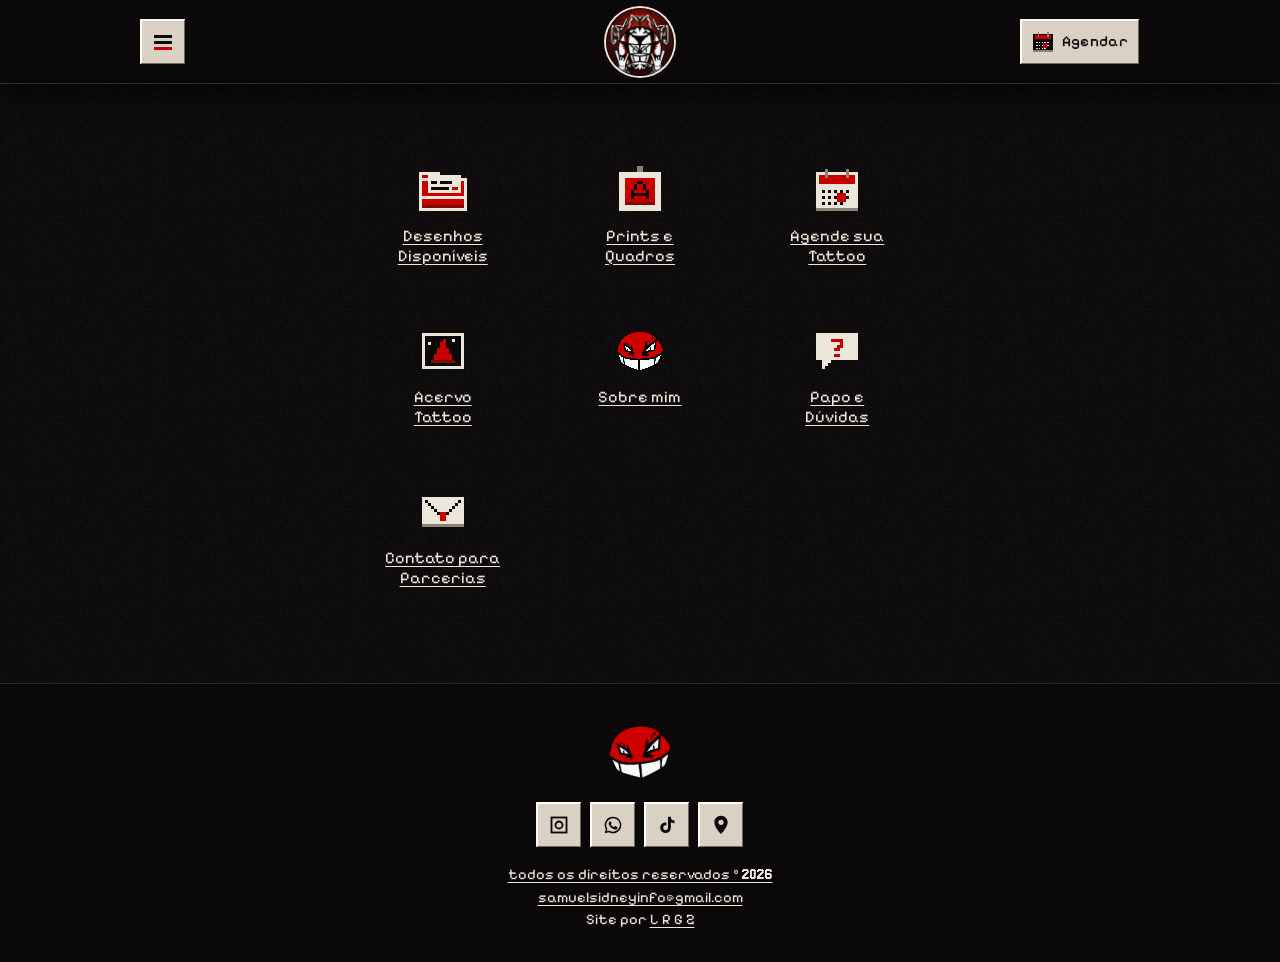
<file: index.html>
<!DOCTYPE html>
<html lang="pt-BR">
<head>
  <meta charset="UTF-8">
<meta name="google-site-verification" content="l8M4vYDpH1F7GZrXWkoYZ76UAj-CQ0t8U4te5LomdzE">
  <meta name="viewport" content="width=device-width, initial-scale=1, viewport-fit=cover">
  <title>Samtto | Tatuador em Manaus · Tatupunk</title>
  <meta name="description" content="Samtto é tatuador em Manaus: tatupunk, ignorant style e neotribal. Veja o acervo, os desenhos disponíveis e agende sua tattoo pelo WhatsApp.">
  <meta name="theme-color" content="#0a0808">
  <meta name="robots" content="index, follow, max-image-preview:large">
  <meta name="author" content="Samtto">
  <meta name="geo.region" content="BR-AM">
  <meta name="geo.placename" content="Manaus">
  <link rel="canonical" href="https://samtto.com.br/">
  <meta property="og:type" content="website">
  <meta property="og:title" content="Samtto | Tatuador em Manaus · Tatupunk">
  <meta property="og:description" content="Samtto é tatuador em Manaus: tatupunk, ignorant style e neotribal. Veja o acervo, os desenhos disponíveis e agende sua tattoo pelo WhatsApp.">
  <meta property="og:url" content="https://samtto.com.br/">
  <meta property="og:image" content="https://samtto.com.br/assets/img/og-samtto-desktop.jpg">
  <meta property="og:image:secure_url" content="https://samtto.com.br/assets/img/og-samtto-desktop.jpg">
  <meta property="og:image:type" content="image/jpeg">
  <meta property="og:image:width" content="1200">
  <meta property="og:image:height" content="630">
  <meta property="og:image:alt" content="Janela samtto.exe com o logo do Samtto e os ícones do site: desenhos disponíveis, agenda, acervo, sobre, dúvidas e parcerias">
  <meta property="og:site_name" content="Samtto Tatupunk">
  <meta property="og:locale" content="pt_BR">
  <meta name="twitter:card" content="summary_large_image">
  <link rel="icon" href="assets/img/favicon-32.png" sizes="32x32" type="image/png">
  <link rel="apple-touch-icon" href="assets/img/icon-192.png">
  <link rel="manifest" href="manifest.webmanifest">
  <link rel="preconnect" href="https://fonts.googleapis.com">
  <link rel="preconnect" href="https://fonts.gstatic.com" crossorigin>
  <link href="https://fonts.googleapis.com/css2?family=Pixelify+Sans:wght@400;500&family=Rubik+Dirt&family=Sedgwick+Ave+Display&family=IBM+Plex+Sans:wght@400;500&display=swap" rel="stylesheet">
  <link rel="stylesheet" href="css/style.css?v=20261109a">
  <script>document.documentElement.classList.add("js")</script>
  <script type="application/ld+json">
  {"@context": "https://schema.org", "@graph": [{"@type": "TattooParlor", "@id": "https://samtto.com.br/#samtto", "name": "Samtto", "alternateName": ["Samtto Tatupunk", "@ssamtto"], "description": "Samtto é tatuador em Manaus (AM): tatupunk, ignorant style, neotribal e arte underground. Desenhos disponíveis, tatuagem sob encomenda e parcerias.", "url": "https://samtto.com.br/", "image": "https://samtto.com.br/assets/img/og-samtto-desktop.jpg", "logo": "https://samtto.com.br/assets/brand/logo.webp", "telephone": "+55 92 99407-5239", "email": "samuelsidneyinfo@gmail.com", "priceRange": "R$ 200 a R$ 1.000", "address": {"@type": "PostalAddress", "addressLocality": "Manaus", "addressRegion": "AM", "addressCountry": "BR"}, "areaServed": {"@type": "City", "name": "Manaus"}, "knowsAbout": ["tatuagem", "tatupunk", "ignorant style", "neotribal", "tatuagem autoral", "flash tattoo"], "sameAs": ["https://www.instagram.com/ssamtto/", "https://www.tiktok.com/@ssamttoo"]}, {"@type": "WebSite", "@id": "https://samtto.com.br/#site", "url": "https://samtto.com.br/", "name": "Samtto", "inLanguage": "pt-BR", "publisher": {"@id": "https://samtto.com.br/#samtto"}}]}
  </script>
</head>
<body><!--email_off-->
<a class="skip" href="#conteudo">Pular para o conteúdo</a>
<div class="grain" aria-hidden="true"></div>
<header class="header">
  <div class="wrap header__in">
    <button class="btn icon-btn" type="button" data-start aria-expanded="false" aria-controls="start" aria-label="Abrir menu"><svg class="px" viewBox="0 0 16 16" shape-rendering="crispEdges" aria-hidden="true"><rect x="2" y="3" width="12" height="2" fill="#0a0808"/><rect x="2" y="7" width="12" height="2" fill="#0a0808"/><rect x="2" y="11" width="12" height="2" fill="#c80000"/></svg></button>
    <a class="header__logo" href="/" aria-label="Samtto, início"><img src="assets/brand/logo-nav.webp" alt="" width="72" height="72"></a>
    <a class="btn head-cta" href="/orcamento" aria-label="Agendar tattoo"><svg class="px" viewBox="0 0 16 16" shape-rendering="crispEdges" aria-hidden="true"><rect x="1" y="2" width="14" height="13" fill="#0a0808"/><rect x="2" y="3" width="12" height="3" fill="#c80000"/><rect x="4" y="1" width="1" height="3" fill="#8a8378"/><rect x="11" y="1" width="1" height="3" fill="#8a8378"/><rect x="3" y="8" width="1" height="1" fill="#ece6da"/><rect x="5" y="8" width="1" height="1" fill="#ece6da"/><rect x="7" y="8" width="1" height="1" fill="#ece6da"/><rect x="9" y="8" width="1" height="1" fill="#ece6da"/><rect x="11" y="8" width="1" height="1" fill="#ece6da"/><rect x="3" y="10" width="1" height="1" fill="#ece6da"/><rect x="5" y="10" width="1" height="1" fill="#ece6da"/><rect x="7" y="10" width="1" height="1" fill="#ece6da"/><rect x="11" y="10" width="1" height="1" fill="#ece6da"/><rect x="3" y="12" width="1" height="1" fill="#ece6da"/><rect x="5" y="12" width="1" height="1" fill="#ece6da"/><rect x="7" y="12" width="1" height="1" fill="#ece6da"/><rect x="9" y="12" width="1" height="1" fill="#ece6da"/><rect x="8" y="9" width="3" height="3" fill="#c80000"/><rect x="1" y="14" width="14" height="1" fill="#8a8378"/></svg><span>Agendar</span></a>
  </div>
</header>
<div class="start" id="start" data-start-root>
  <nav class="start__panel bevel" aria-label="Menu">
    <div class="start__band"><span>Samtto</span></div>
    <div class="start__body">
      <ul class="start__list">
<li><a class="start__link" href="/"><img class="px" src="assets/brand/logo-sm.webp" alt="" width="32" height="32" style="border-radius:50%"><span>Início</span></a></li>
<li class="start__sep" role="separator"></li>
<li><a class="start__link" href="/disponiveis"><svg class="px" viewBox="0 0 16 16" shape-rendering="crispEdges" aria-hidden="true"><rect x="0" y="2" width="7" height="3" fill="#0a0808"/><rect x="1" y="3" width="5" height="2" fill="#c80000"/><rect x="0" y="4" width="16" height="11" fill="#0a0808"/><rect x="1" y="5" width="14" height="9" fill="#c80000"/><rect x="3" y="3" width="11" height="6" fill="#0a0808"/><rect x="4" y="5" width="2" height="1" fill="#ece6da"/><rect x="7" y="5" width="4" height="1" fill="#ece6da"/><rect x="4" y="7" width="6" height="1" fill="#ece6da"/><rect x="11" y="7" width="2" height="1" fill="#c80000"/><rect x="0" y="10" width="16" height="5" fill="#0a0808"/><rect x="1" y="11" width="14" height="3" fill="#c80000"/><rect x="1" y="13" width="14" height="1" fill="#7e0c02"/></svg><span>Desenhos disponíveis</span></a></li>
<li><a class="start__link" href="/prints"><svg class="px" viewBox="0 0 16 16" shape-rendering="crispEdges" aria-hidden="true"><rect x="7" y="0" width="2" height="2" fill="#8a8378"/><rect x="1" y="2" width="14" height="13" fill="#0a0808"/><rect x="3" y="4" width="10" height="9" fill="#c80000"/><rect x="7" y="5" width="2" height="1" fill="#ece6da"/><rect x="6" y="6" width="1" height="2" fill="#ece6da"/><rect x="9" y="6" width="1" height="2" fill="#ece6da"/><rect x="5" y="8" width="1" height="3" fill="#ece6da"/><rect x="10" y="8" width="1" height="3" fill="#ece6da"/><rect x="6" y="9" width="4" height="1" fill="#ece6da"/><rect x="3" y="12" width="10" height="1" fill="#7e0c02"/></svg><span>Prints e quadros</span></a></li>
<li><a class="start__link" href="/orcamento"><svg class="px" viewBox="0 0 16 16" shape-rendering="crispEdges" aria-hidden="true"><rect x="1" y="2" width="14" height="13" fill="#0a0808"/><rect x="2" y="3" width="12" height="3" fill="#c80000"/><rect x="4" y="1" width="1" height="3" fill="#8a8378"/><rect x="11" y="1" width="1" height="3" fill="#8a8378"/><rect x="3" y="8" width="1" height="1" fill="#ece6da"/><rect x="5" y="8" width="1" height="1" fill="#ece6da"/><rect x="7" y="8" width="1" height="1" fill="#ece6da"/><rect x="9" y="8" width="1" height="1" fill="#ece6da"/><rect x="11" y="8" width="1" height="1" fill="#ece6da"/><rect x="3" y="10" width="1" height="1" fill="#ece6da"/><rect x="5" y="10" width="1" height="1" fill="#ece6da"/><rect x="7" y="10" width="1" height="1" fill="#ece6da"/><rect x="11" y="10" width="1" height="1" fill="#ece6da"/><rect x="3" y="12" width="1" height="1" fill="#ece6da"/><rect x="5" y="12" width="1" height="1" fill="#ece6da"/><rect x="7" y="12" width="1" height="1" fill="#ece6da"/><rect x="9" y="12" width="1" height="1" fill="#ece6da"/><rect x="8" y="9" width="3" height="3" fill="#c80000"/><rect x="1" y="14" width="14" height="1" fill="#8a8378"/></svg><span>Agende sua tattoo</span></a></li>
<li><a class="start__link" href="/portfolio"><svg class="px" viewBox="0 0 16 16" shape-rendering="crispEdges" aria-hidden="true"><rect x="1" y="2" width="14" height="12" fill="#0a0808"/><rect x="2" y="3" width="12" height="10" fill="#ece6da"/><rect x="7" y="5" width="2" height="7" fill="#c80000"/><rect x="6" y="7" width="4" height="5" fill="#c80000"/><rect x="5" y="9" width="6" height="3" fill="#c80000"/><rect x="8" y="4" width="1" height="1" fill="#c80000"/><rect x="4" y="11" width="8" height="1" fill="#7e0c02"/><rect x="11" y="4" width="1" height="1" fill="#0a0808"/><rect x="3" y="5" width="1" height="1" fill="#0a0808"/></svg><span>Acervo tattoo</span></a></li>
<li><a class="start__link" href="/sobre"><img class="px" src="assets/brand/face.png" alt="" width="48" height="48"><span>Sobre mim</span></a></li>
<li><a class="start__link" href="/papo"><svg class="px" viewBox="0 0 16 16" shape-rendering="crispEdges" aria-hidden="true"><rect x="1" y="2" width="14" height="9" fill="#0a0808"/><rect x="3" y="11" width="3" height="1" fill="#0a0808"/><rect x="3" y="12" width="2" height="1" fill="#0a0808"/><rect x="3" y="13" width="1" height="1" fill="#0a0808"/><rect x="6" y="4" width="4" height="1" fill="#c80000"/><rect x="9" y="5" width="1" height="2" fill="#c80000"/><rect x="8" y="6" width="1" height="1" fill="#c80000"/><rect x="7" y="7" width="2" height="1" fill="#c80000"/><rect x="7" y="9" width="2" height="1" fill="#c80000"/></svg><span>Papo e dúvidas</span></a></li>
<li><a class="start__link" href="#" data-wa="Salve Samtto! Quero propor uma parceria."><svg class="px" viewBox="0 0 16 16" shape-rendering="crispEdges" aria-hidden="true"><rect x="1" y="3" width="14" height="10" fill="#0a0808"/><rect x="2" y="4" width="1" height="1" fill="#ece6da"/><rect x="3" y="5" width="1" height="1" fill="#ece6da"/><rect x="4" y="6" width="1" height="1" fill="#ece6da"/><rect x="5" y="7" width="1" height="1" fill="#ece6da"/><rect x="6" y="8" width="1" height="1" fill="#ece6da"/><rect x="9" y="8" width="1" height="1" fill="#ece6da"/><rect x="10" y="7" width="1" height="1" fill="#ece6da"/><rect x="11" y="6" width="1" height="1" fill="#ece6da"/><rect x="12" y="5" width="1" height="1" fill="#ece6da"/><rect x="13" y="4" width="1" height="1" fill="#ece6da"/><rect x="7" y="8" width="2" height="3" fill="#c80000"/><rect x="1" y="12" width="14" height="1" fill="#8a8378"/></svg><span>Parcerias</span></a></li>
<li><a class="start__link" href="https://www.instagram.com/ssamtto/" target="_blank" rel="noopener"><svg class="px" viewBox="0 0 16 16" shape-rendering="crispEdges" aria-hidden="true"><rect x="4" y="3" width="4" height="1" fill="#0a0808"/><rect x="1" y="4" width="14" height="10" fill="#0a0808"/><rect x="2" y="5" width="12" height="8" fill="#ece6da"/><rect x="5" y="6" width="6" height="6" fill="#0a0808"/><rect x="6" y="7" width="4" height="4" fill="#c80000"/><rect x="7" y="8" width="2" height="2" fill="#ece6da"/><rect x="11" y="6" width="2" height="1" fill="#c80000"/></svg><span>Instagram</span></a></li>
      </ul>
      <p class="start__foot">Manaus · AM · Estúdio Maniva</p>
    </div>
  </nav>
</div>
<main id="conteudo">

<section class="home">
  <div class="wrap">
    <h1 class="sr-only">Samtto, tatuador em Manaus</h1>
    <ul class="desktop" data-desktop>
<li><a class="dicon" href="/disponiveis"><span class="dicon__img"><svg class="px" viewBox="0 0 16 16" shape-rendering="crispEdges" aria-hidden="true"><rect x="0" y="2" width="7" height="3" fill="#ece6da"/><rect x="1" y="3" width="5" height="2" fill="#c80000"/><rect x="0" y="4" width="16" height="11" fill="#ece6da"/><rect x="1" y="5" width="14" height="9" fill="#c80000"/><rect x="3" y="3" width="11" height="6" fill="#ece6da"/><rect x="4" y="5" width="2" height="1" fill="#0a0808"/><rect x="7" y="5" width="4" height="1" fill="#0a0808"/><rect x="4" y="7" width="6" height="1" fill="#0a0808"/><rect x="11" y="7" width="2" height="1" fill="#c80000"/><rect x="0" y="10" width="16" height="5" fill="#ece6da"/><rect x="1" y="11" width="14" height="3" fill="#c80000"/><rect x="1" y="13" width="14" height="1" fill="#7e0c02"/></svg></span><span class="dicon__label">Desenhos<br>Disponíveis</span></a></li>
<li><a class="dicon" href="/prints"><span class="dicon__img"><svg class="px" viewBox="0 0 16 16" shape-rendering="crispEdges" aria-hidden="true"><rect x="7" y="0" width="2" height="2" fill="#8a8378"/><rect x="1" y="2" width="14" height="13" fill="#ece6da"/><rect x="3" y="4" width="10" height="9" fill="#c80000"/><rect x="7" y="5" width="2" height="1" fill="#0a0808"/><rect x="6" y="6" width="1" height="2" fill="#0a0808"/><rect x="9" y="6" width="1" height="2" fill="#0a0808"/><rect x="5" y="8" width="1" height="3" fill="#0a0808"/><rect x="10" y="8" width="1" height="3" fill="#0a0808"/><rect x="6" y="9" width="4" height="1" fill="#0a0808"/><rect x="3" y="12" width="10" height="1" fill="#7e0c02"/></svg></span><span class="dicon__label">Prints e<br>Quadros</span></a></li>
<li><a class="dicon" href="/orcamento"><span class="dicon__img"><svg class="px" viewBox="0 0 16 16" shape-rendering="crispEdges" aria-hidden="true"><rect x="1" y="2" width="14" height="13" fill="#ece6da"/><rect x="2" y="3" width="12" height="3" fill="#c80000"/><rect x="4" y="1" width="1" height="3" fill="#8a8378"/><rect x="11" y="1" width="1" height="3" fill="#8a8378"/><rect x="3" y="8" width="1" height="1" fill="#0a0808"/><rect x="5" y="8" width="1" height="1" fill="#0a0808"/><rect x="7" y="8" width="1" height="1" fill="#0a0808"/><rect x="9" y="8" width="1" height="1" fill="#0a0808"/><rect x="11" y="8" width="1" height="1" fill="#0a0808"/><rect x="3" y="10" width="1" height="1" fill="#0a0808"/><rect x="5" y="10" width="1" height="1" fill="#0a0808"/><rect x="7" y="10" width="1" height="1" fill="#0a0808"/><rect x="11" y="10" width="1" height="1" fill="#0a0808"/><rect x="3" y="12" width="1" height="1" fill="#0a0808"/><rect x="5" y="12" width="1" height="1" fill="#0a0808"/><rect x="7" y="12" width="1" height="1" fill="#0a0808"/><rect x="9" y="12" width="1" height="1" fill="#0a0808"/><rect x="8" y="9" width="3" height="3" fill="#c80000"/><rect x="1" y="14" width="14" height="1" fill="#8a8378"/></svg></span><span class="dicon__label">Agende sua<br>Tattoo</span></a></li>
<li><a class="dicon" href="/portfolio"><span class="dicon__img"><svg class="px" viewBox="0 0 16 16" shape-rendering="crispEdges" aria-hidden="true"><rect x="1" y="2" width="14" height="12" fill="#ece6da"/><rect x="2" y="3" width="12" height="10" fill="#0a0808"/><rect x="7" y="5" width="2" height="7" fill="#c80000"/><rect x="6" y="7" width="4" height="5" fill="#c80000"/><rect x="5" y="9" width="6" height="3" fill="#c80000"/><rect x="8" y="4" width="1" height="1" fill="#c80000"/><rect x="4" y="11" width="8" height="1" fill="#7e0c02"/><rect x="11" y="4" width="1" height="1" fill="#ece6da"/><rect x="3" y="5" width="1" height="1" fill="#ece6da"/></svg></span><span class="dicon__label">Acervo<br>Tattoo</span></a></li>
<li><a class="dicon" href="/sobre"><span class="dicon__img"><img class="px" src="assets/brand/face.png" alt="" width="48" height="48"></span><span class="dicon__label">Sobre mim</span></a></li>
<li><a class="dicon" href="/papo"><span class="dicon__img"><svg class="px" viewBox="0 0 16 16" shape-rendering="crispEdges" aria-hidden="true"><rect x="1" y="2" width="14" height="9" fill="#ece6da"/><rect x="3" y="11" width="3" height="1" fill="#ece6da"/><rect x="3" y="12" width="2" height="1" fill="#ece6da"/><rect x="3" y="13" width="1" height="1" fill="#ece6da"/><rect x="6" y="4" width="4" height="1" fill="#c80000"/><rect x="9" y="5" width="1" height="2" fill="#c80000"/><rect x="8" y="6" width="1" height="1" fill="#c80000"/><rect x="7" y="7" width="2" height="1" fill="#c80000"/><rect x="7" y="9" width="2" height="1" fill="#c80000"/></svg></span><span class="dicon__label">Papo e<br>Dúvidas</span></a></li>
<li><a class="dicon" href="#" data-wa="Salve Samtto! Quero propor uma parceria."><span class="dicon__img"><svg class="px" viewBox="0 0 16 16" shape-rendering="crispEdges" aria-hidden="true"><rect x="1" y="3" width="14" height="10" fill="#ece6da"/><rect x="2" y="4" width="1" height="1" fill="#0a0808"/><rect x="3" y="5" width="1" height="1" fill="#0a0808"/><rect x="4" y="6" width="1" height="1" fill="#0a0808"/><rect x="5" y="7" width="1" height="1" fill="#0a0808"/><rect x="6" y="8" width="1" height="1" fill="#0a0808"/><rect x="9" y="8" width="1" height="1" fill="#0a0808"/><rect x="10" y="7" width="1" height="1" fill="#0a0808"/><rect x="11" y="6" width="1" height="1" fill="#0a0808"/><rect x="12" y="5" width="1" height="1" fill="#0a0808"/><rect x="13" y="4" width="1" height="1" fill="#0a0808"/><rect x="7" y="8" width="2" height="3" fill="#c80000"/><rect x="1" y="12" width="14" height="1" fill="#8a8378"/></svg></span><span class="dicon__label">Contato para<br>Parcerias</span></a></li>
    </ul>
  </div>
</section>
</main>
<footer class="footer">
  <div class="wrap">
    <img class="footer__face" src="assets/brand/face.png" alt="" width="64" height="64" loading="lazy">
    <ul class="socials">
      <li><a class="btn" href="https://www.instagram.com/ssamtto/" target="_blank" rel="noopener" aria-label="Instagram"><svg viewBox="0 0 24 24" fill="none" stroke="currentColor" stroke-width="2.2" aria-hidden="true"><rect x="3" y="3" width="18" height="18"/><circle cx="12" cy="12" r="4.2"/><path d="M17.5 6.5h.01" stroke-width="3"/></svg></a></li>
      <li><a class="btn" href="#" data-wa="Salve Samtto! Vim pelo site." aria-label="WhatsApp"><svg viewBox="0 0 24 24" fill="currentColor" aria-hidden="true"><path d="M12 2a10 10 0 0 0-8.6 15.1L2 22l5-1.3A10 10 0 1 0 12 2Zm0 18.2a8.2 8.2 0 0 1-4.2-1.2l-.3-.2-3 .8.8-2.9-.2-.3A8.2 8.2 0 1 1 12 20.2Zm4.5-6.1c-.2-.1-1.5-.7-1.7-.8-.2-.1-.4-.1-.6.1l-.8 1c-.1.2-.3.2-.5.1a6.7 6.7 0 0 1-3.3-2.9c-.3-.4.2-.4.7-1.3.1-.2 0-.3 0-.4l-.8-1.8c-.2-.5-.4-.4-.6-.4h-.5a1 1 0 0 0-.7.3 3 3 0 0 0-.9 2.2 5.2 5.2 0 0 0 1.1 2.7 11.8 11.8 0 0 0 4.5 4c1.7.7 2.4.8 3.2.6a2.8 2.8 0 0 0 1.8-1.3 2.3 2.3 0 0 0 .2-1.3c-.1-.1-.3-.2-.5-.3Z"/></svg></a></li>
      <li><a class="btn" href="https://www.tiktok.com/@ssamttoo" target="_blank" rel="noopener" aria-label="TikTok"><svg viewBox="0 0 24 24" fill="currentColor" aria-hidden="true"><path d="M16.6 2h-3.4v13.3a2.9 2.9 0 1 1-2.9-2.9c.3 0 .6 0 .9.1V9a6.4 6.4 0 1 0 5.4 6.3V8.6a8 8 0 0 0 4.4 1.4V6.6a4.5 4.5 0 0 1-4.4-4.6Z"/></svg></a></li>
      <li><a class="btn" href="https://www.instagram.com/manivatattoo/" target="_blank" rel="noopener" aria-label="Estúdio Maniva"><svg viewBox="0 0 24 24" fill="currentColor" aria-hidden="true"><path d="M12 1C7.6 1 4 4.5 4 8.8 4 14.7 12 23 12 23s8-8.3 8-14.2C20 4.5 16.4 1 12 1Zm0 11a3.2 3.2 0 1 1 0-6.4 3.2 3.2 0 0 1 0 6.4Z"/></svg></a></li>
    </ul>
    <div class="footer__copy">
      <p><a href="/">todos os direitos reservados © 2026</a></p>
      <p><a href="mailto:samuelsidneyinfo@gmail.com">samuelsidneyinfo@gmail.com</a></p>
      <p>Site por <a href="https://lrgz.com.br" target="_blank" rel="noopener">L R G Z</a></p>
    </div>
  </div>
</footer>
<script src="js/main.js?v=20261109a" defer></script>
<!--/email_off--></body>
</html>
</file>
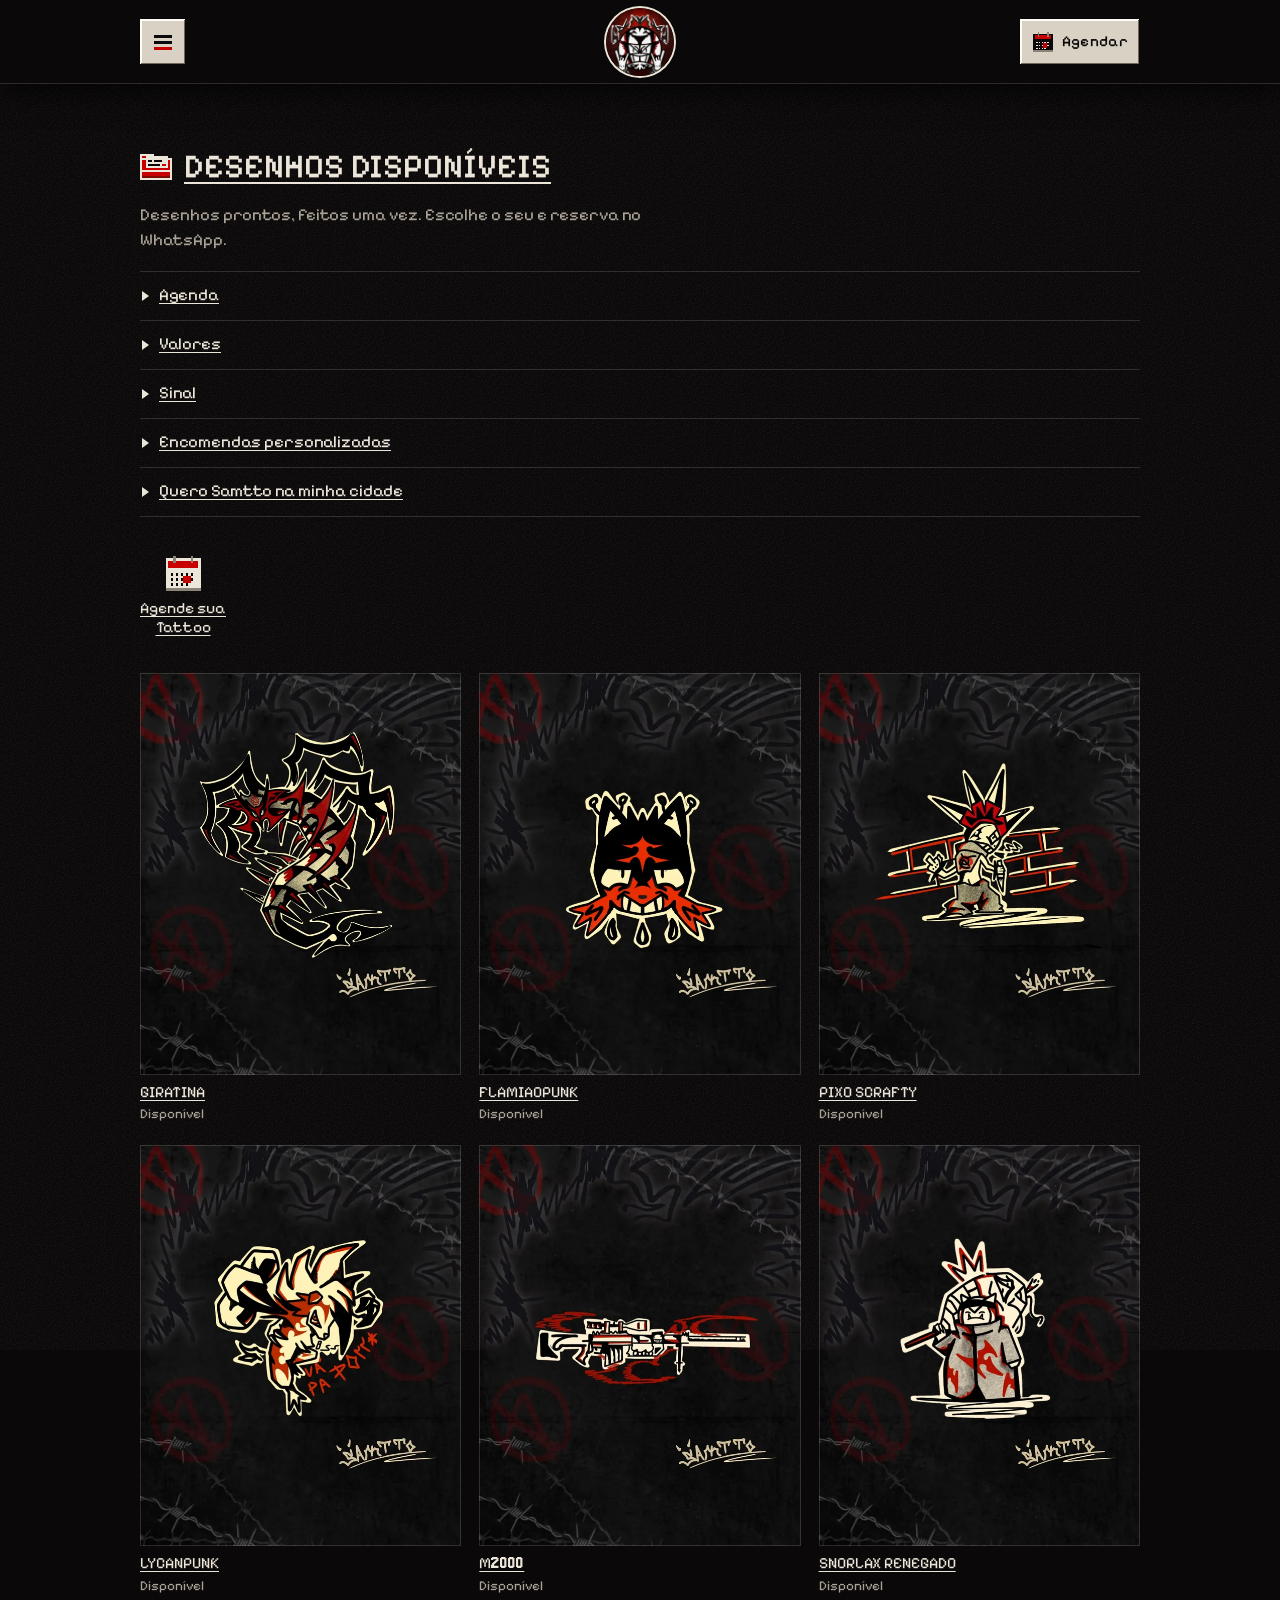
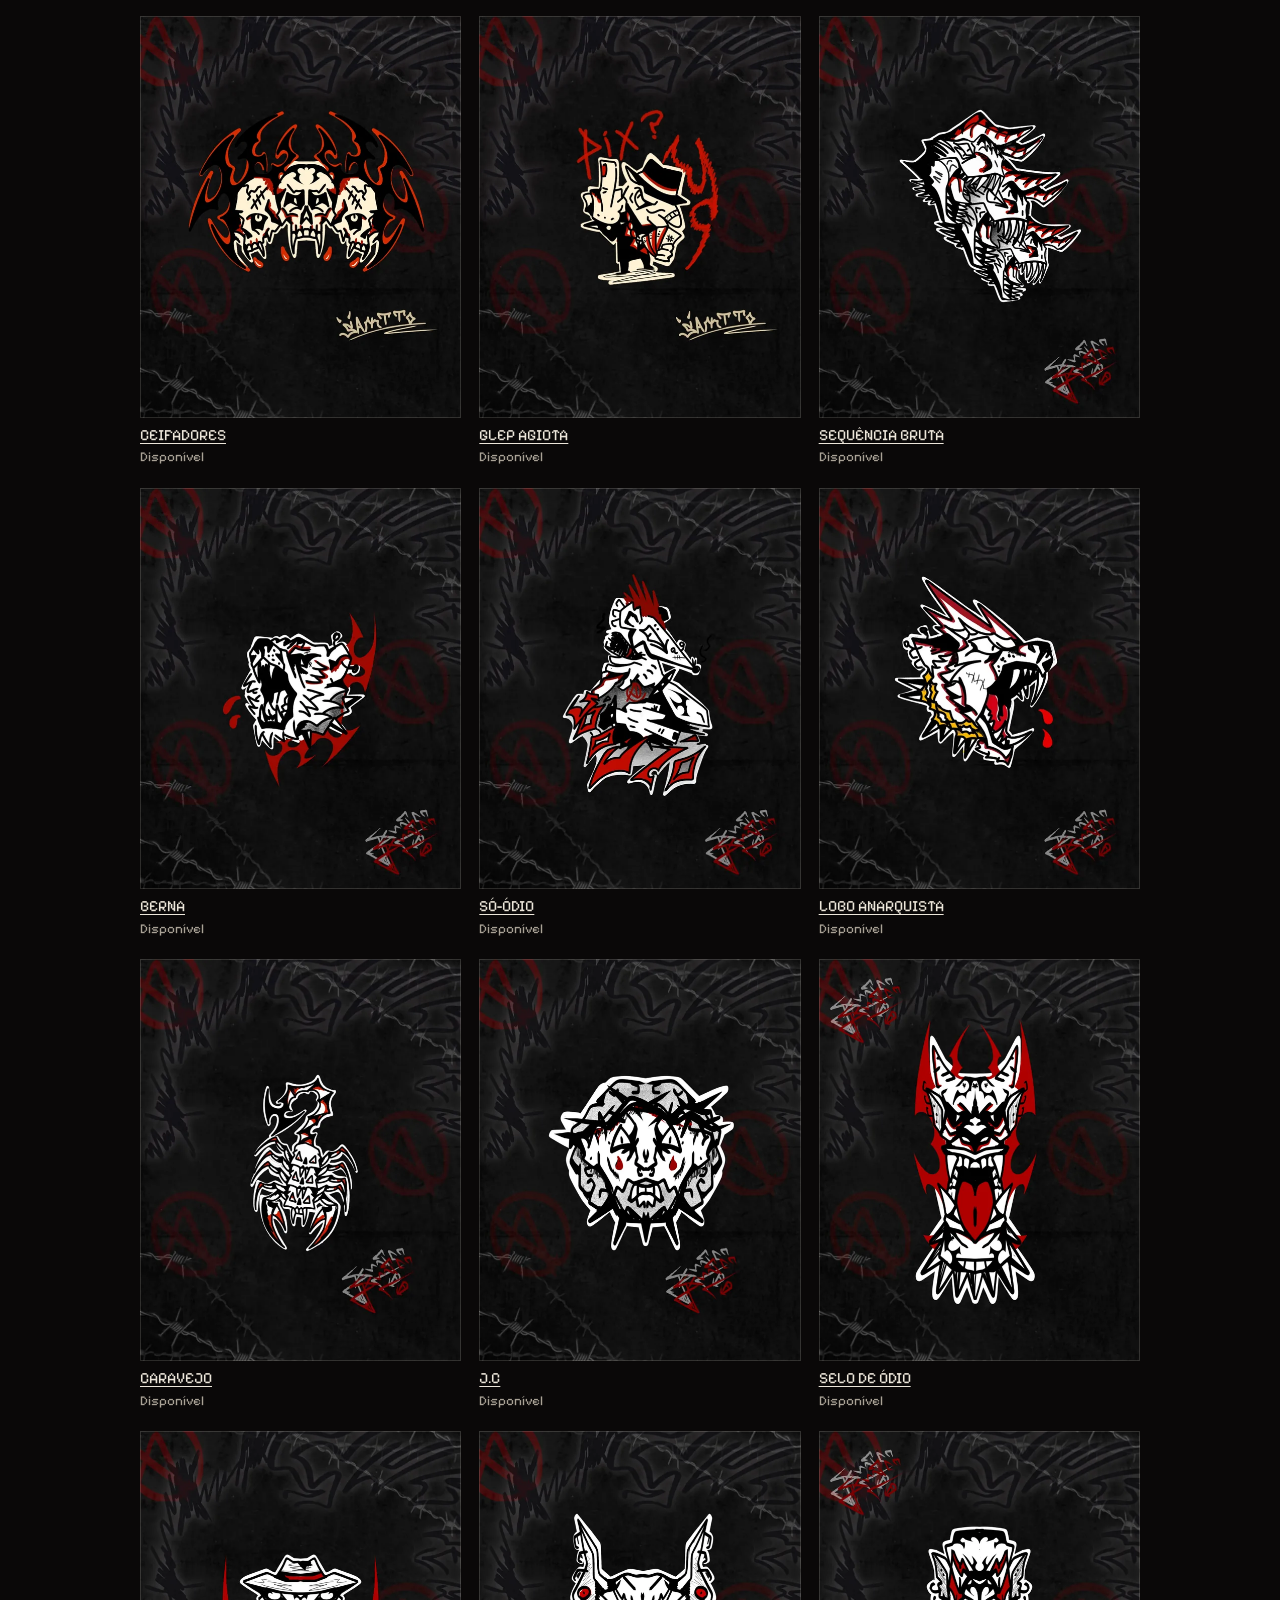
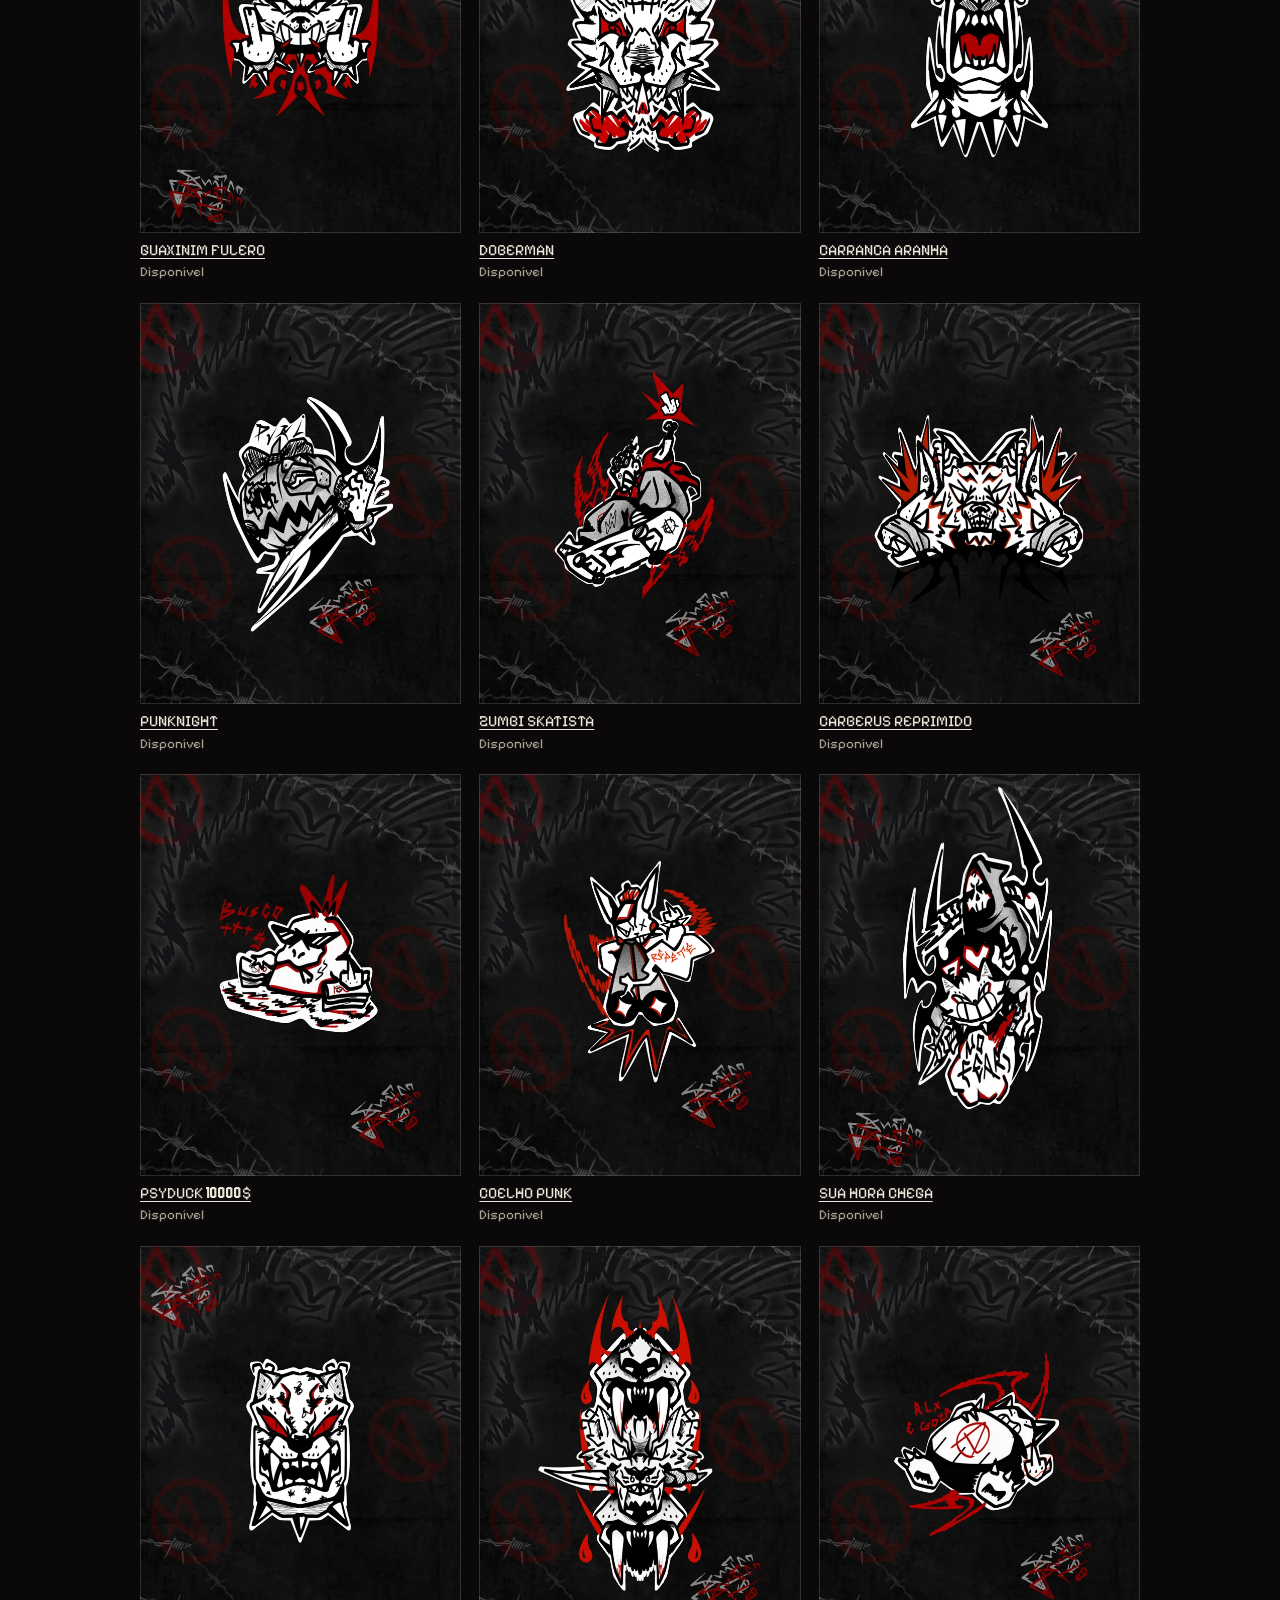
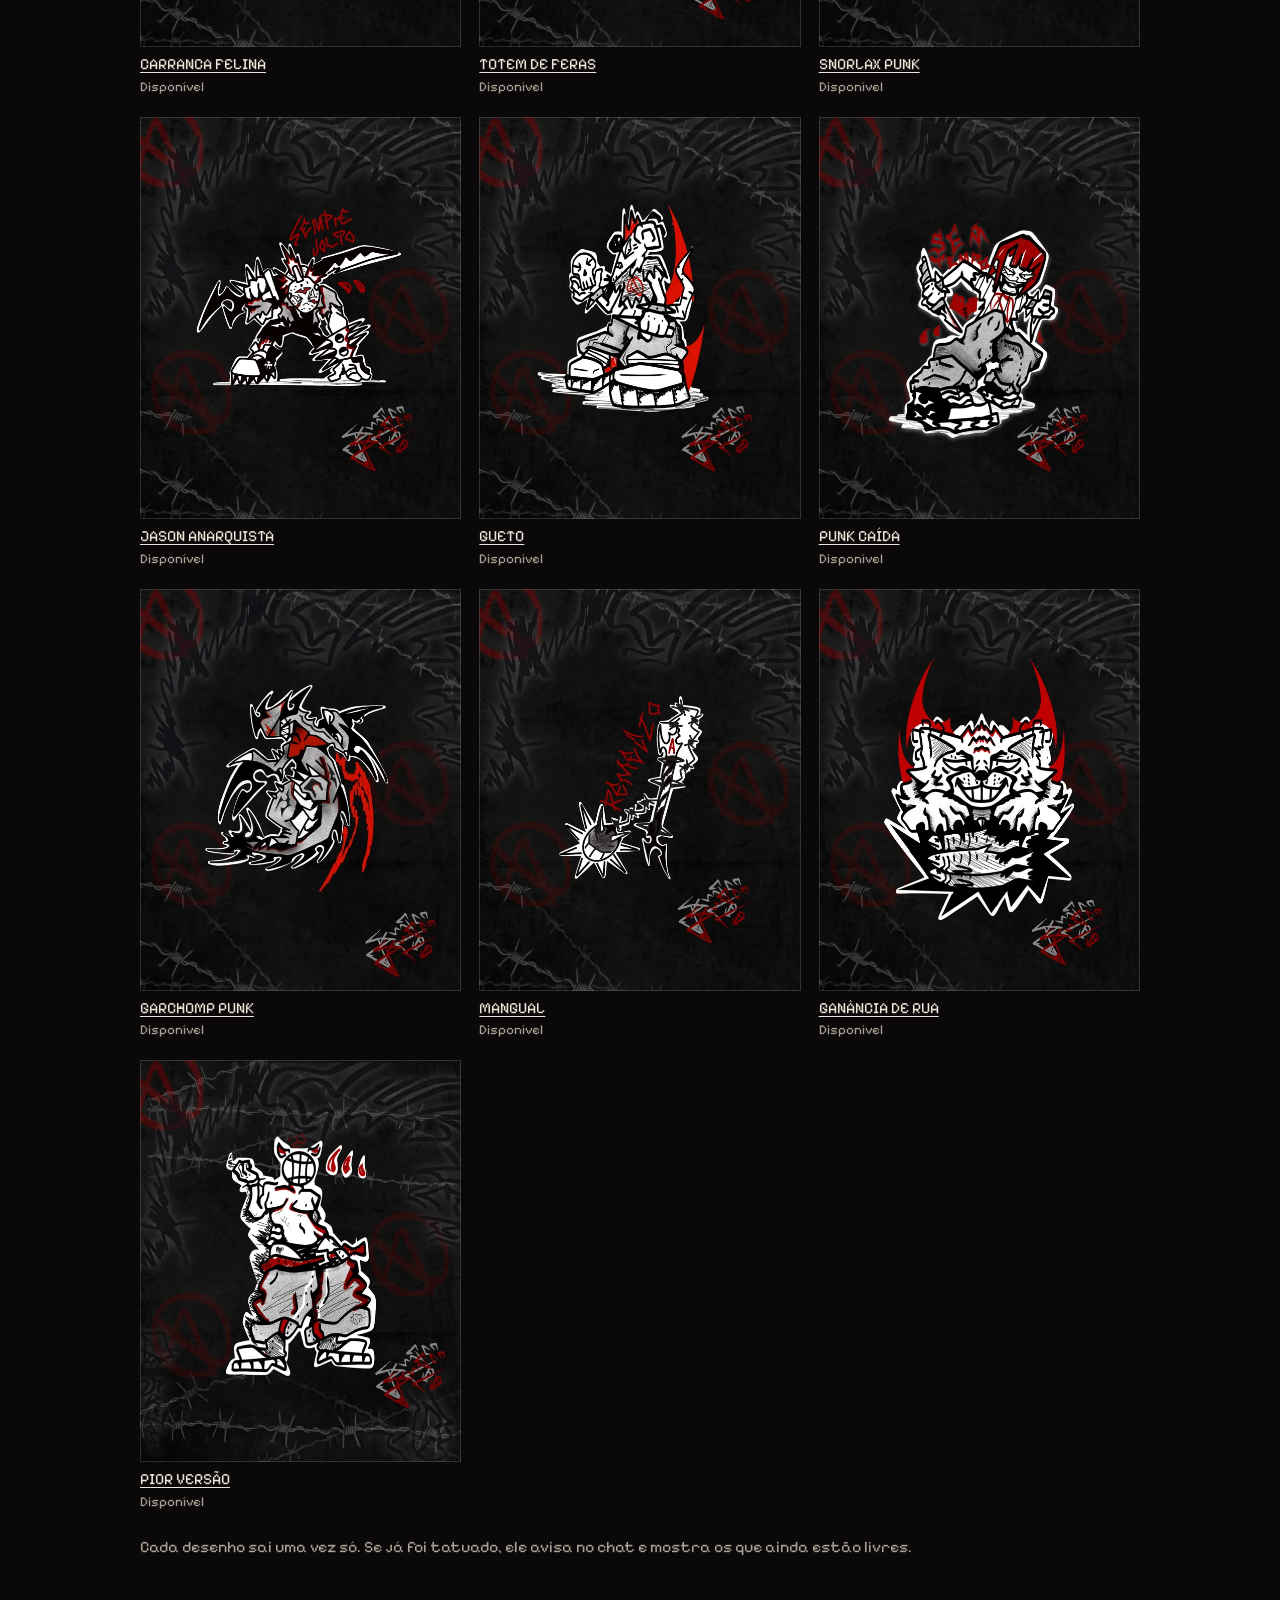
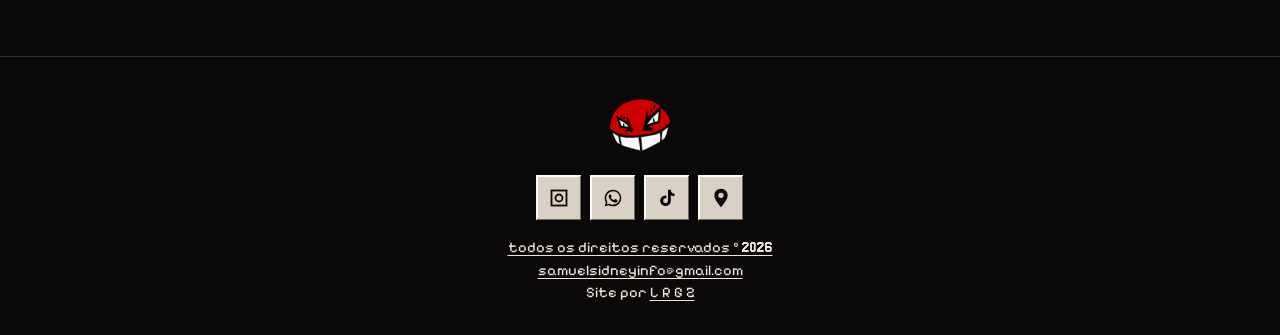
<file: disponiveis.html>
<!DOCTYPE html>
<html lang="pt-BR">
<head>
  <meta charset="UTF-8">
  <meta name="viewport" content="width=device-width, initial-scale=1, viewport-fit=cover">
  <title>Desenhos disponíveis | Samtto Tatupunk</title>
  <meta name="description" content="Desenhos disponíveis do Samtto para tatuar em Manaus. Reserva pelo WhatsApp.">
  <meta name="theme-color" content="#0a0808">
  <meta name="robots" content="index, follow, max-image-preview:large">
  <meta name="author" content="Samtto">
  <meta name="geo.region" content="BR-AM">
  <meta name="geo.placename" content="Manaus">
  <link rel="canonical" href="https://samtto.com.br/disponiveis">
  <meta property="og:type" content="website">
  <meta property="og:title" content="Desenhos disponíveis | Samtto Tatupunk">
  <meta property="og:description" content="Desenhos disponíveis do Samtto para tatuar em Manaus. Reserva pelo WhatsApp.">
  <meta property="og:url" content="https://samtto.com.br/disponiveis">
  <meta property="og:image" content="https://samtto.com.br/assets/img/og-samtto-desktop.jpg">
  <meta property="og:image:secure_url" content="https://samtto.com.br/assets/img/og-samtto-desktop.jpg">
  <meta property="og:image:type" content="image/jpeg">
  <meta property="og:image:width" content="1200">
  <meta property="og:image:height" content="630">
  <meta property="og:image:alt" content="Janela samtto.exe com o logo do Samtto e os ícones do site: desenhos disponíveis, agenda, acervo, sobre, dúvidas e parcerias">
  <meta property="og:site_name" content="Samtto Tatupunk">
  <meta property="og:locale" content="pt_BR">
  <meta name="twitter:card" content="summary_large_image">
  <link rel="icon" href="assets/img/favicon-32.png" sizes="32x32" type="image/png">
  <link rel="apple-touch-icon" href="assets/img/icon-192.png">
  <link rel="manifest" href="manifest.webmanifest">
  <link rel="preconnect" href="https://fonts.googleapis.com">
  <link rel="preconnect" href="https://fonts.gstatic.com" crossorigin>
  <link href="https://fonts.googleapis.com/css2?family=Pixelify+Sans:wght@400;500&family=Rubik+Dirt&family=Sedgwick+Ave+Display&family=IBM+Plex+Sans:wght@400;500&display=swap" rel="stylesheet">
  <link rel="stylesheet" href="css/style.css?v=20261109a">
  <script>document.documentElement.classList.add("js")</script>
</head>
<body><!--email_off-->
<a class="skip" href="#conteudo">Pular para o conteúdo</a>
<div class="grain" aria-hidden="true"></div>
<header class="header">
  <div class="wrap header__in">
    <button class="btn icon-btn" type="button" data-start aria-expanded="false" aria-controls="start" aria-label="Abrir menu"><svg class="px" viewBox="0 0 16 16" shape-rendering="crispEdges" aria-hidden="true"><rect x="2" y="3" width="12" height="2" fill="#0a0808"/><rect x="2" y="7" width="12" height="2" fill="#0a0808"/><rect x="2" y="11" width="12" height="2" fill="#c80000"/></svg></button>
    <a class="header__logo" href="/" aria-label="Samtto, início"><img src="assets/brand/logo-nav.webp" alt="" width="72" height="72"></a>
    <a class="btn head-cta" href="/orcamento" aria-label="Agendar tattoo"><svg class="px" viewBox="0 0 16 16" shape-rendering="crispEdges" aria-hidden="true"><rect x="1" y="2" width="14" height="13" fill="#0a0808"/><rect x="2" y="3" width="12" height="3" fill="#c80000"/><rect x="4" y="1" width="1" height="3" fill="#8a8378"/><rect x="11" y="1" width="1" height="3" fill="#8a8378"/><rect x="3" y="8" width="1" height="1" fill="#ece6da"/><rect x="5" y="8" width="1" height="1" fill="#ece6da"/><rect x="7" y="8" width="1" height="1" fill="#ece6da"/><rect x="9" y="8" width="1" height="1" fill="#ece6da"/><rect x="11" y="8" width="1" height="1" fill="#ece6da"/><rect x="3" y="10" width="1" height="1" fill="#ece6da"/><rect x="5" y="10" width="1" height="1" fill="#ece6da"/><rect x="7" y="10" width="1" height="1" fill="#ece6da"/><rect x="11" y="10" width="1" height="1" fill="#ece6da"/><rect x="3" y="12" width="1" height="1" fill="#ece6da"/><rect x="5" y="12" width="1" height="1" fill="#ece6da"/><rect x="7" y="12" width="1" height="1" fill="#ece6da"/><rect x="9" y="12" width="1" height="1" fill="#ece6da"/><rect x="8" y="9" width="3" height="3" fill="#c80000"/><rect x="1" y="14" width="14" height="1" fill="#8a8378"/></svg><span>Agendar</span></a>
  </div>
</header>
<div class="start" id="start" data-start-root>
  <nav class="start__panel bevel" aria-label="Menu">
    <div class="start__band"><span>Samtto</span></div>
    <div class="start__body">
      <ul class="start__list">
<li><a class="start__link" href="/"><img class="px" src="assets/brand/logo-sm.webp" alt="" width="32" height="32" style="border-radius:50%"><span>Início</span></a></li>
<li class="start__sep" role="separator"></li>
<li><a class="start__link" href="/disponiveis"><svg class="px" viewBox="0 0 16 16" shape-rendering="crispEdges" aria-hidden="true"><rect x="0" y="2" width="7" height="3" fill="#0a0808"/><rect x="1" y="3" width="5" height="2" fill="#c80000"/><rect x="0" y="4" width="16" height="11" fill="#0a0808"/><rect x="1" y="5" width="14" height="9" fill="#c80000"/><rect x="3" y="3" width="11" height="6" fill="#0a0808"/><rect x="4" y="5" width="2" height="1" fill="#ece6da"/><rect x="7" y="5" width="4" height="1" fill="#ece6da"/><rect x="4" y="7" width="6" height="1" fill="#ece6da"/><rect x="11" y="7" width="2" height="1" fill="#c80000"/><rect x="0" y="10" width="16" height="5" fill="#0a0808"/><rect x="1" y="11" width="14" height="3" fill="#c80000"/><rect x="1" y="13" width="14" height="1" fill="#7e0c02"/></svg><span>Desenhos disponíveis</span></a></li>
<li><a class="start__link" href="/prints"><svg class="px" viewBox="0 0 16 16" shape-rendering="crispEdges" aria-hidden="true"><rect x="7" y="0" width="2" height="2" fill="#8a8378"/><rect x="1" y="2" width="14" height="13" fill="#0a0808"/><rect x="3" y="4" width="10" height="9" fill="#c80000"/><rect x="7" y="5" width="2" height="1" fill="#ece6da"/><rect x="6" y="6" width="1" height="2" fill="#ece6da"/><rect x="9" y="6" width="1" height="2" fill="#ece6da"/><rect x="5" y="8" width="1" height="3" fill="#ece6da"/><rect x="10" y="8" width="1" height="3" fill="#ece6da"/><rect x="6" y="9" width="4" height="1" fill="#ece6da"/><rect x="3" y="12" width="10" height="1" fill="#7e0c02"/></svg><span>Prints e quadros</span></a></li>
<li><a class="start__link" href="/orcamento"><svg class="px" viewBox="0 0 16 16" shape-rendering="crispEdges" aria-hidden="true"><rect x="1" y="2" width="14" height="13" fill="#0a0808"/><rect x="2" y="3" width="12" height="3" fill="#c80000"/><rect x="4" y="1" width="1" height="3" fill="#8a8378"/><rect x="11" y="1" width="1" height="3" fill="#8a8378"/><rect x="3" y="8" width="1" height="1" fill="#ece6da"/><rect x="5" y="8" width="1" height="1" fill="#ece6da"/><rect x="7" y="8" width="1" height="1" fill="#ece6da"/><rect x="9" y="8" width="1" height="1" fill="#ece6da"/><rect x="11" y="8" width="1" height="1" fill="#ece6da"/><rect x="3" y="10" width="1" height="1" fill="#ece6da"/><rect x="5" y="10" width="1" height="1" fill="#ece6da"/><rect x="7" y="10" width="1" height="1" fill="#ece6da"/><rect x="11" y="10" width="1" height="1" fill="#ece6da"/><rect x="3" y="12" width="1" height="1" fill="#ece6da"/><rect x="5" y="12" width="1" height="1" fill="#ece6da"/><rect x="7" y="12" width="1" height="1" fill="#ece6da"/><rect x="9" y="12" width="1" height="1" fill="#ece6da"/><rect x="8" y="9" width="3" height="3" fill="#c80000"/><rect x="1" y="14" width="14" height="1" fill="#8a8378"/></svg><span>Agende sua tattoo</span></a></li>
<li><a class="start__link" href="/portfolio"><svg class="px" viewBox="0 0 16 16" shape-rendering="crispEdges" aria-hidden="true"><rect x="1" y="2" width="14" height="12" fill="#0a0808"/><rect x="2" y="3" width="12" height="10" fill="#ece6da"/><rect x="7" y="5" width="2" height="7" fill="#c80000"/><rect x="6" y="7" width="4" height="5" fill="#c80000"/><rect x="5" y="9" width="6" height="3" fill="#c80000"/><rect x="8" y="4" width="1" height="1" fill="#c80000"/><rect x="4" y="11" width="8" height="1" fill="#7e0c02"/><rect x="11" y="4" width="1" height="1" fill="#0a0808"/><rect x="3" y="5" width="1" height="1" fill="#0a0808"/></svg><span>Acervo tattoo</span></a></li>
<li><a class="start__link" href="/sobre"><img class="px" src="assets/brand/face.png" alt="" width="48" height="48"><span>Sobre mim</span></a></li>
<li><a class="start__link" href="/papo"><svg class="px" viewBox="0 0 16 16" shape-rendering="crispEdges" aria-hidden="true"><rect x="1" y="2" width="14" height="9" fill="#0a0808"/><rect x="3" y="11" width="3" height="1" fill="#0a0808"/><rect x="3" y="12" width="2" height="1" fill="#0a0808"/><rect x="3" y="13" width="1" height="1" fill="#0a0808"/><rect x="6" y="4" width="4" height="1" fill="#c80000"/><rect x="9" y="5" width="1" height="2" fill="#c80000"/><rect x="8" y="6" width="1" height="1" fill="#c80000"/><rect x="7" y="7" width="2" height="1" fill="#c80000"/><rect x="7" y="9" width="2" height="1" fill="#c80000"/></svg><span>Papo e dúvidas</span></a></li>
<li><a class="start__link" href="#" data-wa="Salve Samtto! Quero propor uma parceria."><svg class="px" viewBox="0 0 16 16" shape-rendering="crispEdges" aria-hidden="true"><rect x="1" y="3" width="14" height="10" fill="#0a0808"/><rect x="2" y="4" width="1" height="1" fill="#ece6da"/><rect x="3" y="5" width="1" height="1" fill="#ece6da"/><rect x="4" y="6" width="1" height="1" fill="#ece6da"/><rect x="5" y="7" width="1" height="1" fill="#ece6da"/><rect x="6" y="8" width="1" height="1" fill="#ece6da"/><rect x="9" y="8" width="1" height="1" fill="#ece6da"/><rect x="10" y="7" width="1" height="1" fill="#ece6da"/><rect x="11" y="6" width="1" height="1" fill="#ece6da"/><rect x="12" y="5" width="1" height="1" fill="#ece6da"/><rect x="13" y="4" width="1" height="1" fill="#ece6da"/><rect x="7" y="8" width="2" height="3" fill="#c80000"/><rect x="1" y="12" width="14" height="1" fill="#8a8378"/></svg><span>Parcerias</span></a></li>
<li><a class="start__link" href="https://www.instagram.com/ssamtto/" target="_blank" rel="noopener"><svg class="px" viewBox="0 0 16 16" shape-rendering="crispEdges" aria-hidden="true"><rect x="4" y="3" width="4" height="1" fill="#0a0808"/><rect x="1" y="4" width="14" height="10" fill="#0a0808"/><rect x="2" y="5" width="12" height="8" fill="#ece6da"/><rect x="5" y="6" width="6" height="6" fill="#0a0808"/><rect x="6" y="7" width="4" height="4" fill="#c80000"/><rect x="7" y="8" width="2" height="2" fill="#ece6da"/><rect x="11" y="6" width="2" height="1" fill="#c80000"/></svg><span>Instagram</span></a></li>
      </ul>
      <p class="start__foot">Manaus · AM · Estúdio Maniva</p>
    </div>
  </nav>
</div>
<main id="conteudo">

<section class="page"><div class="wrap">
  <h1 class="page__title"><svg class="px" viewBox="0 0 16 16" shape-rendering="crispEdges" aria-hidden="true"><rect x="0" y="2" width="7" height="3" fill="#ece6da"/><rect x="1" y="3" width="5" height="2" fill="#c80000"/><rect x="0" y="4" width="16" height="11" fill="#ece6da"/><rect x="1" y="5" width="14" height="9" fill="#c80000"/><rect x="3" y="3" width="11" height="6" fill="#ece6da"/><rect x="4" y="5" width="2" height="1" fill="#0a0808"/><rect x="7" y="5" width="4" height="1" fill="#0a0808"/><rect x="4" y="7" width="6" height="1" fill="#0a0808"/><rect x="11" y="7" width="2" height="1" fill="#c80000"/><rect x="0" y="10" width="16" height="5" fill="#ece6da"/><rect x="1" y="11" width="14" height="3" fill="#c80000"/><rect x="1" y="13" width="14" height="1" fill="#7e0c02"/></svg><span>Desenhos disponíveis</span></h1><p class="page__lead">Desenhos prontos, feitos uma vez. Escolhe o seu e reserva no WhatsApp.</p>
  <div class="tgs"><details class="tg"><summary><span>Agenda</span></summary><div class="tg__body"><p><strong>AGENDA ABERTA PARA OS PRÓXIMOS MESES.</strong></p><p>Manaus · Estúdio Maniva, das 10h às 22h. Reserva pelo WhatsApp ou por DM no Instagram.</p></div></details><details class="tg"><summary><span>Valores</span></summary><div class="tg__body"><p>Os desenhos disponíveis ficam entre <strong>R$ 200 e R$ 500</strong>, conforme o desenho e a complexidade. Valor mínimo de R$ 200.</p></div></details><details class="tg"><summary><span>Sinal</span></summary><div class="tg__body"><p>Sinal de <strong>R$ 50</strong>, pago à parte, separado do valor da tatuagem.</p><p>Ele garante a sua reserva por <strong>1 mês</strong>.</p><p>Faltou sem avisar? Para marcar de novo é preciso pagar um novo sinal.</p></div></details><details class="tg"><summary><span>Encomendas personalizadas</span></summary><div class="tg__body"><p>Reserve ou encomende sua ideia na estética punk. Quanto mais fora do padrão, melhor.</p><p><a class="ulink" href="/orcamento">Mandar minha ideia</a></p></div></details><details class="tg"><summary><span>Quero Samtto na minha cidade</span></summary><div class="tg__body"><p>Tem <strong>guest em São Paulo</strong> nos planos para 2027, com possibilidade de passar pela Casa Feia. Data a confirmar.</p><p>Quer na sua cidade? Entra na lista de espera pelo WhatsApp: a próxima pode ser a sua.</p><p><a class="ulink" href="#" data-wa="Salve Samtto! Quero entrar na lista de espera para tatuar na minha cidade: ">Entrar na lista de espera</a></p></div></details></div>
  <a class="shortcut" href="/orcamento"><svg class="px" viewBox="0 0 16 16" shape-rendering="crispEdges" aria-hidden="true"><rect x="1" y="2" width="14" height="13" fill="#ece6da"/><rect x="2" y="3" width="12" height="3" fill="#c80000"/><rect x="4" y="1" width="1" height="3" fill="#8a8378"/><rect x="11" y="1" width="1" height="3" fill="#8a8378"/><rect x="3" y="8" width="1" height="1" fill="#0a0808"/><rect x="5" y="8" width="1" height="1" fill="#0a0808"/><rect x="7" y="8" width="1" height="1" fill="#0a0808"/><rect x="9" y="8" width="1" height="1" fill="#0a0808"/><rect x="11" y="8" width="1" height="1" fill="#0a0808"/><rect x="3" y="10" width="1" height="1" fill="#0a0808"/><rect x="5" y="10" width="1" height="1" fill="#0a0808"/><rect x="7" y="10" width="1" height="1" fill="#0a0808"/><rect x="11" y="10" width="1" height="1" fill="#0a0808"/><rect x="3" y="12" width="1" height="1" fill="#0a0808"/><rect x="5" y="12" width="1" height="1" fill="#0a0808"/><rect x="7" y="12" width="1" height="1" fill="#0a0808"/><rect x="9" y="12" width="1" height="1" fill="#0a0808"/><rect x="8" y="9" width="3" height="3" fill="#c80000"/><rect x="1" y="14" width="14" height="1" fill="#8a8378"/></svg><span>Agende sua<br>Tattoo</span></a>
  <div class="grid" data-flash><button class="card" type="button" data-title="GIRATINA" data-sub="Desenho disponível" data-reserve="GIRATINA">
  <div class="card__img"><img src="assets/img/flash/d33.webp" data-full="assets/img/flash/d33-full.webp" alt="Desenho disponível: GIRATINA" width="640" height="800" loading="lazy" decoding="async"></div>
  <span class="card__t">GIRATINA</span><span class="card__s">Disponível</span>
</button><button class="card" type="button" data-title="FLAMIAOPUNK" data-sub="Desenho disponível" data-reserve="FLAMIAOPUNK">
  <div class="card__img"><img src="assets/img/flash/d34.webp" data-full="assets/img/flash/d34-full.webp" alt="Desenho disponível: FLAMIAOPUNK" width="640" height="800" loading="lazy" decoding="async"></div>
  <span class="card__t">FLAMIAOPUNK</span><span class="card__s">Disponível</span>
</button><button class="card" type="button" data-title="PIXO SCRAFTY" data-sub="Desenho disponível" data-reserve="PIXO SCRAFTY">
  <div class="card__img"><img src="assets/img/flash/d35.webp" data-full="assets/img/flash/d35-full.webp" alt="Desenho disponível: PIXO SCRAFTY" width="640" height="800" loading="lazy" decoding="async"></div>
  <span class="card__t">PIXO SCRAFTY</span><span class="card__s">Disponível</span>
</button><button class="card" type="button" data-title="LYCANPUNK" data-sub="Desenho disponível" data-reserve="LYCANPUNK">
  <div class="card__img"><img src="assets/img/flash/d36.webp" data-full="assets/img/flash/d36-full.webp" alt="Desenho disponível: LYCANPUNK" width="640" height="800" loading="lazy" decoding="async"></div>
  <span class="card__t">LYCANPUNK</span><span class="card__s">Disponível</span>
</button><button class="card" type="button" data-title="M2000" data-sub="Desenho disponível" data-reserve="M2000">
  <div class="card__img"><img src="assets/img/flash/d29.webp" data-full="assets/img/flash/d29-full.webp" alt="Desenho disponível: M2000" width="640" height="800" loading="lazy" decoding="async"></div>
  <span class="card__t">M2000</span><span class="card__s">Disponível</span>
</button><button class="card" type="button" data-title="SNORLAX RENEGADO" data-sub="Desenho disponível" data-reserve="SNORLAX RENEGADO">
  <div class="card__img"><img src="assets/img/flash/d30.webp" data-full="assets/img/flash/d30-full.webp" alt="Desenho disponível: SNORLAX RENEGADO" width="640" height="800" loading="lazy" decoding="async"></div>
  <span class="card__t">SNORLAX RENEGADO</span><span class="card__s">Disponível</span>
</button><button class="card" type="button" data-title="Ceifadores" data-sub="Desenho disponível" data-reserve="Ceifadores">
  <div class="card__img"><img src="assets/img/flash/d31.webp" data-full="assets/img/flash/d31-full.webp" alt="Desenho disponível: Ceifadores" width="640" height="800" loading="lazy" decoding="async"></div>
  <span class="card__t">Ceifadores</span><span class="card__s">Disponível</span>
</button><button class="card" type="button" data-title="Glep agiota" data-sub="Desenho disponível" data-reserve="Glep agiota">
  <div class="card__img"><img src="assets/img/flash/d32.webp" data-full="assets/img/flash/d32-full.webp" alt="Desenho disponível: Glep agiota" width="640" height="800" loading="lazy" decoding="async"></div>
  <span class="card__t">Glep agiota</span><span class="card__s">Disponível</span>
</button><button class="card" type="button" data-title="SEQUÊNCIA BRUTA" data-sub="Desenho disponível" data-reserve="SEQUÊNCIA BRUTA">
  <div class="card__img"><img src="assets/img/flash/d26.webp" data-full="assets/img/flash/d26-full.webp" alt="Desenho disponível: SEQUÊNCIA BRUTA" width="640" height="800" loading="lazy" decoding="async"></div>
  <span class="card__t">SEQUÊNCIA BRUTA</span><span class="card__s">Disponível</span>
</button><button class="card" type="button" data-title="BERNA" data-sub="Desenho disponível" data-reserve="BERNA">
  <div class="card__img"><img src="assets/img/flash/d27.webp" data-full="assets/img/flash/d27-full.webp" alt="Desenho disponível: BERNA" width="640" height="800" loading="lazy" decoding="async"></div>
  <span class="card__t">BERNA</span><span class="card__s">Disponível</span>
</button><button class="card" type="button" data-title="SÓ-ÓDIO" data-sub="Desenho disponível" data-reserve="SÓ-ÓDIO">
  <div class="card__img"><img src="assets/img/flash/d28.webp" data-full="assets/img/flash/d28-full.webp" alt="Desenho disponível: SÓ-ÓDIO" width="640" height="800" loading="lazy" decoding="async"></div>
  <span class="card__t">SÓ-ÓDIO</span><span class="card__s">Disponível</span>
</button><button class="card" type="button" data-title="Lobo Anarquista" data-sub="Desenho disponível" data-reserve="Lobo Anarquista">
  <div class="card__img"><img src="assets/img/flash/d23.webp" data-full="assets/img/flash/d23-full.webp" alt="Desenho disponível: Lobo Anarquista" width="640" height="800" loading="lazy" decoding="async"></div>
  <span class="card__t">Lobo Anarquista</span><span class="card__s">Disponível</span>
</button><button class="card" type="button" data-title="CARAVEJO" data-sub="Desenho disponível" data-reserve="CARAVEJO">
  <div class="card__img"><img src="assets/img/flash/d24.webp" data-full="assets/img/flash/d24-full.webp" alt="Desenho disponível: CARAVEJO" width="640" height="800" loading="lazy" decoding="async"></div>
  <span class="card__t">CARAVEJO</span><span class="card__s">Disponível</span>
</button><button class="card" type="button" data-title="J.C" data-sub="Desenho disponível" data-reserve="J.C">
  <div class="card__img"><img src="assets/img/flash/d01.webp" data-full="assets/img/flash/d01-full.webp" alt="Desenho disponível: J.C" width="640" height="800" loading="lazy" decoding="async"></div>
  <span class="card__t">J.C</span><span class="card__s">Disponível</span>
</button><button class="card" type="button" data-title="Selo de ódio" data-sub="Desenho disponível" data-reserve="Selo de ódio">
  <div class="card__img"><img src="assets/img/flash/d02.webp" data-full="assets/img/flash/d02-full.webp" alt="Desenho disponível: Selo de ódio" width="640" height="800" loading="lazy" decoding="async"></div>
  <span class="card__t">Selo de ódio</span><span class="card__s">Disponível</span>
</button><button class="card" type="button" data-title="Guaxinim fulero" data-sub="Desenho disponível" data-reserve="Guaxinim fulero">
  <div class="card__img"><img src="assets/img/flash/d03.webp" data-full="assets/img/flash/d03-full.webp" alt="Desenho disponível: Guaxinim fulero" width="640" height="800" loading="lazy" decoding="async"></div>
  <span class="card__t">Guaxinim fulero</span><span class="card__s">Disponível</span>
</button><button class="card" type="button" data-title="Doberman" data-sub="Desenho disponível" data-reserve="Doberman">
  <div class="card__img"><img src="assets/img/flash/d05.webp" data-full="assets/img/flash/d05-full.webp" alt="Desenho disponível: Doberman" width="640" height="800" loading="lazy" decoding="async"></div>
  <span class="card__t">Doberman</span><span class="card__s">Disponível</span>
</button><button class="card" type="button" data-title="Carranca aranha" data-sub="Desenho disponível" data-reserve="Carranca aranha">
  <div class="card__img"><img src="assets/img/flash/d06.webp" data-full="assets/img/flash/d06-full.webp" alt="Desenho disponível: Carranca aranha" width="640" height="800" loading="lazy" decoding="async"></div>
  <span class="card__t">Carranca aranha</span><span class="card__s">Disponível</span>
</button><button class="card" type="button" data-title="Punknight" data-sub="Desenho disponível" data-reserve="Punknight">
  <div class="card__img"><img src="assets/img/flash/d07.webp" data-full="assets/img/flash/d07-full.webp" alt="Desenho disponível: Punknight" width="640" height="800" loading="lazy" decoding="async"></div>
  <span class="card__t">Punknight</span><span class="card__s">Disponível</span>
</button><button class="card" type="button" data-title="Zumbi skatista" data-sub="Desenho disponível" data-reserve="Zumbi skatista">
  <div class="card__img"><img src="assets/img/flash/d08.webp" data-full="assets/img/flash/d08-full.webp" alt="Desenho disponível: Zumbi skatista" width="640" height="800" loading="lazy" decoding="async"></div>
  <span class="card__t">Zumbi skatista</span><span class="card__s">Disponível</span>
</button><button class="card" type="button" data-title="Carberus reprimido" data-sub="Desenho disponível" data-reserve="Carberus reprimido">
  <div class="card__img"><img src="assets/img/flash/d09.webp" data-full="assets/img/flash/d09-full.webp" alt="Desenho disponível: Carberus reprimido" width="640" height="800" loading="lazy" decoding="async"></div>
  <span class="card__t">Carberus reprimido</span><span class="card__s">Disponível</span>
</button><button class="card" type="button" data-title="Psyduck 10000$" data-sub="Desenho disponível" data-reserve="Psyduck 10000$">
  <div class="card__img"><img src="assets/img/flash/d10.webp" data-full="assets/img/flash/d10-full.webp" alt="Desenho disponível: Psyduck 10000$" width="640" height="800" loading="lazy" decoding="async"></div>
  <span class="card__t">Psyduck 10000$</span><span class="card__s">Disponível</span>
</button><button class="card" type="button" data-title="Coelho punk" data-sub="Desenho disponível" data-reserve="Coelho punk">
  <div class="card__img"><img src="assets/img/flash/d11.webp" data-full="assets/img/flash/d11-full.webp" alt="Desenho disponível: Coelho punk" width="640" height="800" loading="lazy" decoding="async"></div>
  <span class="card__t">Coelho punk</span><span class="card__s">Disponível</span>
</button><button class="card" type="button" data-title="Sua hora chega" data-sub="Desenho disponível" data-reserve="Sua hora chega">
  <div class="card__img"><img src="assets/img/flash/d12.webp" data-full="assets/img/flash/d12-full.webp" alt="Desenho disponível: Sua hora chega" width="640" height="800" loading="lazy" decoding="async"></div>
  <span class="card__t">Sua hora chega</span><span class="card__s">Disponível</span>
</button><button class="card" type="button" data-title="Carranca felina" data-sub="Desenho disponível" data-reserve="Carranca felina">
  <div class="card__img"><img src="assets/img/flash/d13.webp" data-full="assets/img/flash/d13-full.webp" alt="Desenho disponível: Carranca felina" width="640" height="800" loading="lazy" decoding="async"></div>
  <span class="card__t">Carranca felina</span><span class="card__s">Disponível</span>
</button><button class="card" type="button" data-title="Totem de feras" data-sub="Desenho disponível" data-reserve="Totem de feras">
  <div class="card__img"><img src="assets/img/flash/d14.webp" data-full="assets/img/flash/d14-full.webp" alt="Desenho disponível: Totem de feras" width="640" height="800" loading="lazy" decoding="async"></div>
  <span class="card__t">Totem de feras</span><span class="card__s">Disponível</span>
</button><button class="card" type="button" data-title="Snorlax punk" data-sub="Desenho disponível" data-reserve="Snorlax punk">
  <div class="card__img"><img src="assets/img/flash/d15.webp" data-full="assets/img/flash/d15-full.webp" alt="Desenho disponível: Snorlax punk" width="640" height="800" loading="lazy" decoding="async"></div>
  <span class="card__t">Snorlax punk</span><span class="card__s">Disponível</span>
</button><button class="card" type="button" data-title="Jason anarquista" data-sub="Desenho disponível" data-reserve="Jason anarquista">
  <div class="card__img"><img src="assets/img/flash/d16.webp" data-full="assets/img/flash/d16-full.webp" alt="Desenho disponível: Jason anarquista" width="640" height="800" loading="lazy" decoding="async"></div>
  <span class="card__t">Jason anarquista</span><span class="card__s">Disponível</span>
</button><button class="card" type="button" data-title="Gueto" data-sub="Desenho disponível" data-reserve="Gueto">
  <div class="card__img"><img src="assets/img/flash/d17.webp" data-full="assets/img/flash/d17-full.webp" alt="Desenho disponível: Gueto" width="640" height="800" loading="lazy" decoding="async"></div>
  <span class="card__t">Gueto</span><span class="card__s">Disponível</span>
</button><button class="card" type="button" data-title="Punk caída" data-sub="Desenho disponível" data-reserve="Punk caída">
  <div class="card__img"><img src="assets/img/flash/d18.webp" data-full="assets/img/flash/d18-full.webp" alt="Desenho disponível: Punk caída" width="640" height="800" loading="lazy" decoding="async"></div>
  <span class="card__t">Punk caída</span><span class="card__s">Disponível</span>
</button><button class="card" type="button" data-title="Garchomp punk" data-sub="Desenho disponível" data-reserve="Garchomp punk">
  <div class="card__img"><img src="assets/img/flash/d19b.webp" data-full="assets/img/flash/d19b-full.webp" alt="Desenho disponível: Garchomp punk" width="640" height="800" loading="lazy" decoding="async"></div>
  <span class="card__t">Garchomp punk</span><span class="card__s">Disponível</span>
</button><button class="card" type="button" data-title="Mangual" data-sub="Desenho disponível" data-reserve="Mangual">
  <div class="card__img"><img src="assets/img/flash/d20.webp" data-full="assets/img/flash/d20-full.webp" alt="Desenho disponível: Mangual" width="640" height="800" loading="lazy" decoding="async"></div>
  <span class="card__t">Mangual</span><span class="card__s">Disponível</span>
</button><button class="card" type="button" data-title="Ganância de rua" data-sub="Desenho disponível" data-reserve="Ganância de rua">
  <div class="card__img"><img src="assets/img/flash/d21.webp" data-full="assets/img/flash/d21-full.webp" alt="Desenho disponível: Ganância de rua" width="640" height="800" loading="lazy" decoding="async"></div>
  <span class="card__t">Ganância de rua</span><span class="card__s">Disponível</span>
</button><button class="card" type="button" data-title="Pior versão" data-sub="Desenho disponível" data-reserve="Pior versão">
  <div class="card__img"><img src="assets/img/flash/d22.webp" data-full="assets/img/flash/d22-full.webp" alt="Desenho disponível: Pior versão" width="640" height="800" loading="lazy" decoding="async"></div>
  <span class="card__t">Pior versão</span><span class="card__s">Disponível</span>
</button></div>
  <p class="muted" style="margin-top:24px;font-family:var(--f-ui)">Cada desenho sai uma vez só. Se já foi tatuado, ele avisa no chat e mostra os que ainda estão livres.</p>
</div></section>
<dialog class="lightbox" aria-label="Imagem ampliada">
  <div class="dlg">
    <div class="win">
      <div class="win__bar"><svg class="px" viewBox="0 0 16 16" shape-rendering="crispEdges" aria-hidden="true"><rect x="1" y="2" width="14" height="12" fill="#ece6da"/><rect x="2" y="3" width="12" height="10" fill="#0a0808"/><rect x="7" y="5" width="2" height="7" fill="#c80000"/><rect x="6" y="7" width="4" height="5" fill="#c80000"/><rect x="5" y="9" width="6" height="3" fill="#c80000"/><rect x="8" y="4" width="1" height="1" fill="#c80000"/><rect x="4" y="11" width="8" height="1" fill="#7e0c02"/><rect x="11" y="4" width="1" height="1" fill="#ece6da"/><rect x="3" y="5" width="1" height="1" fill="#ece6da"/></svg><span data-lb-title>imagem.png</span><button class="btn win__x" type="button" data-close aria-label="Fechar"><svg viewBox="0 0 24 24" fill="none" stroke="currentColor" stroke-width="3" aria-hidden="true"><path d="M19 5 5 19M5 5l14 14"/></svg></button></div>
      <div class="win__body">
        <div class="dlg__img"><img data-lb-img alt=""></div>
        <div class="dlg__meta"><div><p data-lb-name></p><small data-lb-sub></small></div><a class="btn btn--red" href="#" data-lb-reserve>Reservar este desenho</a></div>
      </div>
    </div>
  </div>
</dialog>
</main>
<footer class="footer">
  <div class="wrap">
    <img class="footer__face" src="assets/brand/face.png" alt="" width="64" height="64" loading="lazy">
    <ul class="socials">
      <li><a class="btn" href="https://www.instagram.com/ssamtto/" target="_blank" rel="noopener" aria-label="Instagram"><svg viewBox="0 0 24 24" fill="none" stroke="currentColor" stroke-width="2.2" aria-hidden="true"><rect x="3" y="3" width="18" height="18"/><circle cx="12" cy="12" r="4.2"/><path d="M17.5 6.5h.01" stroke-width="3"/></svg></a></li>
      <li><a class="btn" href="#" data-wa="Salve Samtto! Vim pelo site." aria-label="WhatsApp"><svg viewBox="0 0 24 24" fill="currentColor" aria-hidden="true"><path d="M12 2a10 10 0 0 0-8.6 15.1L2 22l5-1.3A10 10 0 1 0 12 2Zm0 18.2a8.2 8.2 0 0 1-4.2-1.2l-.3-.2-3 .8.8-2.9-.2-.3A8.2 8.2 0 1 1 12 20.2Zm4.5-6.1c-.2-.1-1.5-.7-1.7-.8-.2-.1-.4-.1-.6.1l-.8 1c-.1.2-.3.2-.5.1a6.7 6.7 0 0 1-3.3-2.9c-.3-.4.2-.4.7-1.3.1-.2 0-.3 0-.4l-.8-1.8c-.2-.5-.4-.4-.6-.4h-.5a1 1 0 0 0-.7.3 3 3 0 0 0-.9 2.2 5.2 5.2 0 0 0 1.1 2.7 11.8 11.8 0 0 0 4.5 4c1.7.7 2.4.8 3.2.6a2.8 2.8 0 0 0 1.8-1.3 2.3 2.3 0 0 0 .2-1.3c-.1-.1-.3-.2-.5-.3Z"/></svg></a></li>
      <li><a class="btn" href="https://www.tiktok.com/@ssamttoo" target="_blank" rel="noopener" aria-label="TikTok"><svg viewBox="0 0 24 24" fill="currentColor" aria-hidden="true"><path d="M16.6 2h-3.4v13.3a2.9 2.9 0 1 1-2.9-2.9c.3 0 .6 0 .9.1V9a6.4 6.4 0 1 0 5.4 6.3V8.6a8 8 0 0 0 4.4 1.4V6.6a4.5 4.5 0 0 1-4.4-4.6Z"/></svg></a></li>
      <li><a class="btn" href="https://www.instagram.com/manivatattoo/" target="_blank" rel="noopener" aria-label="Estúdio Maniva"><svg viewBox="0 0 24 24" fill="currentColor" aria-hidden="true"><path d="M12 1C7.6 1 4 4.5 4 8.8 4 14.7 12 23 12 23s8-8.3 8-14.2C20 4.5 16.4 1 12 1Zm0 11a3.2 3.2 0 1 1 0-6.4 3.2 3.2 0 0 1 0 6.4Z"/></svg></a></li>
    </ul>
    <div class="footer__copy">
      <p><a href="/">todos os direitos reservados © 2026</a></p>
      <p><a href="mailto:samuelsidneyinfo@gmail.com">samuelsidneyinfo@gmail.com</a></p>
      <p>Site por <a href="https://lrgz.com.br" target="_blank" rel="noopener">L R G Z</a></p>
    </div>
  </div>
</footer>
<script src="js/main.js?v=20261109a" defer></script>
<!--/email_off--></body>
</html>
</file>
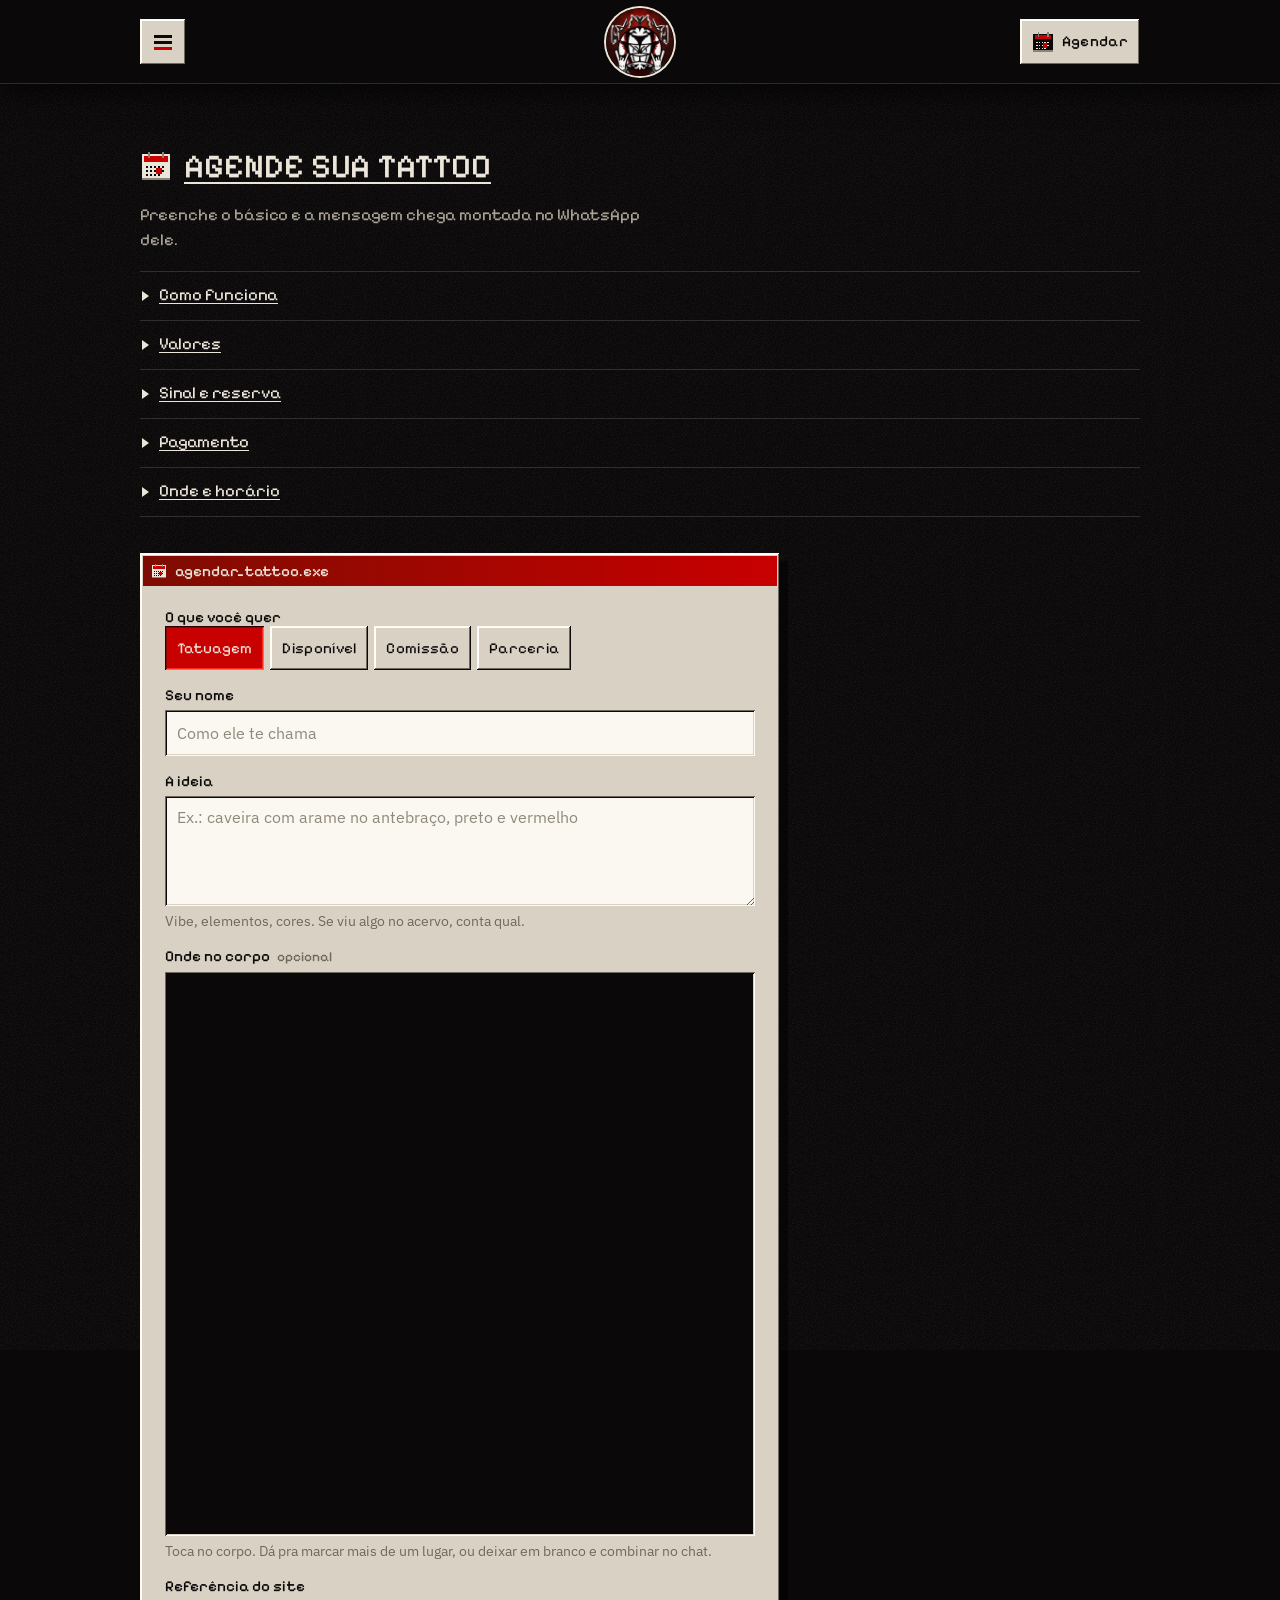
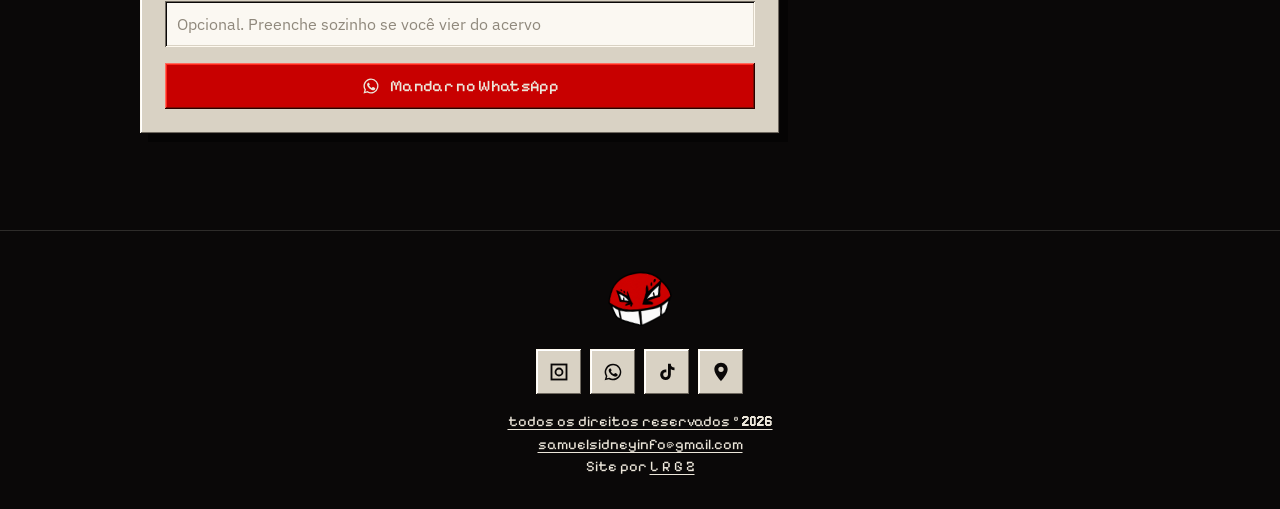
<file: orcamento.html>
<!DOCTYPE html>
<html lang="pt-BR">
<head>
  <meta charset="UTF-8">
  <meta name="viewport" content="width=device-width, initial-scale=1, viewport-fit=cover">
  <title>Agende sua tattoo | Samtto Tatupunk</title>
  <meta name="description" content="Agende sua tatuagem com o Samtto em Manaus. A mensagem chega pronta no WhatsApp.">
  <meta name="theme-color" content="#0a0808">
  <meta name="robots" content="index, follow, max-image-preview:large">
  <meta name="author" content="Samtto">
  <meta name="geo.region" content="BR-AM">
  <meta name="geo.placename" content="Manaus">
  <link rel="canonical" href="https://samtto.com.br/orcamento">
  <meta property="og:type" content="website">
  <meta property="og:title" content="Agende sua tattoo | Samtto Tatupunk">
  <meta property="og:description" content="Agende sua tatuagem com o Samtto em Manaus. A mensagem chega pronta no WhatsApp.">
  <meta property="og:url" content="https://samtto.com.br/orcamento">
  <meta property="og:image" content="https://samtto.com.br/assets/img/og-samtto-desktop.jpg">
  <meta property="og:image:secure_url" content="https://samtto.com.br/assets/img/og-samtto-desktop.jpg">
  <meta property="og:image:type" content="image/jpeg">
  <meta property="og:image:width" content="1200">
  <meta property="og:image:height" content="630">
  <meta property="og:image:alt" content="Janela samtto.exe com o logo do Samtto e os ícones do site: desenhos disponíveis, agenda, acervo, sobre, dúvidas e parcerias">
  <meta property="og:site_name" content="Samtto Tatupunk">
  <meta property="og:locale" content="pt_BR">
  <meta name="twitter:card" content="summary_large_image">
  <link rel="icon" href="assets/img/favicon-32.png" sizes="32x32" type="image/png">
  <link rel="apple-touch-icon" href="assets/img/icon-192.png">
  <link rel="manifest" href="manifest.webmanifest">
  <link rel="preconnect" href="https://fonts.googleapis.com">
  <link rel="preconnect" href="https://fonts.gstatic.com" crossorigin>
  <link href="https://fonts.googleapis.com/css2?family=Pixelify+Sans:wght@400;500&family=Rubik+Dirt&family=Sedgwick+Ave+Display&family=IBM+Plex+Sans:wght@400;500&display=swap" rel="stylesheet">
  <link rel="stylesheet" href="css/style.css?v=20261109a">
  <script>document.documentElement.classList.add("js")</script>
</head>
<body><!--email_off-->
<a class="skip" href="#conteudo">Pular para o conteúdo</a>
<div class="grain" aria-hidden="true"></div>
<header class="header">
  <div class="wrap header__in">
    <button class="btn icon-btn" type="button" data-start aria-expanded="false" aria-controls="start" aria-label="Abrir menu"><svg class="px" viewBox="0 0 16 16" shape-rendering="crispEdges" aria-hidden="true"><rect x="2" y="3" width="12" height="2" fill="#0a0808"/><rect x="2" y="7" width="12" height="2" fill="#0a0808"/><rect x="2" y="11" width="12" height="2" fill="#c80000"/></svg></button>
    <a class="header__logo" href="/" aria-label="Samtto, início"><img src="assets/brand/logo-nav.webp" alt="" width="72" height="72"></a>
    <a class="btn head-cta" href="/orcamento" aria-label="Agendar tattoo"><svg class="px" viewBox="0 0 16 16" shape-rendering="crispEdges" aria-hidden="true"><rect x="1" y="2" width="14" height="13" fill="#0a0808"/><rect x="2" y="3" width="12" height="3" fill="#c80000"/><rect x="4" y="1" width="1" height="3" fill="#8a8378"/><rect x="11" y="1" width="1" height="3" fill="#8a8378"/><rect x="3" y="8" width="1" height="1" fill="#ece6da"/><rect x="5" y="8" width="1" height="1" fill="#ece6da"/><rect x="7" y="8" width="1" height="1" fill="#ece6da"/><rect x="9" y="8" width="1" height="1" fill="#ece6da"/><rect x="11" y="8" width="1" height="1" fill="#ece6da"/><rect x="3" y="10" width="1" height="1" fill="#ece6da"/><rect x="5" y="10" width="1" height="1" fill="#ece6da"/><rect x="7" y="10" width="1" height="1" fill="#ece6da"/><rect x="11" y="10" width="1" height="1" fill="#ece6da"/><rect x="3" y="12" width="1" height="1" fill="#ece6da"/><rect x="5" y="12" width="1" height="1" fill="#ece6da"/><rect x="7" y="12" width="1" height="1" fill="#ece6da"/><rect x="9" y="12" width="1" height="1" fill="#ece6da"/><rect x="8" y="9" width="3" height="3" fill="#c80000"/><rect x="1" y="14" width="14" height="1" fill="#8a8378"/></svg><span>Agendar</span></a>
  </div>
</header>
<div class="start" id="start" data-start-root>
  <nav class="start__panel bevel" aria-label="Menu">
    <div class="start__band"><span>Samtto</span></div>
    <div class="start__body">
      <ul class="start__list">
<li><a class="start__link" href="/"><img class="px" src="assets/brand/logo-sm.webp" alt="" width="32" height="32" style="border-radius:50%"><span>Início</span></a></li>
<li class="start__sep" role="separator"></li>
<li><a class="start__link" href="/disponiveis"><svg class="px" viewBox="0 0 16 16" shape-rendering="crispEdges" aria-hidden="true"><rect x="0" y="2" width="7" height="3" fill="#0a0808"/><rect x="1" y="3" width="5" height="2" fill="#c80000"/><rect x="0" y="4" width="16" height="11" fill="#0a0808"/><rect x="1" y="5" width="14" height="9" fill="#c80000"/><rect x="3" y="3" width="11" height="6" fill="#0a0808"/><rect x="4" y="5" width="2" height="1" fill="#ece6da"/><rect x="7" y="5" width="4" height="1" fill="#ece6da"/><rect x="4" y="7" width="6" height="1" fill="#ece6da"/><rect x="11" y="7" width="2" height="1" fill="#c80000"/><rect x="0" y="10" width="16" height="5" fill="#0a0808"/><rect x="1" y="11" width="14" height="3" fill="#c80000"/><rect x="1" y="13" width="14" height="1" fill="#7e0c02"/></svg><span>Desenhos disponíveis</span></a></li>
<li><a class="start__link" href="/prints"><svg class="px" viewBox="0 0 16 16" shape-rendering="crispEdges" aria-hidden="true"><rect x="7" y="0" width="2" height="2" fill="#8a8378"/><rect x="1" y="2" width="14" height="13" fill="#0a0808"/><rect x="3" y="4" width="10" height="9" fill="#c80000"/><rect x="7" y="5" width="2" height="1" fill="#ece6da"/><rect x="6" y="6" width="1" height="2" fill="#ece6da"/><rect x="9" y="6" width="1" height="2" fill="#ece6da"/><rect x="5" y="8" width="1" height="3" fill="#ece6da"/><rect x="10" y="8" width="1" height="3" fill="#ece6da"/><rect x="6" y="9" width="4" height="1" fill="#ece6da"/><rect x="3" y="12" width="10" height="1" fill="#7e0c02"/></svg><span>Prints e quadros</span></a></li>
<li><a class="start__link" href="/orcamento"><svg class="px" viewBox="0 0 16 16" shape-rendering="crispEdges" aria-hidden="true"><rect x="1" y="2" width="14" height="13" fill="#0a0808"/><rect x="2" y="3" width="12" height="3" fill="#c80000"/><rect x="4" y="1" width="1" height="3" fill="#8a8378"/><rect x="11" y="1" width="1" height="3" fill="#8a8378"/><rect x="3" y="8" width="1" height="1" fill="#ece6da"/><rect x="5" y="8" width="1" height="1" fill="#ece6da"/><rect x="7" y="8" width="1" height="1" fill="#ece6da"/><rect x="9" y="8" width="1" height="1" fill="#ece6da"/><rect x="11" y="8" width="1" height="1" fill="#ece6da"/><rect x="3" y="10" width="1" height="1" fill="#ece6da"/><rect x="5" y="10" width="1" height="1" fill="#ece6da"/><rect x="7" y="10" width="1" height="1" fill="#ece6da"/><rect x="11" y="10" width="1" height="1" fill="#ece6da"/><rect x="3" y="12" width="1" height="1" fill="#ece6da"/><rect x="5" y="12" width="1" height="1" fill="#ece6da"/><rect x="7" y="12" width="1" height="1" fill="#ece6da"/><rect x="9" y="12" width="1" height="1" fill="#ece6da"/><rect x="8" y="9" width="3" height="3" fill="#c80000"/><rect x="1" y="14" width="14" height="1" fill="#8a8378"/></svg><span>Agende sua tattoo</span></a></li>
<li><a class="start__link" href="/portfolio"><svg class="px" viewBox="0 0 16 16" shape-rendering="crispEdges" aria-hidden="true"><rect x="1" y="2" width="14" height="12" fill="#0a0808"/><rect x="2" y="3" width="12" height="10" fill="#ece6da"/><rect x="7" y="5" width="2" height="7" fill="#c80000"/><rect x="6" y="7" width="4" height="5" fill="#c80000"/><rect x="5" y="9" width="6" height="3" fill="#c80000"/><rect x="8" y="4" width="1" height="1" fill="#c80000"/><rect x="4" y="11" width="8" height="1" fill="#7e0c02"/><rect x="11" y="4" width="1" height="1" fill="#0a0808"/><rect x="3" y="5" width="1" height="1" fill="#0a0808"/></svg><span>Acervo tattoo</span></a></li>
<li><a class="start__link" href="/sobre"><img class="px" src="assets/brand/face.png" alt="" width="48" height="48"><span>Sobre mim</span></a></li>
<li><a class="start__link" href="/papo"><svg class="px" viewBox="0 0 16 16" shape-rendering="crispEdges" aria-hidden="true"><rect x="1" y="2" width="14" height="9" fill="#0a0808"/><rect x="3" y="11" width="3" height="1" fill="#0a0808"/><rect x="3" y="12" width="2" height="1" fill="#0a0808"/><rect x="3" y="13" width="1" height="1" fill="#0a0808"/><rect x="6" y="4" width="4" height="1" fill="#c80000"/><rect x="9" y="5" width="1" height="2" fill="#c80000"/><rect x="8" y="6" width="1" height="1" fill="#c80000"/><rect x="7" y="7" width="2" height="1" fill="#c80000"/><rect x="7" y="9" width="2" height="1" fill="#c80000"/></svg><span>Papo e dúvidas</span></a></li>
<li><a class="start__link" href="#" data-wa="Salve Samtto! Quero propor uma parceria."><svg class="px" viewBox="0 0 16 16" shape-rendering="crispEdges" aria-hidden="true"><rect x="1" y="3" width="14" height="10" fill="#0a0808"/><rect x="2" y="4" width="1" height="1" fill="#ece6da"/><rect x="3" y="5" width="1" height="1" fill="#ece6da"/><rect x="4" y="6" width="1" height="1" fill="#ece6da"/><rect x="5" y="7" width="1" height="1" fill="#ece6da"/><rect x="6" y="8" width="1" height="1" fill="#ece6da"/><rect x="9" y="8" width="1" height="1" fill="#ece6da"/><rect x="10" y="7" width="1" height="1" fill="#ece6da"/><rect x="11" y="6" width="1" height="1" fill="#ece6da"/><rect x="12" y="5" width="1" height="1" fill="#ece6da"/><rect x="13" y="4" width="1" height="1" fill="#ece6da"/><rect x="7" y="8" width="2" height="3" fill="#c80000"/><rect x="1" y="12" width="14" height="1" fill="#8a8378"/></svg><span>Parcerias</span></a></li>
<li><a class="start__link" href="https://www.instagram.com/ssamtto/" target="_blank" rel="noopener"><svg class="px" viewBox="0 0 16 16" shape-rendering="crispEdges" aria-hidden="true"><rect x="4" y="3" width="4" height="1" fill="#0a0808"/><rect x="1" y="4" width="14" height="10" fill="#0a0808"/><rect x="2" y="5" width="12" height="8" fill="#ece6da"/><rect x="5" y="6" width="6" height="6" fill="#0a0808"/><rect x="6" y="7" width="4" height="4" fill="#c80000"/><rect x="7" y="8" width="2" height="2" fill="#ece6da"/><rect x="11" y="6" width="2" height="1" fill="#c80000"/></svg><span>Instagram</span></a></li>
      </ul>
      <p class="start__foot">Manaus · AM · Estúdio Maniva</p>
    </div>
  </nav>
</div>
<main id="conteudo">

<section class="page"><div class="wrap">
  <h1 class="page__title"><svg class="px" viewBox="0 0 16 16" shape-rendering="crispEdges" aria-hidden="true"><rect x="1" y="2" width="14" height="13" fill="#ece6da"/><rect x="2" y="3" width="12" height="3" fill="#c80000"/><rect x="4" y="1" width="1" height="3" fill="#8a8378"/><rect x="11" y="1" width="1" height="3" fill="#8a8378"/><rect x="3" y="8" width="1" height="1" fill="#0a0808"/><rect x="5" y="8" width="1" height="1" fill="#0a0808"/><rect x="7" y="8" width="1" height="1" fill="#0a0808"/><rect x="9" y="8" width="1" height="1" fill="#0a0808"/><rect x="11" y="8" width="1" height="1" fill="#0a0808"/><rect x="3" y="10" width="1" height="1" fill="#0a0808"/><rect x="5" y="10" width="1" height="1" fill="#0a0808"/><rect x="7" y="10" width="1" height="1" fill="#0a0808"/><rect x="11" y="10" width="1" height="1" fill="#0a0808"/><rect x="3" y="12" width="1" height="1" fill="#0a0808"/><rect x="5" y="12" width="1" height="1" fill="#0a0808"/><rect x="7" y="12" width="1" height="1" fill="#0a0808"/><rect x="9" y="12" width="1" height="1" fill="#0a0808"/><rect x="8" y="9" width="3" height="3" fill="#c80000"/><rect x="1" y="14" width="14" height="1" fill="#8a8378"/></svg><span>Agende sua tattoo</span></h1><p class="page__lead">Preenche o básico e a mensagem chega montada no WhatsApp dele.</p>
  <div class="tgs"><details class="tg"><summary><span>Como funciona</span></summary><div class="tg__body"><p>Você manda a ideia, ele responde com valor e data. Tudo fechado no chat.</p></div></details><details class="tg"><summary><span>Valores</span></summary><div class="tg__body"><ul class="precos"><li><span>Desenhos disponíveis (flash)</span><b>R$ 200 a 500</b></li><li><span>Encomendas (sua ideia)</span><b>R$ 300 a 500</b></li><li><span>Projetos grandes</span><b>R$ 600 a 1.000</b></li><li><span>Valor mínimo</span><b>R$ 200</b></li></ul><p>Os valores variam conforme o desenho, a complexidade e a região do corpo. O valor certinho sai no WhatsApp.</p></div></details><details class="tg"><summary><span>Sinal e reserva</span></summary><div class="tg__body"><p>Sinal de <strong>R$ 50</strong>, pago à parte, separado do valor da tatuagem.</p><p>Ele garante a sua reserva por <strong>1 mês</strong>.</p><p>Faltou sem avisar? Para marcar de novo é preciso pagar um novo sinal.</p></div></details><details class="tg"><summary><span>Pagamento</span></summary><div class="tg__body"><p><strong>Pix, débito ou crédito.</strong> No cartão, as taxas da maquininha entram no valor.</p><p>Chave Pix: <strong>samuelsidneyinfo@gmail.com</strong>. Manda o comprovante no WhatsApp.</p></div></details><details class="tg"><summary><span>Onde e horário</span></summary><div class="tg__body"><p><strong>Estúdio Maniva</strong>, Manaus (AM). Atendimento das <strong>10h às 22h</strong>. Estúdio privado: endereço e dia combinados no chat.</p></div></details></div>
  <div class="win" style="max-width:640px">
    <div class="win__bar"><svg class="px" viewBox="0 0 16 16" shape-rendering="crispEdges" aria-hidden="true"><rect x="1" y="2" width="14" height="13" fill="#ece6da"/><rect x="2" y="3" width="12" height="3" fill="#c80000"/><rect x="4" y="1" width="1" height="3" fill="#8a8378"/><rect x="11" y="1" width="1" height="3" fill="#8a8378"/><rect x="3" y="8" width="1" height="1" fill="#0a0808"/><rect x="5" y="8" width="1" height="1" fill="#0a0808"/><rect x="7" y="8" width="1" height="1" fill="#0a0808"/><rect x="9" y="8" width="1" height="1" fill="#0a0808"/><rect x="11" y="8" width="1" height="1" fill="#0a0808"/><rect x="3" y="10" width="1" height="1" fill="#0a0808"/><rect x="5" y="10" width="1" height="1" fill="#0a0808"/><rect x="7" y="10" width="1" height="1" fill="#0a0808"/><rect x="11" y="10" width="1" height="1" fill="#0a0808"/><rect x="3" y="12" width="1" height="1" fill="#0a0808"/><rect x="5" y="12" width="1" height="1" fill="#0a0808"/><rect x="7" y="12" width="1" height="1" fill="#0a0808"/><rect x="9" y="12" width="1" height="1" fill="#0a0808"/><rect x="8" y="9" width="3" height="3" fill="#c80000"/><rect x="1" y="14" width="14" height="1" fill="#8a8378"/></svg><span>agendar_tattoo.exe</span></div>
    <div class="win__body">
      <form class="form" id="form-orcamento" novalidate>
        <fieldset class="field">
          <legend>O que você quer</legend>
          <div class="chips">
            <label class="chip"><input type="radio" name="tipo" value="Tatuagem" checked><span class="btn">Tatuagem</span></label>
            <label class="chip"><input type="radio" name="tipo" value="Desenho disponível"><span class="btn">Disponível</span></label>
            <label class="chip"><input type="radio" name="tipo" value="Comissão de arte"><span class="btn">Comissão</span></label>
            <label class="chip"><input type="radio" name="tipo" value="Parceria"><span class="btn">Parceria</span></label>
          </div>
        </fieldset>
        <div class="field"><label for="nome">Seu nome</label><input id="nome" type="text" autocomplete="given-name" required placeholder="Como ele te chama"><span class="field__err">Falta o nome.</span></div>
        <div class="field"><label for="ideia">A ideia</label><textarea id="ideia" required placeholder="Ex.: caveira com arame no antebraço, preto e vermelho"></textarea><small>Vibe, elementos, cores. Se viu algo no acervo, conta qual.</small><span class="field__err">Conta um pouco da ideia.</span></div>
        <div class="field">
          <span class="field__lbl">Onde no corpo <small>opcional</small></span>
          <div class="mq bevel-in"><iframe src="https://orcamento.samtto.com.br/?embed=1" title="Manequim: toque onde vai a tatuagem" loading="lazy"></iframe></div>
          <input type="hidden" id="local">
          <small data-local>Toca no corpo. Dá pra marcar mais de um lugar, ou deixar em branco e combinar no chat.</small>
        </div>
        <div class="field"><label for="ref">Referência do site</label><input id="ref" type="text" placeholder="Opcional. Preenche sozinho se você vier do acervo"></div>
        <button class="btn btn--red btn--wide" type="submit"><svg viewBox="0 0 24 24" fill="currentColor" aria-hidden="true"><path d="M12 2a10 10 0 0 0-8.6 15.1L2 22l5-1.3A10 10 0 1 0 12 2Zm0 18.2a8.2 8.2 0 0 1-4.2-1.2l-.3-.2-3 .8.8-2.9-.2-.3A8.2 8.2 0 1 1 12 20.2Zm4.5-6.1c-.2-.1-1.5-.7-1.7-.8-.2-.1-.4-.1-.6.1l-.8 1c-.1.2-.3.2-.5.1a6.7 6.7 0 0 1-3.3-2.9c-.3-.4.2-.4.7-1.3.1-.2 0-.3 0-.4l-.8-1.8c-.2-.5-.4-.4-.6-.4h-.5a1 1 0 0 0-.7.3 3 3 0 0 0-.9 2.2 5.2 5.2 0 0 0 1.1 2.7 11.8 11.8 0 0 0 4.5 4c1.7.7 2.4.8 3.2.6a2.8 2.8 0 0 0 1.8-1.3 2.3 2.3 0 0 0 .2-1.3c-.1-.1-.3-.2-.5-.3Z"/></svg> Mandar no WhatsApp</button>
        <p class="hint" data-hint hidden></p>
      </form>
    </div>
  </div>
</div></section>
</main>
<footer class="footer">
  <div class="wrap">
    <img class="footer__face" src="assets/brand/face.png" alt="" width="64" height="64" loading="lazy">
    <ul class="socials">
      <li><a class="btn" href="https://www.instagram.com/ssamtto/" target="_blank" rel="noopener" aria-label="Instagram"><svg viewBox="0 0 24 24" fill="none" stroke="currentColor" stroke-width="2.2" aria-hidden="true"><rect x="3" y="3" width="18" height="18"/><circle cx="12" cy="12" r="4.2"/><path d="M17.5 6.5h.01" stroke-width="3"/></svg></a></li>
      <li><a class="btn" href="#" data-wa="Salve Samtto! Vim pelo site." aria-label="WhatsApp"><svg viewBox="0 0 24 24" fill="currentColor" aria-hidden="true"><path d="M12 2a10 10 0 0 0-8.6 15.1L2 22l5-1.3A10 10 0 1 0 12 2Zm0 18.2a8.2 8.2 0 0 1-4.2-1.2l-.3-.2-3 .8.8-2.9-.2-.3A8.2 8.2 0 1 1 12 20.2Zm4.5-6.1c-.2-.1-1.5-.7-1.7-.8-.2-.1-.4-.1-.6.1l-.8 1c-.1.2-.3.2-.5.1a6.7 6.7 0 0 1-3.3-2.9c-.3-.4.2-.4.7-1.3.1-.2 0-.3 0-.4l-.8-1.8c-.2-.5-.4-.4-.6-.4h-.5a1 1 0 0 0-.7.3 3 3 0 0 0-.9 2.2 5.2 5.2 0 0 0 1.1 2.7 11.8 11.8 0 0 0 4.5 4c1.7.7 2.4.8 3.2.6a2.8 2.8 0 0 0 1.8-1.3 2.3 2.3 0 0 0 .2-1.3c-.1-.1-.3-.2-.5-.3Z"/></svg></a></li>
      <li><a class="btn" href="https://www.tiktok.com/@ssamttoo" target="_blank" rel="noopener" aria-label="TikTok"><svg viewBox="0 0 24 24" fill="currentColor" aria-hidden="true"><path d="M16.6 2h-3.4v13.3a2.9 2.9 0 1 1-2.9-2.9c.3 0 .6 0 .9.1V9a6.4 6.4 0 1 0 5.4 6.3V8.6a8 8 0 0 0 4.4 1.4V6.6a4.5 4.5 0 0 1-4.4-4.6Z"/></svg></a></li>
      <li><a class="btn" href="https://www.instagram.com/manivatattoo/" target="_blank" rel="noopener" aria-label="Estúdio Maniva"><svg viewBox="0 0 24 24" fill="currentColor" aria-hidden="true"><path d="M12 1C7.6 1 4 4.5 4 8.8 4 14.7 12 23 12 23s8-8.3 8-14.2C20 4.5 16.4 1 12 1Zm0 11a3.2 3.2 0 1 1 0-6.4 3.2 3.2 0 0 1 0 6.4Z"/></svg></a></li>
    </ul>
    <div class="footer__copy">
      <p><a href="/">todos os direitos reservados © 2026</a></p>
      <p><a href="mailto:samuelsidneyinfo@gmail.com">samuelsidneyinfo@gmail.com</a></p>
      <p>Site por <a href="https://lrgz.com.br" target="_blank" rel="noopener">L R G Z</a></p>
    </div>
  </div>
</footer>
<script src="js/main.js?v=20261109a" defer></script>
<!--/email_off--></body>
</html>
</file>
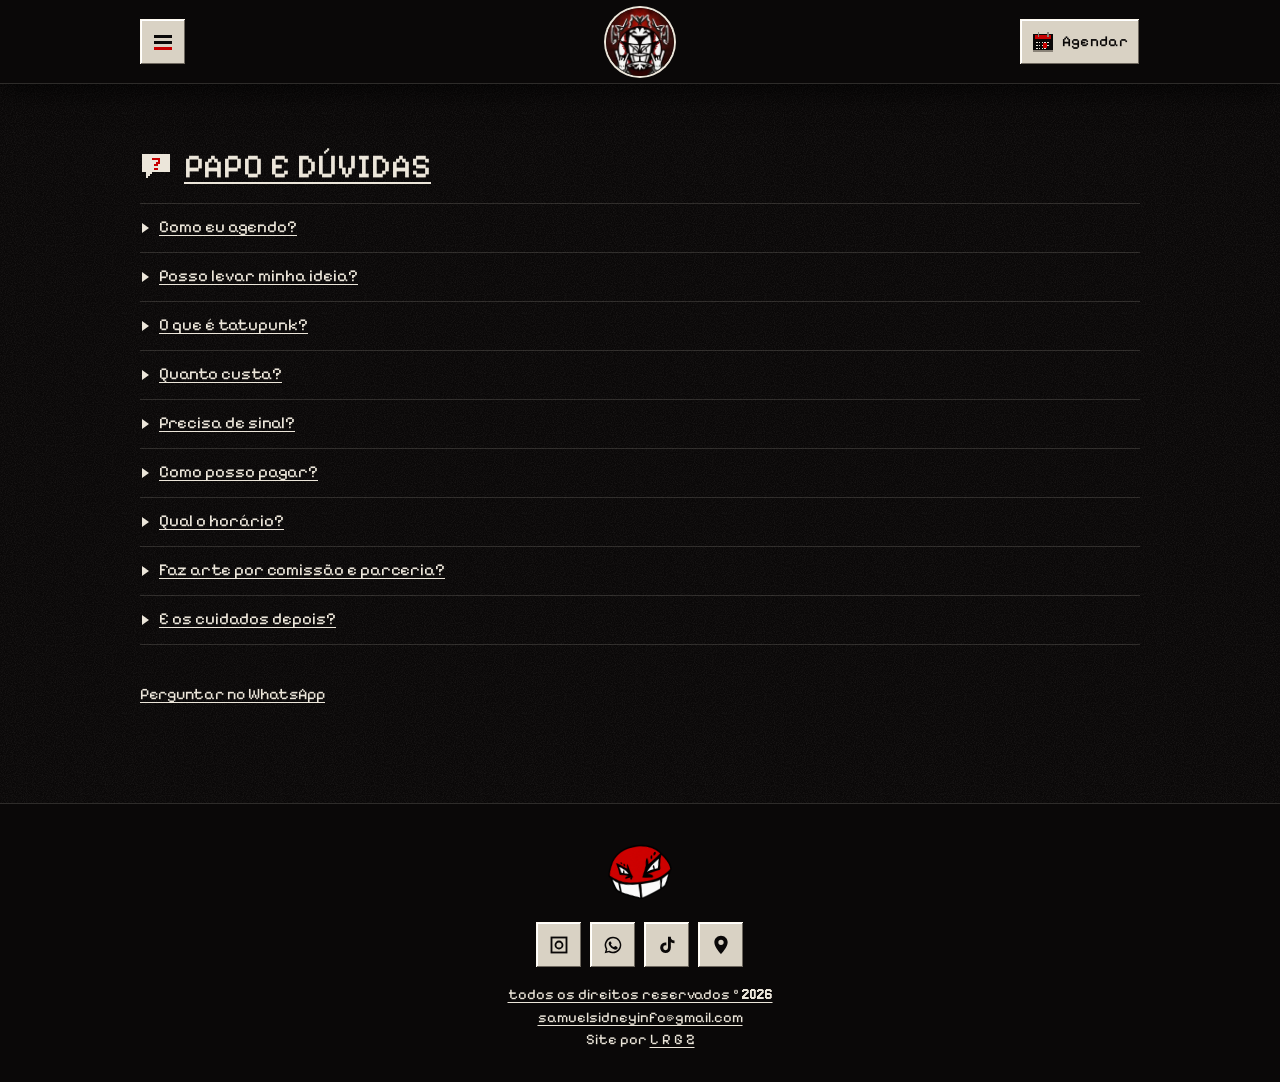
<file: papo.html>
<!DOCTYPE html>
<html lang="pt-BR">
<head>
  <meta charset="UTF-8">
  <meta name="viewport" content="width=device-width, initial-scale=1, viewport-fit=cover">
  <title>Papo e dúvidas | Samtto Tatupunk</title>
  <meta name="description" content="Como agendar com o Samtto, valores, sinal e cuidados.">
  <meta name="theme-color" content="#0a0808">
  <meta name="robots" content="index, follow, max-image-preview:large">
  <meta name="author" content="Samtto">
  <meta name="geo.region" content="BR-AM">
  <meta name="geo.placename" content="Manaus">
  <link rel="canonical" href="https://samtto.com.br/papo">
  <meta property="og:type" content="website">
  <meta property="og:title" content="Papo e dúvidas | Samtto Tatupunk">
  <meta property="og:description" content="Como agendar com o Samtto, valores, sinal e cuidados.">
  <meta property="og:url" content="https://samtto.com.br/papo">
  <meta property="og:image" content="https://samtto.com.br/assets/img/og-samtto-desktop.jpg">
  <meta property="og:image:secure_url" content="https://samtto.com.br/assets/img/og-samtto-desktop.jpg">
  <meta property="og:image:type" content="image/jpeg">
  <meta property="og:image:width" content="1200">
  <meta property="og:image:height" content="630">
  <meta property="og:image:alt" content="Janela samtto.exe com o logo do Samtto e os ícones do site: desenhos disponíveis, agenda, acervo, sobre, dúvidas e parcerias">
  <meta property="og:site_name" content="Samtto Tatupunk">
  <meta property="og:locale" content="pt_BR">
  <meta name="twitter:card" content="summary_large_image">
  <link rel="icon" href="assets/img/favicon-32.png" sizes="32x32" type="image/png">
  <link rel="apple-touch-icon" href="assets/img/icon-192.png">
  <link rel="manifest" href="manifest.webmanifest">
  <link rel="preconnect" href="https://fonts.googleapis.com">
  <link rel="preconnect" href="https://fonts.gstatic.com" crossorigin>
  <link href="https://fonts.googleapis.com/css2?family=Pixelify+Sans:wght@400;500&family=Rubik+Dirt&family=Sedgwick+Ave+Display&family=IBM+Plex+Sans:wght@400;500&display=swap" rel="stylesheet">
  <link rel="stylesheet" href="css/style.css?v=20261109a">
  <script>document.documentElement.classList.add("js")</script>
</head>
<body><!--email_off-->
<a class="skip" href="#conteudo">Pular para o conteúdo</a>
<div class="grain" aria-hidden="true"></div>
<header class="header">
  <div class="wrap header__in">
    <button class="btn icon-btn" type="button" data-start aria-expanded="false" aria-controls="start" aria-label="Abrir menu"><svg class="px" viewBox="0 0 16 16" shape-rendering="crispEdges" aria-hidden="true"><rect x="2" y="3" width="12" height="2" fill="#0a0808"/><rect x="2" y="7" width="12" height="2" fill="#0a0808"/><rect x="2" y="11" width="12" height="2" fill="#c80000"/></svg></button>
    <a class="header__logo" href="/" aria-label="Samtto, início"><img src="assets/brand/logo-nav.webp" alt="" width="72" height="72"></a>
    <a class="btn head-cta" href="/orcamento" aria-label="Agendar tattoo"><svg class="px" viewBox="0 0 16 16" shape-rendering="crispEdges" aria-hidden="true"><rect x="1" y="2" width="14" height="13" fill="#0a0808"/><rect x="2" y="3" width="12" height="3" fill="#c80000"/><rect x="4" y="1" width="1" height="3" fill="#8a8378"/><rect x="11" y="1" width="1" height="3" fill="#8a8378"/><rect x="3" y="8" width="1" height="1" fill="#ece6da"/><rect x="5" y="8" width="1" height="1" fill="#ece6da"/><rect x="7" y="8" width="1" height="1" fill="#ece6da"/><rect x="9" y="8" width="1" height="1" fill="#ece6da"/><rect x="11" y="8" width="1" height="1" fill="#ece6da"/><rect x="3" y="10" width="1" height="1" fill="#ece6da"/><rect x="5" y="10" width="1" height="1" fill="#ece6da"/><rect x="7" y="10" width="1" height="1" fill="#ece6da"/><rect x="11" y="10" width="1" height="1" fill="#ece6da"/><rect x="3" y="12" width="1" height="1" fill="#ece6da"/><rect x="5" y="12" width="1" height="1" fill="#ece6da"/><rect x="7" y="12" width="1" height="1" fill="#ece6da"/><rect x="9" y="12" width="1" height="1" fill="#ece6da"/><rect x="8" y="9" width="3" height="3" fill="#c80000"/><rect x="1" y="14" width="14" height="1" fill="#8a8378"/></svg><span>Agendar</span></a>
  </div>
</header>
<div class="start" id="start" data-start-root>
  <nav class="start__panel bevel" aria-label="Menu">
    <div class="start__band"><span>Samtto</span></div>
    <div class="start__body">
      <ul class="start__list">
<li><a class="start__link" href="/"><img class="px" src="assets/brand/logo-sm.webp" alt="" width="32" height="32" style="border-radius:50%"><span>Início</span></a></li>
<li class="start__sep" role="separator"></li>
<li><a class="start__link" href="/disponiveis"><svg class="px" viewBox="0 0 16 16" shape-rendering="crispEdges" aria-hidden="true"><rect x="0" y="2" width="7" height="3" fill="#0a0808"/><rect x="1" y="3" width="5" height="2" fill="#c80000"/><rect x="0" y="4" width="16" height="11" fill="#0a0808"/><rect x="1" y="5" width="14" height="9" fill="#c80000"/><rect x="3" y="3" width="11" height="6" fill="#0a0808"/><rect x="4" y="5" width="2" height="1" fill="#ece6da"/><rect x="7" y="5" width="4" height="1" fill="#ece6da"/><rect x="4" y="7" width="6" height="1" fill="#ece6da"/><rect x="11" y="7" width="2" height="1" fill="#c80000"/><rect x="0" y="10" width="16" height="5" fill="#0a0808"/><rect x="1" y="11" width="14" height="3" fill="#c80000"/><rect x="1" y="13" width="14" height="1" fill="#7e0c02"/></svg><span>Desenhos disponíveis</span></a></li>
<li><a class="start__link" href="/prints"><svg class="px" viewBox="0 0 16 16" shape-rendering="crispEdges" aria-hidden="true"><rect x="7" y="0" width="2" height="2" fill="#8a8378"/><rect x="1" y="2" width="14" height="13" fill="#0a0808"/><rect x="3" y="4" width="10" height="9" fill="#c80000"/><rect x="7" y="5" width="2" height="1" fill="#ece6da"/><rect x="6" y="6" width="1" height="2" fill="#ece6da"/><rect x="9" y="6" width="1" height="2" fill="#ece6da"/><rect x="5" y="8" width="1" height="3" fill="#ece6da"/><rect x="10" y="8" width="1" height="3" fill="#ece6da"/><rect x="6" y="9" width="4" height="1" fill="#ece6da"/><rect x="3" y="12" width="10" height="1" fill="#7e0c02"/></svg><span>Prints e quadros</span></a></li>
<li><a class="start__link" href="/orcamento"><svg class="px" viewBox="0 0 16 16" shape-rendering="crispEdges" aria-hidden="true"><rect x="1" y="2" width="14" height="13" fill="#0a0808"/><rect x="2" y="3" width="12" height="3" fill="#c80000"/><rect x="4" y="1" width="1" height="3" fill="#8a8378"/><rect x="11" y="1" width="1" height="3" fill="#8a8378"/><rect x="3" y="8" width="1" height="1" fill="#ece6da"/><rect x="5" y="8" width="1" height="1" fill="#ece6da"/><rect x="7" y="8" width="1" height="1" fill="#ece6da"/><rect x="9" y="8" width="1" height="1" fill="#ece6da"/><rect x="11" y="8" width="1" height="1" fill="#ece6da"/><rect x="3" y="10" width="1" height="1" fill="#ece6da"/><rect x="5" y="10" width="1" height="1" fill="#ece6da"/><rect x="7" y="10" width="1" height="1" fill="#ece6da"/><rect x="11" y="10" width="1" height="1" fill="#ece6da"/><rect x="3" y="12" width="1" height="1" fill="#ece6da"/><rect x="5" y="12" width="1" height="1" fill="#ece6da"/><rect x="7" y="12" width="1" height="1" fill="#ece6da"/><rect x="9" y="12" width="1" height="1" fill="#ece6da"/><rect x="8" y="9" width="3" height="3" fill="#c80000"/><rect x="1" y="14" width="14" height="1" fill="#8a8378"/></svg><span>Agende sua tattoo</span></a></li>
<li><a class="start__link" href="/portfolio"><svg class="px" viewBox="0 0 16 16" shape-rendering="crispEdges" aria-hidden="true"><rect x="1" y="2" width="14" height="12" fill="#0a0808"/><rect x="2" y="3" width="12" height="10" fill="#ece6da"/><rect x="7" y="5" width="2" height="7" fill="#c80000"/><rect x="6" y="7" width="4" height="5" fill="#c80000"/><rect x="5" y="9" width="6" height="3" fill="#c80000"/><rect x="8" y="4" width="1" height="1" fill="#c80000"/><rect x="4" y="11" width="8" height="1" fill="#7e0c02"/><rect x="11" y="4" width="1" height="1" fill="#0a0808"/><rect x="3" y="5" width="1" height="1" fill="#0a0808"/></svg><span>Acervo tattoo</span></a></li>
<li><a class="start__link" href="/sobre"><img class="px" src="assets/brand/face.png" alt="" width="48" height="48"><span>Sobre mim</span></a></li>
<li><a class="start__link" href="/papo"><svg class="px" viewBox="0 0 16 16" shape-rendering="crispEdges" aria-hidden="true"><rect x="1" y="2" width="14" height="9" fill="#0a0808"/><rect x="3" y="11" width="3" height="1" fill="#0a0808"/><rect x="3" y="12" width="2" height="1" fill="#0a0808"/><rect x="3" y="13" width="1" height="1" fill="#0a0808"/><rect x="6" y="4" width="4" height="1" fill="#c80000"/><rect x="9" y="5" width="1" height="2" fill="#c80000"/><rect x="8" y="6" width="1" height="1" fill="#c80000"/><rect x="7" y="7" width="2" height="1" fill="#c80000"/><rect x="7" y="9" width="2" height="1" fill="#c80000"/></svg><span>Papo e dúvidas</span></a></li>
<li><a class="start__link" href="#" data-wa="Salve Samtto! Quero propor uma parceria."><svg class="px" viewBox="0 0 16 16" shape-rendering="crispEdges" aria-hidden="true"><rect x="1" y="3" width="14" height="10" fill="#0a0808"/><rect x="2" y="4" width="1" height="1" fill="#ece6da"/><rect x="3" y="5" width="1" height="1" fill="#ece6da"/><rect x="4" y="6" width="1" height="1" fill="#ece6da"/><rect x="5" y="7" width="1" height="1" fill="#ece6da"/><rect x="6" y="8" width="1" height="1" fill="#ece6da"/><rect x="9" y="8" width="1" height="1" fill="#ece6da"/><rect x="10" y="7" width="1" height="1" fill="#ece6da"/><rect x="11" y="6" width="1" height="1" fill="#ece6da"/><rect x="12" y="5" width="1" height="1" fill="#ece6da"/><rect x="13" y="4" width="1" height="1" fill="#ece6da"/><rect x="7" y="8" width="2" height="3" fill="#c80000"/><rect x="1" y="12" width="14" height="1" fill="#8a8378"/></svg><span>Parcerias</span></a></li>
<li><a class="start__link" href="https://www.instagram.com/ssamtto/" target="_blank" rel="noopener"><svg class="px" viewBox="0 0 16 16" shape-rendering="crispEdges" aria-hidden="true"><rect x="4" y="3" width="4" height="1" fill="#0a0808"/><rect x="1" y="4" width="14" height="10" fill="#0a0808"/><rect x="2" y="5" width="12" height="8" fill="#ece6da"/><rect x="5" y="6" width="6" height="6" fill="#0a0808"/><rect x="6" y="7" width="4" height="4" fill="#c80000"/><rect x="7" y="8" width="2" height="2" fill="#ece6da"/><rect x="11" y="6" width="2" height="1" fill="#c80000"/></svg><span>Instagram</span></a></li>
      </ul>
      <p class="start__foot">Manaus · AM · Estúdio Maniva</p>
    </div>
  </nav>
</div>
<main id="conteudo">

<section class="page"><div class="wrap">
  <h1 class="page__title"><svg class="px" viewBox="0 0 16 16" shape-rendering="crispEdges" aria-hidden="true"><rect x="1" y="2" width="14" height="9" fill="#ece6da"/><rect x="3" y="11" width="3" height="1" fill="#ece6da"/><rect x="3" y="12" width="2" height="1" fill="#ece6da"/><rect x="3" y="13" width="1" height="1" fill="#ece6da"/><rect x="6" y="4" width="4" height="1" fill="#c80000"/><rect x="9" y="5" width="1" height="2" fill="#c80000"/><rect x="8" y="6" width="1" height="1" fill="#c80000"/><rect x="7" y="7" width="2" height="1" fill="#c80000"/><rect x="7" y="9" width="2" height="1" fill="#c80000"/></svg><span>Papo e dúvidas</span></h1>
  <div class="tgs"><details class="tg"><summary><span>Como eu agendo?</span></summary><div class="tg__body"><p>Pelo <a class="ulink" href="/orcamento">formulário de agenda</a>, pelo WhatsApp ou por DM no Instagram. Manda a ideia e marca o lugar no manequim do formulário.</p></div></details><details class="tg"><summary><span>Posso levar minha ideia?</span></summary><div class="tg__body"><p>Pode. Ele desenha na estética punk em cima da sua ideia. Referência ajuda, mas a arte sai do jeito dele.</p></div></details><details class="tg"><summary><span>O que é tatupunk?</span></summary><div class="tg__body"><p>É a junção de tatuagem com punk: tatuagem punk. Uma expressão autoral da pegada underground do Samtto, ligada à atitude e à cultura do movimento punk no Amazonas. Mais do que estética, é um jeito de expressar rebeldia e identidade pela tatuagem.</p></div></details><details class="tg"><summary><span>Quanto custa?</span></summary><div class="tg__body"><ul class="precos"><li><span>Desenhos disponíveis (flash)</span><b>R$ 200 a 500</b></li><li><span>Encomendas (sua ideia)</span><b>R$ 300 a 500</b></li><li><span>Projetos grandes</span><b>R$ 600 a 1.000</b></li><li><span>Valor mínimo</span><b>R$ 200</b></li></ul><p>Os valores variam conforme o desenho, a complexidade e a região do corpo. O valor certinho sai no WhatsApp.</p></div></details><details class="tg"><summary><span>Precisa de sinal?</span></summary><div class="tg__body"><p>Sinal de <strong>R$ 50</strong>, pago à parte, separado do valor da tatuagem.</p><p>Ele garante a sua reserva por <strong>1 mês</strong>.</p><p>Faltou sem avisar? Para marcar de novo é preciso pagar um novo sinal.</p></div></details><details class="tg"><summary><span>Como posso pagar?</span></summary><div class="tg__body"><p><strong>Pix, débito ou crédito.</strong> No cartão, as taxas da maquininha entram no valor.</p><p>Chave Pix: <strong>samuelsidneyinfo@gmail.com</strong>. Manda o comprovante no WhatsApp.</p></div></details><details class="tg"><summary><span>Qual o horário?</span></summary><div class="tg__body"><p><strong>Estúdio Maniva</strong>, Manaus (AM). Atendimento das <strong>10h às 22h</strong>. Estúdio privado: endereço e dia combinados no chat.</p></div></details><details class="tg"><summary><span>Faz arte por comissão e parceria?</span></summary><div class="tg__body"><p>Faz. Comissões abertas: ilustração, quadro, estampa. Chama no WhatsApp ou no e-mail <a class="ulink" href="mailto:samuelsidneyinfo@gmail.com">samuelsidneyinfo@gmail.com</a>.</p></div></details><details class="tg"><summary><span>E os cuidados depois?</span></summary><div class="tg__body"><ul><li>Siga primeiro o que ele passar no fim da sessão.</li><li>Higiene: lave com água e sabonete neutro e seque com papel toalha, sem esfregar.</li><li>Use os produtos de cicatrização que ele indicar, como o Cicaplast, quando for o caso.</li><li>Não coce nem arranque as casquinhas.</li><li>Sem sol, piscina, mar e sauna até cicatrizar. Depois, protetor solar sempre.</li></ul></div></details></div>
  <p><a class="ulink" href="#" data-wa="Salve Samtto! Tenho uma dúvida.">Perguntar no WhatsApp</a></p>
</div></section>
</main>
<footer class="footer">
  <div class="wrap">
    <img class="footer__face" src="assets/brand/face.png" alt="" width="64" height="64" loading="lazy">
    <ul class="socials">
      <li><a class="btn" href="https://www.instagram.com/ssamtto/" target="_blank" rel="noopener" aria-label="Instagram"><svg viewBox="0 0 24 24" fill="none" stroke="currentColor" stroke-width="2.2" aria-hidden="true"><rect x="3" y="3" width="18" height="18"/><circle cx="12" cy="12" r="4.2"/><path d="M17.5 6.5h.01" stroke-width="3"/></svg></a></li>
      <li><a class="btn" href="#" data-wa="Salve Samtto! Vim pelo site." aria-label="WhatsApp"><svg viewBox="0 0 24 24" fill="currentColor" aria-hidden="true"><path d="M12 2a10 10 0 0 0-8.6 15.1L2 22l5-1.3A10 10 0 1 0 12 2Zm0 18.2a8.2 8.2 0 0 1-4.2-1.2l-.3-.2-3 .8.8-2.9-.2-.3A8.2 8.2 0 1 1 12 20.2Zm4.5-6.1c-.2-.1-1.5-.7-1.7-.8-.2-.1-.4-.1-.6.1l-.8 1c-.1.2-.3.2-.5.1a6.7 6.7 0 0 1-3.3-2.9c-.3-.4.2-.4.7-1.3.1-.2 0-.3 0-.4l-.8-1.8c-.2-.5-.4-.4-.6-.4h-.5a1 1 0 0 0-.7.3 3 3 0 0 0-.9 2.2 5.2 5.2 0 0 0 1.1 2.7 11.8 11.8 0 0 0 4.5 4c1.7.7 2.4.8 3.2.6a2.8 2.8 0 0 0 1.8-1.3 2.3 2.3 0 0 0 .2-1.3c-.1-.1-.3-.2-.5-.3Z"/></svg></a></li>
      <li><a class="btn" href="https://www.tiktok.com/@ssamttoo" target="_blank" rel="noopener" aria-label="TikTok"><svg viewBox="0 0 24 24" fill="currentColor" aria-hidden="true"><path d="M16.6 2h-3.4v13.3a2.9 2.9 0 1 1-2.9-2.9c.3 0 .6 0 .9.1V9a6.4 6.4 0 1 0 5.4 6.3V8.6a8 8 0 0 0 4.4 1.4V6.6a4.5 4.5 0 0 1-4.4-4.6Z"/></svg></a></li>
      <li><a class="btn" href="https://www.instagram.com/manivatattoo/" target="_blank" rel="noopener" aria-label="Estúdio Maniva"><svg viewBox="0 0 24 24" fill="currentColor" aria-hidden="true"><path d="M12 1C7.6 1 4 4.5 4 8.8 4 14.7 12 23 12 23s8-8.3 8-14.2C20 4.5 16.4 1 12 1Zm0 11a3.2 3.2 0 1 1 0-6.4 3.2 3.2 0 0 1 0 6.4Z"/></svg></a></li>
    </ul>
    <div class="footer__copy">
      <p><a href="/">todos os direitos reservados © 2026</a></p>
      <p><a href="mailto:samuelsidneyinfo@gmail.com">samuelsidneyinfo@gmail.com</a></p>
      <p>Site por <a href="https://lrgz.com.br" target="_blank" rel="noopener">L R G Z</a></p>
    </div>
  </div>
</footer>
<script src="js/main.js?v=20261109a" defer></script>
<!--/email_off--></body>
</html>
</file>
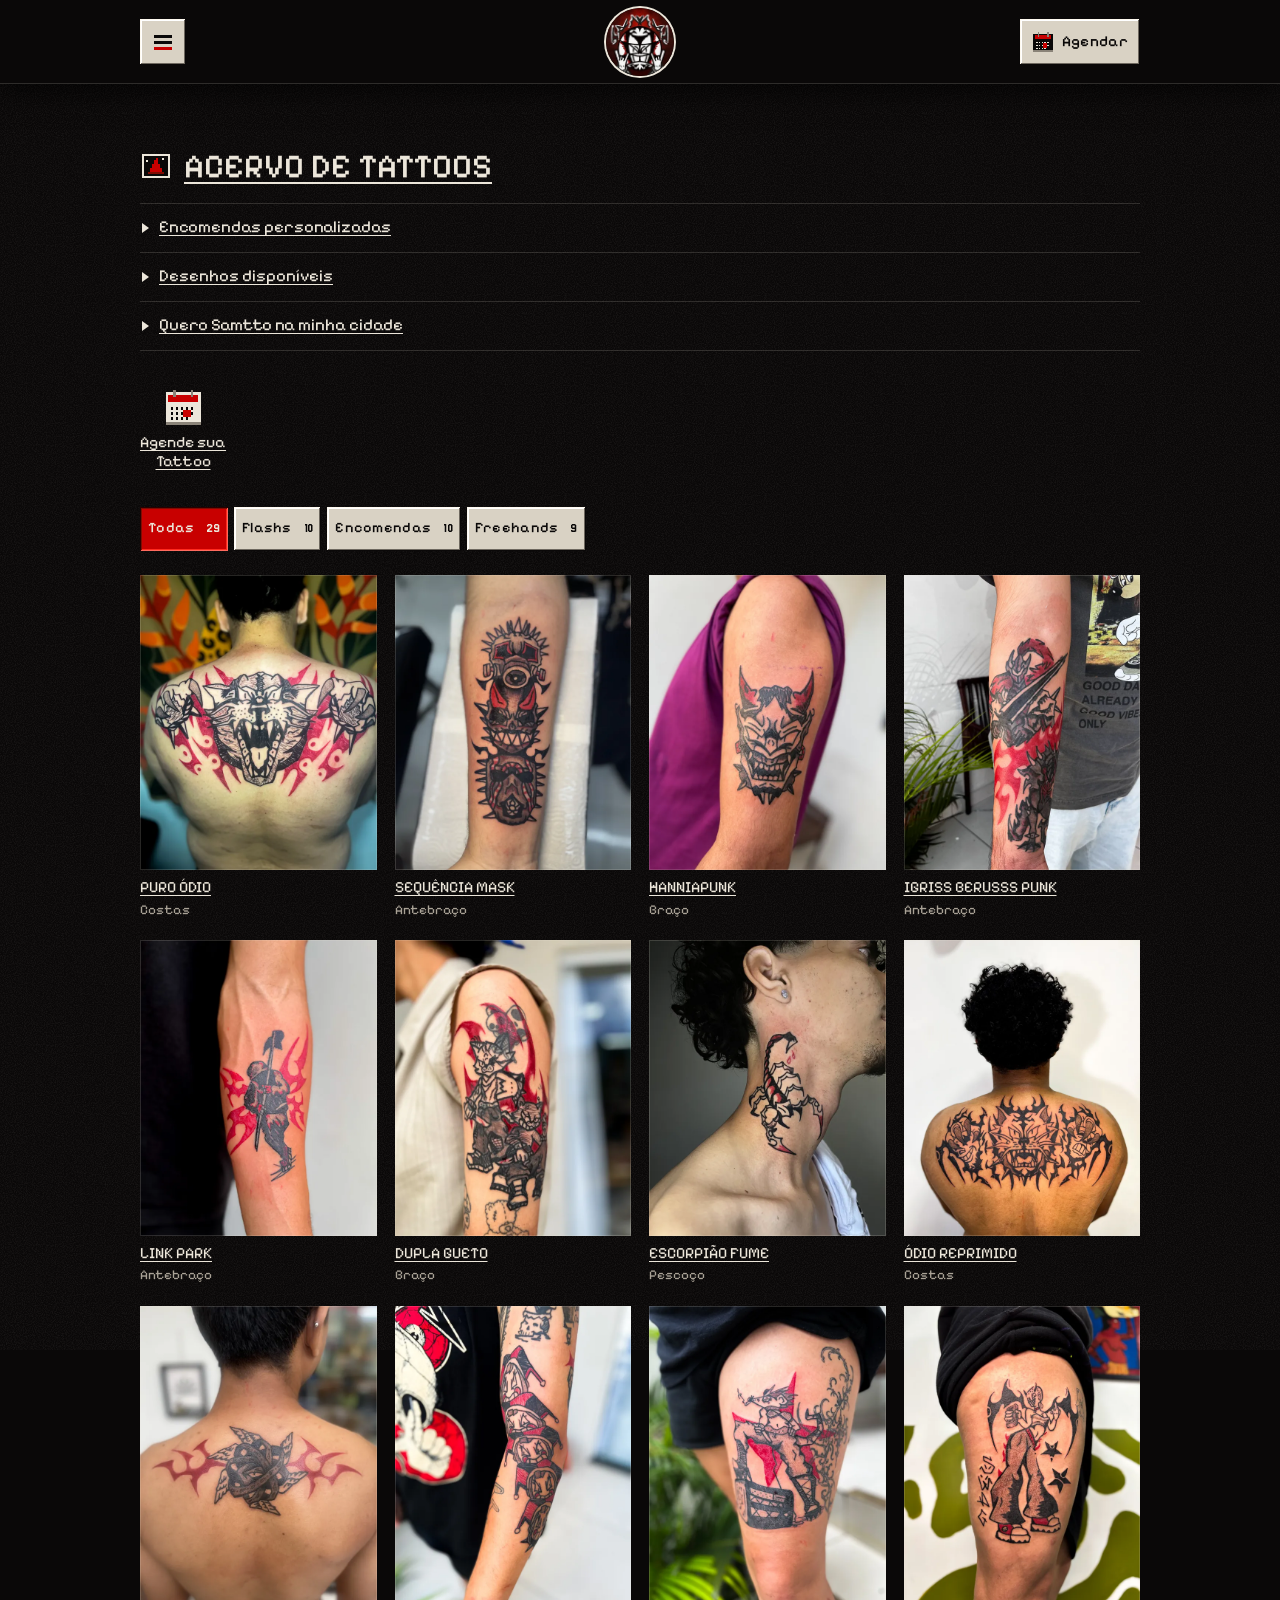
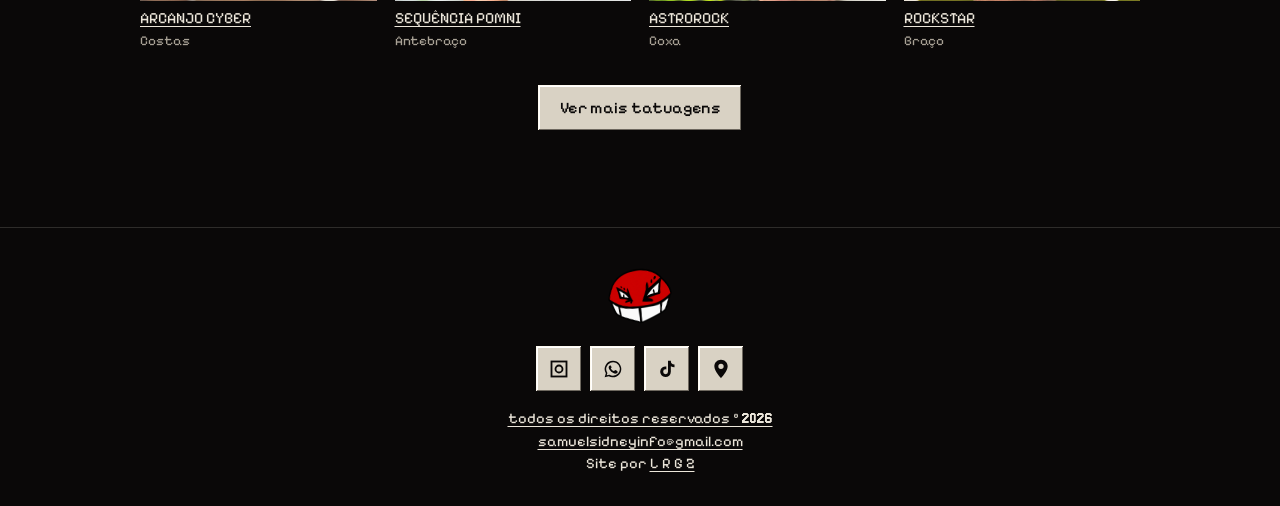
<file: portfolio.html>
<!DOCTYPE html>
<html lang="pt-BR">
<head>
  <meta charset="UTF-8">
  <meta name="viewport" content="width=device-width, initial-scale=1, viewport-fit=cover">
  <title>Acervo de tattoos | Samtto Tatupunk</title>
  <meta name="description" content="53 tatuagens do Samtto em Manaus: personagens, neotribal, feras e caveiras, símbolos e projetos.">
  <meta name="theme-color" content="#0a0808">
  <meta name="robots" content="index, follow, max-image-preview:large">
  <meta name="author" content="Samtto">
  <meta name="geo.region" content="BR-AM">
  <meta name="geo.placename" content="Manaus">
  <link rel="canonical" href="https://samtto.com.br/portfolio">
  <meta property="og:type" content="website">
  <meta property="og:title" content="Acervo de tattoos | Samtto Tatupunk">
  <meta property="og:description" content="53 tatuagens do Samtto em Manaus: personagens, neotribal, feras e caveiras, símbolos e projetos.">
  <meta property="og:url" content="https://samtto.com.br/portfolio">
  <meta property="og:image" content="https://samtto.com.br/assets/img/og-samtto-desktop.jpg">
  <meta property="og:image:secure_url" content="https://samtto.com.br/assets/img/og-samtto-desktop.jpg">
  <meta property="og:image:type" content="image/jpeg">
  <meta property="og:image:width" content="1200">
  <meta property="og:image:height" content="630">
  <meta property="og:image:alt" content="Janela samtto.exe com o logo do Samtto e os ícones do site: desenhos disponíveis, agenda, acervo, sobre, dúvidas e parcerias">
  <meta property="og:site_name" content="Samtto Tatupunk">
  <meta property="og:locale" content="pt_BR">
  <meta name="twitter:card" content="summary_large_image">
  <link rel="icon" href="assets/img/favicon-32.png" sizes="32x32" type="image/png">
  <link rel="apple-touch-icon" href="assets/img/icon-192.png">
  <link rel="manifest" href="manifest.webmanifest">
  <link rel="preconnect" href="https://fonts.googleapis.com">
  <link rel="preconnect" href="https://fonts.gstatic.com" crossorigin>
  <link href="https://fonts.googleapis.com/css2?family=Pixelify+Sans:wght@400;500&family=Rubik+Dirt&family=Sedgwick+Ave+Display&family=IBM+Plex+Sans:wght@400;500&display=swap" rel="stylesheet">
  <link rel="stylesheet" href="css/style.css?v=20261109a">
  <script>document.documentElement.classList.add("js")</script>
</head>
<body><!--email_off-->
<a class="skip" href="#conteudo">Pular para o conteúdo</a>
<div class="grain" aria-hidden="true"></div>
<header class="header">
  <div class="wrap header__in">
    <button class="btn icon-btn" type="button" data-start aria-expanded="false" aria-controls="start" aria-label="Abrir menu"><svg class="px" viewBox="0 0 16 16" shape-rendering="crispEdges" aria-hidden="true"><rect x="2" y="3" width="12" height="2" fill="#0a0808"/><rect x="2" y="7" width="12" height="2" fill="#0a0808"/><rect x="2" y="11" width="12" height="2" fill="#c80000"/></svg></button>
    <a class="header__logo" href="/" aria-label="Samtto, início"><img src="assets/brand/logo-nav.webp" alt="" width="72" height="72"></a>
    <a class="btn head-cta" href="/orcamento" aria-label="Agendar tattoo"><svg class="px" viewBox="0 0 16 16" shape-rendering="crispEdges" aria-hidden="true"><rect x="1" y="2" width="14" height="13" fill="#0a0808"/><rect x="2" y="3" width="12" height="3" fill="#c80000"/><rect x="4" y="1" width="1" height="3" fill="#8a8378"/><rect x="11" y="1" width="1" height="3" fill="#8a8378"/><rect x="3" y="8" width="1" height="1" fill="#ece6da"/><rect x="5" y="8" width="1" height="1" fill="#ece6da"/><rect x="7" y="8" width="1" height="1" fill="#ece6da"/><rect x="9" y="8" width="1" height="1" fill="#ece6da"/><rect x="11" y="8" width="1" height="1" fill="#ece6da"/><rect x="3" y="10" width="1" height="1" fill="#ece6da"/><rect x="5" y="10" width="1" height="1" fill="#ece6da"/><rect x="7" y="10" width="1" height="1" fill="#ece6da"/><rect x="11" y="10" width="1" height="1" fill="#ece6da"/><rect x="3" y="12" width="1" height="1" fill="#ece6da"/><rect x="5" y="12" width="1" height="1" fill="#ece6da"/><rect x="7" y="12" width="1" height="1" fill="#ece6da"/><rect x="9" y="12" width="1" height="1" fill="#ece6da"/><rect x="8" y="9" width="3" height="3" fill="#c80000"/><rect x="1" y="14" width="14" height="1" fill="#8a8378"/></svg><span>Agendar</span></a>
  </div>
</header>
<div class="start" id="start" data-start-root>
  <nav class="start__panel bevel" aria-label="Menu">
    <div class="start__band"><span>Samtto</span></div>
    <div class="start__body">
      <ul class="start__list">
<li><a class="start__link" href="/"><img class="px" src="assets/brand/logo-sm.webp" alt="" width="32" height="32" style="border-radius:50%"><span>Início</span></a></li>
<li class="start__sep" role="separator"></li>
<li><a class="start__link" href="/disponiveis"><svg class="px" viewBox="0 0 16 16" shape-rendering="crispEdges" aria-hidden="true"><rect x="0" y="2" width="7" height="3" fill="#0a0808"/><rect x="1" y="3" width="5" height="2" fill="#c80000"/><rect x="0" y="4" width="16" height="11" fill="#0a0808"/><rect x="1" y="5" width="14" height="9" fill="#c80000"/><rect x="3" y="3" width="11" height="6" fill="#0a0808"/><rect x="4" y="5" width="2" height="1" fill="#ece6da"/><rect x="7" y="5" width="4" height="1" fill="#ece6da"/><rect x="4" y="7" width="6" height="1" fill="#ece6da"/><rect x="11" y="7" width="2" height="1" fill="#c80000"/><rect x="0" y="10" width="16" height="5" fill="#0a0808"/><rect x="1" y="11" width="14" height="3" fill="#c80000"/><rect x="1" y="13" width="14" height="1" fill="#7e0c02"/></svg><span>Desenhos disponíveis</span></a></li>
<li><a class="start__link" href="/prints"><svg class="px" viewBox="0 0 16 16" shape-rendering="crispEdges" aria-hidden="true"><rect x="7" y="0" width="2" height="2" fill="#8a8378"/><rect x="1" y="2" width="14" height="13" fill="#0a0808"/><rect x="3" y="4" width="10" height="9" fill="#c80000"/><rect x="7" y="5" width="2" height="1" fill="#ece6da"/><rect x="6" y="6" width="1" height="2" fill="#ece6da"/><rect x="9" y="6" width="1" height="2" fill="#ece6da"/><rect x="5" y="8" width="1" height="3" fill="#ece6da"/><rect x="10" y="8" width="1" height="3" fill="#ece6da"/><rect x="6" y="9" width="4" height="1" fill="#ece6da"/><rect x="3" y="12" width="10" height="1" fill="#7e0c02"/></svg><span>Prints e quadros</span></a></li>
<li><a class="start__link" href="/orcamento"><svg class="px" viewBox="0 0 16 16" shape-rendering="crispEdges" aria-hidden="true"><rect x="1" y="2" width="14" height="13" fill="#0a0808"/><rect x="2" y="3" width="12" height="3" fill="#c80000"/><rect x="4" y="1" width="1" height="3" fill="#8a8378"/><rect x="11" y="1" width="1" height="3" fill="#8a8378"/><rect x="3" y="8" width="1" height="1" fill="#ece6da"/><rect x="5" y="8" width="1" height="1" fill="#ece6da"/><rect x="7" y="8" width="1" height="1" fill="#ece6da"/><rect x="9" y="8" width="1" height="1" fill="#ece6da"/><rect x="11" y="8" width="1" height="1" fill="#ece6da"/><rect x="3" y="10" width="1" height="1" fill="#ece6da"/><rect x="5" y="10" width="1" height="1" fill="#ece6da"/><rect x="7" y="10" width="1" height="1" fill="#ece6da"/><rect x="11" y="10" width="1" height="1" fill="#ece6da"/><rect x="3" y="12" width="1" height="1" fill="#ece6da"/><rect x="5" y="12" width="1" height="1" fill="#ece6da"/><rect x="7" y="12" width="1" height="1" fill="#ece6da"/><rect x="9" y="12" width="1" height="1" fill="#ece6da"/><rect x="8" y="9" width="3" height="3" fill="#c80000"/><rect x="1" y="14" width="14" height="1" fill="#8a8378"/></svg><span>Agende sua tattoo</span></a></li>
<li><a class="start__link" href="/portfolio"><svg class="px" viewBox="0 0 16 16" shape-rendering="crispEdges" aria-hidden="true"><rect x="1" y="2" width="14" height="12" fill="#0a0808"/><rect x="2" y="3" width="12" height="10" fill="#ece6da"/><rect x="7" y="5" width="2" height="7" fill="#c80000"/><rect x="6" y="7" width="4" height="5" fill="#c80000"/><rect x="5" y="9" width="6" height="3" fill="#c80000"/><rect x="8" y="4" width="1" height="1" fill="#c80000"/><rect x="4" y="11" width="8" height="1" fill="#7e0c02"/><rect x="11" y="4" width="1" height="1" fill="#0a0808"/><rect x="3" y="5" width="1" height="1" fill="#0a0808"/></svg><span>Acervo tattoo</span></a></li>
<li><a class="start__link" href="/sobre"><img class="px" src="assets/brand/face.png" alt="" width="48" height="48"><span>Sobre mim</span></a></li>
<li><a class="start__link" href="/papo"><svg class="px" viewBox="0 0 16 16" shape-rendering="crispEdges" aria-hidden="true"><rect x="1" y="2" width="14" height="9" fill="#0a0808"/><rect x="3" y="11" width="3" height="1" fill="#0a0808"/><rect x="3" y="12" width="2" height="1" fill="#0a0808"/><rect x="3" y="13" width="1" height="1" fill="#0a0808"/><rect x="6" y="4" width="4" height="1" fill="#c80000"/><rect x="9" y="5" width="1" height="2" fill="#c80000"/><rect x="8" y="6" width="1" height="1" fill="#c80000"/><rect x="7" y="7" width="2" height="1" fill="#c80000"/><rect x="7" y="9" width="2" height="1" fill="#c80000"/></svg><span>Papo e dúvidas</span></a></li>
<li><a class="start__link" href="#" data-wa="Salve Samtto! Quero propor uma parceria."><svg class="px" viewBox="0 0 16 16" shape-rendering="crispEdges" aria-hidden="true"><rect x="1" y="3" width="14" height="10" fill="#0a0808"/><rect x="2" y="4" width="1" height="1" fill="#ece6da"/><rect x="3" y="5" width="1" height="1" fill="#ece6da"/><rect x="4" y="6" width="1" height="1" fill="#ece6da"/><rect x="5" y="7" width="1" height="1" fill="#ece6da"/><rect x="6" y="8" width="1" height="1" fill="#ece6da"/><rect x="9" y="8" width="1" height="1" fill="#ece6da"/><rect x="10" y="7" width="1" height="1" fill="#ece6da"/><rect x="11" y="6" width="1" height="1" fill="#ece6da"/><rect x="12" y="5" width="1" height="1" fill="#ece6da"/><rect x="13" y="4" width="1" height="1" fill="#ece6da"/><rect x="7" y="8" width="2" height="3" fill="#c80000"/><rect x="1" y="12" width="14" height="1" fill="#8a8378"/></svg><span>Parcerias</span></a></li>
<li><a class="start__link" href="https://www.instagram.com/ssamtto/" target="_blank" rel="noopener"><svg class="px" viewBox="0 0 16 16" shape-rendering="crispEdges" aria-hidden="true"><rect x="4" y="3" width="4" height="1" fill="#0a0808"/><rect x="1" y="4" width="14" height="10" fill="#0a0808"/><rect x="2" y="5" width="12" height="8" fill="#ece6da"/><rect x="5" y="6" width="6" height="6" fill="#0a0808"/><rect x="6" y="7" width="4" height="4" fill="#c80000"/><rect x="7" y="8" width="2" height="2" fill="#ece6da"/><rect x="11" y="6" width="2" height="1" fill="#c80000"/></svg><span>Instagram</span></a></li>
      </ul>
      <p class="start__foot">Manaus · AM · Estúdio Maniva</p>
    </div>
  </nav>
</div>
<main id="conteudo">

<section class="page"><div class="wrap">
  <h1 class="page__title"><svg class="px" viewBox="0 0 16 16" shape-rendering="crispEdges" aria-hidden="true"><rect x="1" y="2" width="14" height="12" fill="#ece6da"/><rect x="2" y="3" width="12" height="10" fill="#0a0808"/><rect x="7" y="5" width="2" height="7" fill="#c80000"/><rect x="6" y="7" width="4" height="5" fill="#c80000"/><rect x="5" y="9" width="6" height="3" fill="#c80000"/><rect x="8" y="4" width="1" height="1" fill="#c80000"/><rect x="4" y="11" width="8" height="1" fill="#7e0c02"/><rect x="11" y="4" width="1" height="1" fill="#ece6da"/><rect x="3" y="5" width="1" height="1" fill="#ece6da"/></svg><span>Acervo de tattoos</span></h1>
  <div class="tgs"><details class="tg"><summary><span>Encomendas personalizadas</span></summary><div class="tg__body"><p>Reserve ou encomende sua ideia na estética punk. Quanto mais fora do padrão, melhor.</p><p><a class="ulink" href="/orcamento">Mandar minha ideia</a></p></div></details><details class="tg"><summary><span>Desenhos disponíveis</span></summary><div class="tg__body"><p><a class="ulink" href="/disponiveis">Clique aqui</a> e veja os desenhos disponíveis.</p></div></details><details class="tg"><summary><span>Quero Samtto na minha cidade</span></summary><div class="tg__body"><p>Tem <strong>guest em São Paulo</strong> nos planos para 2027, com possibilidade de passar pela Casa Feia. Data a confirmar.</p><p>Quer na sua cidade? Entra na lista de espera pelo WhatsApp: a próxima pode ser a sua.</p><p><a class="ulink" href="#" data-wa="Salve Samtto! Quero entrar na lista de espera para tatuar na minha cidade: ">Entrar na lista de espera</a></p></div></details></div>
  <a class="shortcut" href="/orcamento"><svg class="px" viewBox="0 0 16 16" shape-rendering="crispEdges" aria-hidden="true"><rect x="1" y="2" width="14" height="13" fill="#ece6da"/><rect x="2" y="3" width="12" height="3" fill="#c80000"/><rect x="4" y="1" width="1" height="3" fill="#8a8378"/><rect x="11" y="1" width="1" height="3" fill="#8a8378"/><rect x="3" y="8" width="1" height="1" fill="#0a0808"/><rect x="5" y="8" width="1" height="1" fill="#0a0808"/><rect x="7" y="8" width="1" height="1" fill="#0a0808"/><rect x="9" y="8" width="1" height="1" fill="#0a0808"/><rect x="11" y="8" width="1" height="1" fill="#0a0808"/><rect x="3" y="10" width="1" height="1" fill="#0a0808"/><rect x="5" y="10" width="1" height="1" fill="#0a0808"/><rect x="7" y="10" width="1" height="1" fill="#0a0808"/><rect x="11" y="10" width="1" height="1" fill="#0a0808"/><rect x="3" y="12" width="1" height="1" fill="#0a0808"/><rect x="5" y="12" width="1" height="1" fill="#0a0808"/><rect x="7" y="12" width="1" height="1" fill="#0a0808"/><rect x="9" y="12" width="1" height="1" fill="#0a0808"/><rect x="8" y="9" width="3" height="3" fill="#c80000"/><rect x="1" y="14" width="14" height="1" fill="#8a8378"/></svg><span>Agende sua<br>Tattoo</span></a>
  <div class="filters" role="group" aria-label="Filtrar por estilo"><button class="btn filter" type="button" data-filter="all" aria-pressed="true">Todas</button><button class="btn filter" type="button" data-filter="flash" aria-pressed="false">Flashs</button><button class="btn filter" type="button" data-filter="encomenda" aria-pressed="false">Encomendas</button><button class="btn filter" type="button" data-filter="freehand" aria-pressed="false">Freehands</button></div>
  <div class="grid grid--4" data-grid><button class="card" type="button" data-cat="encomenda" data-title="Puro ódio" data-sub="Costas · Encomendas">
  <div class="card__img"><img src="assets/img/port/101.webp" data-full="assets/img/port/101-full.webp" alt="Tatuagem puro ódio, costas" width="640" height="800" loading="lazy" decoding="async"></div>
  <span class="card__t">Puro ódio</span><span class="card__s">Costas</span>
</button><button class="card" type="button" data-cat="encomenda" data-title="Sequência mask" data-sub="Antebraço · Encomendas">
  <div class="card__img"><img src="assets/img/port/102.webp" data-full="assets/img/port/102-full.webp" alt="Tatuagem sequência mask, antebraço" width="640" height="800" loading="lazy" decoding="async"></div>
  <span class="card__t">Sequência mask</span><span class="card__s">Antebraço</span>
</button><button class="card" type="button" data-cat="encomenda" data-title="Hanniapunk" data-sub="Braço · Encomendas">
  <div class="card__img"><img src="assets/img/port/103.webp" data-full="assets/img/port/103-full.webp" alt="Tatuagem hanniapunk, braço" width="640" height="800" loading="lazy" decoding="async"></div>
  <span class="card__t">Hanniapunk</span><span class="card__s">Braço</span>
</button><button class="card" type="button" data-cat="encomenda" data-title="Igriss Berusss Punk" data-sub="Antebraço · Encomendas">
  <div class="card__img"><img src="assets/img/port/104.webp" data-full="assets/img/port/104-full.webp" alt="Tatuagem igriss berusss punk, antebraço" width="640" height="800" loading="lazy" decoding="async"></div>
  <span class="card__t">Igriss Berusss Punk</span><span class="card__s">Antebraço</span>
</button><button class="card" type="button" data-cat="encomenda" data-title="Link Park" data-sub="Antebraço · Encomendas">
  <div class="card__img"><img src="assets/img/port/105.webp" data-full="assets/img/port/105-full.webp" alt="Tatuagem link park, antebraço" width="640" height="800" loading="lazy" decoding="async"></div>
  <span class="card__t">Link Park</span><span class="card__s">Antebraço</span>
</button><button class="card" type="button" data-cat="encomenda" data-title="Dupla gueto" data-sub="Braço · Encomendas">
  <div class="card__img"><img src="assets/img/port/106.webp" data-full="assets/img/port/106-full.webp" alt="Tatuagem dupla gueto, braço" width="640" height="800" loading="lazy" decoding="async"></div>
  <span class="card__t">Dupla gueto</span><span class="card__s">Braço</span>
</button><button class="card" type="button" data-cat="encomenda" data-title="Escorpião fume" data-sub="Pescoço · Encomendas">
  <div class="card__img"><img src="assets/img/port/107.webp" data-full="assets/img/port/107-full.webp" alt="Tatuagem escorpião fume, pescoço" width="640" height="800" loading="lazy" decoding="async"></div>
  <span class="card__t">Escorpião fume</span><span class="card__s">Pescoço</span>
</button><button class="card" type="button" data-cat="encomenda" data-title="Ódio reprimido" data-sub="Costas · Encomendas">
  <div class="card__img"><img src="assets/img/port/108.webp" data-full="assets/img/port/108-full.webp" alt="Tatuagem ódio reprimido, costas" width="640" height="800" loading="lazy" decoding="async"></div>
  <span class="card__t">Ódio reprimido</span><span class="card__s">Costas</span>
</button><button class="card" type="button" data-cat="encomenda" data-title="Arcanjo cyber" data-sub="Costas · Encomendas">
  <div class="card__img"><img src="assets/img/port/109.webp" data-full="assets/img/port/109-full.webp" alt="Tatuagem arcanjo cyber, costas" width="640" height="800" loading="lazy" decoding="async"></div>
  <span class="card__t">Arcanjo cyber</span><span class="card__s">Costas</span>
</button><button class="card" type="button" data-cat="encomenda" data-title="Sequência Pomni" data-sub="Antebraço · Encomendas">
  <div class="card__img"><img src="assets/img/port/110.webp" data-full="assets/img/port/110-full.webp" alt="Tatuagem sequência pomni, antebraço" width="640" height="800" loading="lazy" decoding="async"></div>
  <span class="card__t">Sequência Pomni</span><span class="card__s">Antebraço</span>
</button><button class="card" type="button" data-cat="flash" data-title="Astrorock" data-sub="Coxa · Flashs">
  <div class="card__img"><img src="assets/img/port/111.webp" data-full="assets/img/port/111-full.webp" alt="Tatuagem astrorock, coxa" width="640" height="800" loading="lazy" decoding="async"></div>
  <span class="card__t">Astrorock</span><span class="card__s">Coxa</span>
</button><button class="card" type="button" data-cat="flash" data-title="Rockstar" data-sub="Braço · Flashs">
  <div class="card__img"><img src="assets/img/port/112.webp" data-full="assets/img/port/112-full.webp" alt="Tatuagem rockstar, braço" width="640" height="800" loading="lazy" decoding="async"></div>
  <span class="card__t">Rockstar</span><span class="card__s">Braço</span>
</button><button class="card" type="button" data-cat="freehand" data-title="Flores carnívoras" data-sub="Braço · Freehands">
  <div class="card__img"><img src="assets/img/port/113.webp" data-full="assets/img/port/113-full.webp" alt="Tatuagem flores carnívoras, braço" width="640" height="800" loading="lazy" decoding="async"></div>
  <span class="card__t">Flores carnívoras</span><span class="card__s">Braço</span>
</button><button class="card" type="button" data-cat="freehand" data-title="Gato cyber" data-sub="Antebraço · Freehands">
  <div class="card__img"><img src="assets/img/port/114.webp" data-full="assets/img/port/114-full.webp" alt="Tatuagem gato cyber, antebraço" width="640" height="800" loading="lazy" decoding="async"></div>
  <span class="card__t">Gato cyber</span><span class="card__s">Antebraço</span>
</button><button class="card" type="button" data-cat="flash" data-title="Ben Sharkpunk" data-sub="Costela · Flashs">
  <div class="card__img"><img src="assets/img/port/115.webp" data-full="assets/img/port/115-full.webp" alt="Tatuagem ben sharkpunk, costela" width="640" height="800" loading="lazy" decoding="async"></div>
  <span class="card__t">Ben Sharkpunk</span><span class="card__s">Costela</span>
</button><button class="card" type="button" data-cat="flash" data-title="Camaro cyber" data-sub="Braço · Flashs">
  <div class="card__img"><img src="assets/img/port/116.webp" data-full="assets/img/port/116-full.webp" alt="Tatuagem camaro cyber, braço" width="640" height="800" loading="lazy" decoding="async"></div>
  <span class="card__t">Camaro cyber</span><span class="card__s">Braço</span>
</button><button class="card" type="button" data-cat="flash" data-title="Morcego puto" data-sub="Ombro · Flashs">
  <div class="card__img"><img src="assets/img/port/117.webp" data-full="assets/img/port/117-full.webp" alt="Tatuagem morcego puto, ombro" width="640" height="800" loading="lazy" decoding="async"></div>
  <span class="card__t">Morcego puto</span><span class="card__s">Ombro</span>
</button><button class="card" type="button" data-cat="flash" data-title="Mega Dragonite" data-sub="Antebraço · Flashs">
  <div class="card__img"><img src="assets/img/port/118.webp" data-full="assets/img/port/118-full.webp" alt="Tatuagem mega dragonite, antebraço" width="640" height="800" loading="lazy" decoding="async"></div>
  <span class="card__t">Mega Dragonite</span><span class="card__s">Antebraço</span>
</button><button class="card" type="button" data-cat="flash" data-title="Hiena Punkzero" data-sub="Braço · Flashs">
  <div class="card__img"><img src="assets/img/port/119.webp" data-full="assets/img/port/119-full.webp" alt="Tatuagem hiena punkzero, braço" width="640" height="800" loading="lazy" decoding="async"></div>
  <span class="card__t">Hiena Punkzero</span><span class="card__s">Braço</span>
</button><button class="card" type="button" data-cat="flash" data-title="Dragão metal" data-sub="Braço · Flashs">
  <div class="card__img"><img src="assets/img/port/120.webp" data-full="assets/img/port/120-full.webp" alt="Tatuagem dragão metal, braço" width="640" height="800" loading="lazy" decoding="async"></div>
  <span class="card__t">Dragão metal</span><span class="card__s">Braço</span>
</button><button class="card" type="button" data-cat="freehand" data-title="Cyber" data-sub="Perna · Freehands">
  <div class="card__img"><img src="assets/img/port/121.webp" data-full="assets/img/port/121-full.webp" alt="Tatuagem cyber, perna" width="640" height="800" loading="lazy" decoding="async"></div>
  <span class="card__t">Cyber</span><span class="card__s">Perna</span>
</button><button class="card" type="button" data-cat="freehand" data-title="Cyber 2" data-sub="Perna · Freehands">
  <div class="card__img"><img src="assets/img/port/122.webp" data-full="assets/img/port/122-full.webp" alt="Tatuagem cyber 2, perna" width="640" height="800" loading="lazy" decoding="async"></div>
  <span class="card__t">Cyber 2</span><span class="card__s">Perna</span>
</button><button class="card" type="button" data-cat="freehand" data-title="Cyber bíceps" data-sub="Bíceps · Freehands">
  <div class="card__img"><img src="assets/img/port/123.webp" data-full="assets/img/port/123-full.webp" alt="Tatuagem cyber bíceps, bíceps" width="640" height="800" loading="lazy" decoding="async"></div>
  <span class="card__t">Cyber bíceps</span><span class="card__s">Bíceps</span>
</button><button class="card" type="button" data-cat="freehand" data-title="Cyber pescoço" data-sub="Pescoço · Freehands">
  <div class="card__img"><img src="assets/img/port/124.webp" data-full="assets/img/port/124-full.webp" alt="Tatuagem cyber pescoço, pescoço" width="640" height="800" loading="lazy" decoding="async"></div>
  <span class="card__t">Cyber pescoço</span><span class="card__s">Pescoço</span>
</button><button class="card" type="button" data-cat="freehand" data-title="Cyber duplo" data-sub="Costela · Freehands">
  <div class="card__img"><img src="assets/img/port/125.webp" data-full="assets/img/port/125-full.webp" alt="Tatuagem cyber duplo, costela" width="640" height="800" loading="lazy" decoding="async"></div>
  <span class="card__t">Cyber duplo</span><span class="card__s">Costela</span>
</button><button class="card" type="button" data-cat="freehand" data-title="Cobra punk" data-sub="Antebraço · Freehands">
  <div class="card__img"><img src="assets/img/port/126.webp" data-full="assets/img/port/126-full.webp" alt="Tatuagem cobra punk, antebraço" width="640" height="800" loading="lazy" decoding="async"></div>
  <span class="card__t">Cobra punk</span><span class="card__s">Antebraço</span>
</button><button class="card" type="button" data-cat="freehand" data-title="Cyber tríceps" data-sub="Tríceps · Freehands">
  <div class="card__img"><img src="assets/img/port/127.webp" data-full="assets/img/port/127-full.webp" alt="Tatuagem cyber tríceps, tríceps" width="640" height="800" loading="lazy" decoding="async"></div>
  <span class="card__t">Cyber tríceps</span><span class="card__s">Tríceps</span>
</button><button class="card" type="button" data-cat="flash" data-title="Mandalão Hannia" data-sub="Antebraço · Flashs">
  <div class="card__img"><img src="assets/img/port/128.webp" data-full="assets/img/port/128-full.webp" alt="Tatuagem mandalão hannia, antebraço" width="640" height="800" loading="lazy" decoding="async"></div>
  <span class="card__t">Mandalão Hannia</span><span class="card__s">Antebraço</span>
</button><button class="card" type="button" data-cat="flash" data-title="Croc cyber" data-sub="Antebraço · Flashs">
  <div class="card__img"><img src="assets/img/port/129.webp" data-full="assets/img/port/129-full.webp" alt="Tatuagem croc cyber, antebraço" width="640" height="800" loading="lazy" decoding="async"></div>
  <span class="card__t">Croc cyber</span><span class="card__s">Antebraço</span>
</button></div>
  <p class="more" data-more-wrap><button class="btn" type="button" data-more>Ver mais tatuagens</button></p>
</div></section>
<dialog class="lightbox" aria-label="Imagem ampliada">
  <div class="dlg">
    <div class="win">
      <div class="win__bar"><svg class="px" viewBox="0 0 16 16" shape-rendering="crispEdges" aria-hidden="true"><rect x="1" y="2" width="14" height="12" fill="#ece6da"/><rect x="2" y="3" width="12" height="10" fill="#0a0808"/><rect x="7" y="5" width="2" height="7" fill="#c80000"/><rect x="6" y="7" width="4" height="5" fill="#c80000"/><rect x="5" y="9" width="6" height="3" fill="#c80000"/><rect x="8" y="4" width="1" height="1" fill="#c80000"/><rect x="4" y="11" width="8" height="1" fill="#7e0c02"/><rect x="11" y="4" width="1" height="1" fill="#ece6da"/><rect x="3" y="5" width="1" height="1" fill="#ece6da"/></svg><span data-lb-title>imagem.png</span><button class="btn win__x" type="button" data-close aria-label="Fechar"><svg viewBox="0 0 24 24" fill="none" stroke="currentColor" stroke-width="3" aria-hidden="true"><path d="M19 5 5 19M5 5l14 14"/></svg></button></div>
      <div class="win__body">
        <div class="dlg__img"><img data-lb-img alt=""></div>
        <div class="dlg__meta"><div><p data-lb-name></p><small data-lb-sub></small></div><a class="btn btn--red" href="/orcamento" data-lb-cta>Quero algo assim</a></div>
      </div>
    </div>
  </div>
</dialog>
</main>
<footer class="footer">
  <div class="wrap">
    <img class="footer__face" src="assets/brand/face.png" alt="" width="64" height="64" loading="lazy">
    <ul class="socials">
      <li><a class="btn" href="https://www.instagram.com/ssamtto/" target="_blank" rel="noopener" aria-label="Instagram"><svg viewBox="0 0 24 24" fill="none" stroke="currentColor" stroke-width="2.2" aria-hidden="true"><rect x="3" y="3" width="18" height="18"/><circle cx="12" cy="12" r="4.2"/><path d="M17.5 6.5h.01" stroke-width="3"/></svg></a></li>
      <li><a class="btn" href="#" data-wa="Salve Samtto! Vim pelo site." aria-label="WhatsApp"><svg viewBox="0 0 24 24" fill="currentColor" aria-hidden="true"><path d="M12 2a10 10 0 0 0-8.6 15.1L2 22l5-1.3A10 10 0 1 0 12 2Zm0 18.2a8.2 8.2 0 0 1-4.2-1.2l-.3-.2-3 .8.8-2.9-.2-.3A8.2 8.2 0 1 1 12 20.2Zm4.5-6.1c-.2-.1-1.5-.7-1.7-.8-.2-.1-.4-.1-.6.1l-.8 1c-.1.2-.3.2-.5.1a6.7 6.7 0 0 1-3.3-2.9c-.3-.4.2-.4.7-1.3.1-.2 0-.3 0-.4l-.8-1.8c-.2-.5-.4-.4-.6-.4h-.5a1 1 0 0 0-.7.3 3 3 0 0 0-.9 2.2 5.2 5.2 0 0 0 1.1 2.7 11.8 11.8 0 0 0 4.5 4c1.7.7 2.4.8 3.2.6a2.8 2.8 0 0 0 1.8-1.3 2.3 2.3 0 0 0 .2-1.3c-.1-.1-.3-.2-.5-.3Z"/></svg></a></li>
      <li><a class="btn" href="https://www.tiktok.com/@ssamttoo" target="_blank" rel="noopener" aria-label="TikTok"><svg viewBox="0 0 24 24" fill="currentColor" aria-hidden="true"><path d="M16.6 2h-3.4v13.3a2.9 2.9 0 1 1-2.9-2.9c.3 0 .6 0 .9.1V9a6.4 6.4 0 1 0 5.4 6.3V8.6a8 8 0 0 0 4.4 1.4V6.6a4.5 4.5 0 0 1-4.4-4.6Z"/></svg></a></li>
      <li><a class="btn" href="https://www.instagram.com/manivatattoo/" target="_blank" rel="noopener" aria-label="Estúdio Maniva"><svg viewBox="0 0 24 24" fill="currentColor" aria-hidden="true"><path d="M12 1C7.6 1 4 4.5 4 8.8 4 14.7 12 23 12 23s8-8.3 8-14.2C20 4.5 16.4 1 12 1Zm0 11a3.2 3.2 0 1 1 0-6.4 3.2 3.2 0 0 1 0 6.4Z"/></svg></a></li>
    </ul>
    <div class="footer__copy">
      <p><a href="/">todos os direitos reservados © 2026</a></p>
      <p><a href="mailto:samuelsidneyinfo@gmail.com">samuelsidneyinfo@gmail.com</a></p>
      <p>Site por <a href="https://lrgz.com.br" target="_blank" rel="noopener">L R G Z</a></p>
    </div>
  </div>
</footer>
<script src="js/main.js?v=20261109a" defer></script>
<!--/email_off--></body>
</html>
</file>
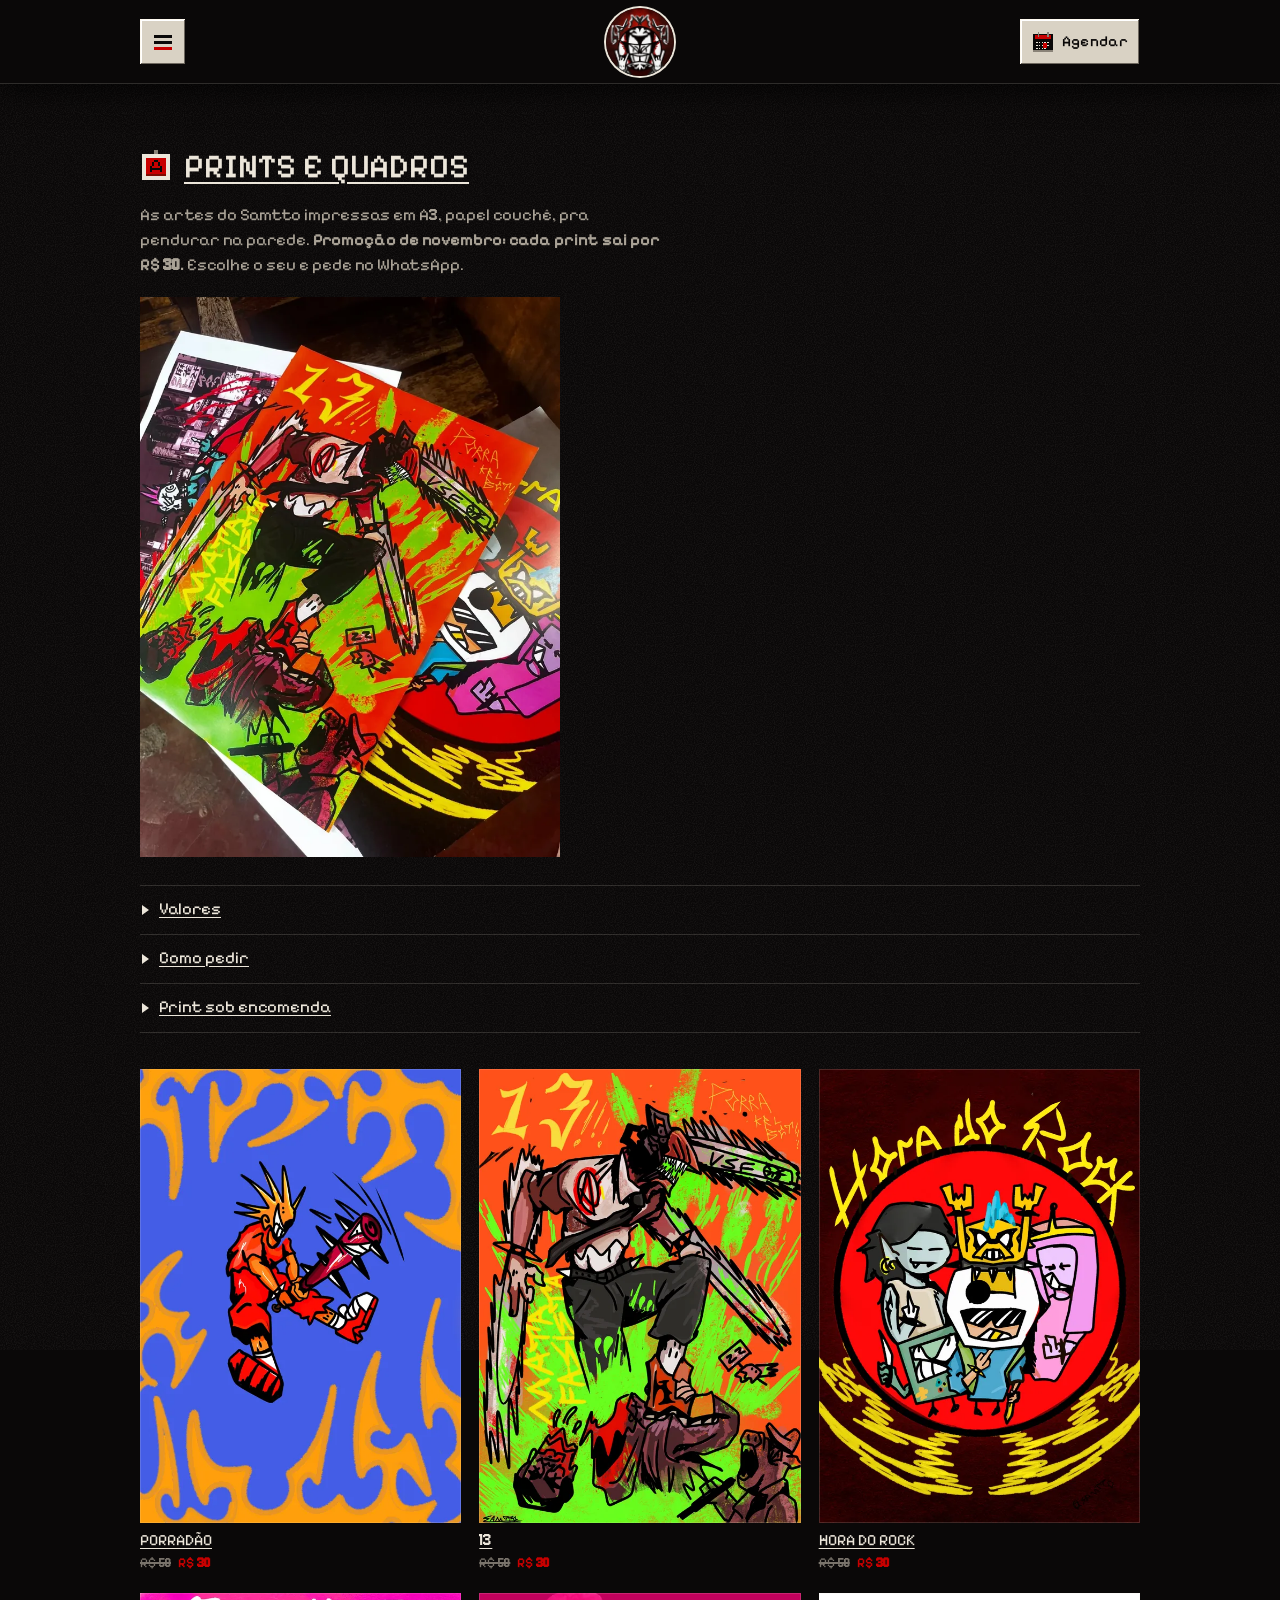
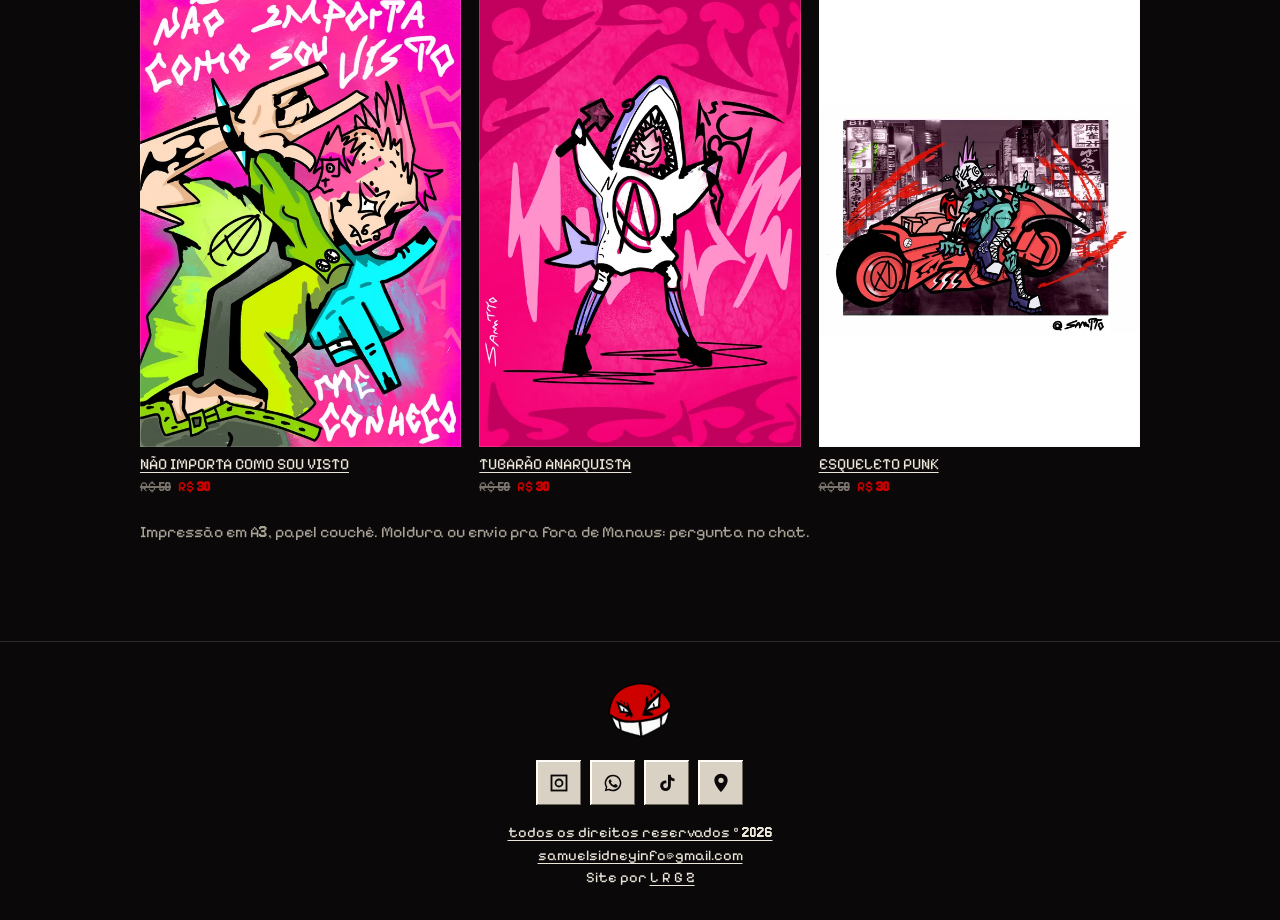
<file: prints.html>
<!DOCTYPE html>
<html lang="pt-BR">
<head>
  <meta charset="UTF-8">
  <meta name="viewport" content="width=device-width, initial-scale=1, viewport-fit=cover">
  <title>Prints e quadros | Samtto Tatupunk</title>
  <meta name="description" content="Prints A3 em papel couchê do Samtto para pendurar na parede: arte punk de Manaus. R$ 30 o print na promoção de novembro, R$ 100 a arte sob encomenda. Pedido pelo WhatsApp.">
  <meta name="theme-color" content="#0a0808">
  <meta name="robots" content="index, follow, max-image-preview:large">
  <meta name="author" content="Samtto">
  <meta name="geo.region" content="BR-AM">
  <meta name="geo.placename" content="Manaus">
  <link rel="canonical" href="https://samtto.com.br/prints">
  <meta property="og:type" content="website">
  <meta property="og:title" content="Prints e quadros | Samtto Tatupunk">
  <meta property="og:description" content="Prints A3 em papel couchê do Samtto para pendurar na parede: arte punk de Manaus. R$ 30 o print na promoção de novembro, R$ 100 a arte sob encomenda. Pedido pelo WhatsApp.">
  <meta property="og:url" content="https://samtto.com.br/prints">
  <meta property="og:image" content="https://samtto.com.br/assets/img/og-samtto-desktop.jpg">
  <meta property="og:image:secure_url" content="https://samtto.com.br/assets/img/og-samtto-desktop.jpg">
  <meta property="og:image:type" content="image/jpeg">
  <meta property="og:image:width" content="1200">
  <meta property="og:image:height" content="630">
  <meta property="og:image:alt" content="Janela samtto.exe com o logo do Samtto e os ícones do site: desenhos disponíveis, agenda, acervo, sobre, dúvidas e parcerias">
  <meta property="og:site_name" content="Samtto Tatupunk">
  <meta property="og:locale" content="pt_BR">
  <meta name="twitter:card" content="summary_large_image">
  <link rel="icon" href="assets/img/favicon-32.png" sizes="32x32" type="image/png">
  <link rel="apple-touch-icon" href="assets/img/icon-192.png">
  <link rel="manifest" href="manifest.webmanifest">
  <link rel="preconnect" href="https://fonts.googleapis.com">
  <link rel="preconnect" href="https://fonts.gstatic.com" crossorigin>
  <link href="https://fonts.googleapis.com/css2?family=Pixelify+Sans:wght@400;500&family=Rubik+Dirt&family=Sedgwick+Ave+Display&family=IBM+Plex+Sans:wght@400;500&display=swap" rel="stylesheet">
  <link rel="stylesheet" href="css/style.css?v=20261127a">
  <script>document.documentElement.classList.add("js")</script>
</head>
<body><!--email_off-->
<a class="skip" href="#conteudo">Pular para o conteúdo</a>
<div class="grain" aria-hidden="true"></div>
<header class="header">
  <div class="wrap header__in">
    <button class="btn icon-btn" type="button" data-start aria-expanded="false" aria-controls="start" aria-label="Abrir menu"><svg class="px" viewBox="0 0 16 16" shape-rendering="crispEdges" aria-hidden="true"><rect x="2" y="3" width="12" height="2" fill="#0a0808"/><rect x="2" y="7" width="12" height="2" fill="#0a0808"/><rect x="2" y="11" width="12" height="2" fill="#c80000"/></svg></button>
    <a class="header__logo" href="/" aria-label="Samtto, início"><img src="assets/brand/logo-nav.webp" alt="" width="72" height="72"></a>
    <a class="btn head-cta" href="/orcamento" aria-label="Agendar tattoo"><svg class="px" viewBox="0 0 16 16" shape-rendering="crispEdges" aria-hidden="true"><rect x="1" y="2" width="14" height="13" fill="#0a0808"/><rect x="2" y="3" width="12" height="3" fill="#c80000"/><rect x="4" y="1" width="1" height="3" fill="#8a8378"/><rect x="11" y="1" width="1" height="3" fill="#8a8378"/><rect x="3" y="8" width="1" height="1" fill="#ece6da"/><rect x="5" y="8" width="1" height="1" fill="#ece6da"/><rect x="7" y="8" width="1" height="1" fill="#ece6da"/><rect x="9" y="8" width="1" height="1" fill="#ece6da"/><rect x="11" y="8" width="1" height="1" fill="#ece6da"/><rect x="3" y="10" width="1" height="1" fill="#ece6da"/><rect x="5" y="10" width="1" height="1" fill="#ece6da"/><rect x="7" y="10" width="1" height="1" fill="#ece6da"/><rect x="11" y="10" width="1" height="1" fill="#ece6da"/><rect x="3" y="12" width="1" height="1" fill="#ece6da"/><rect x="5" y="12" width="1" height="1" fill="#ece6da"/><rect x="7" y="12" width="1" height="1" fill="#ece6da"/><rect x="9" y="12" width="1" height="1" fill="#ece6da"/><rect x="8" y="9" width="3" height="3" fill="#c80000"/><rect x="1" y="14" width="14" height="1" fill="#8a8378"/></svg><span>Agendar</span></a>
  </div>
</header>
<div class="start" id="start" data-start-root>
  <nav class="start__panel bevel" aria-label="Menu">
    <div class="start__band"><span>Samtto</span></div>
    <div class="start__body">
      <ul class="start__list">
<li><a class="start__link" href="/"><img class="px" src="assets/brand/logo-sm.webp" alt="" width="32" height="32" style="border-radius:50%"><span>Início</span></a></li>
<li class="start__sep" role="separator"></li>
<li><a class="start__link" href="/disponiveis"><svg class="px" viewBox="0 0 16 16" shape-rendering="crispEdges" aria-hidden="true"><rect x="0" y="2" width="7" height="3" fill="#0a0808"/><rect x="1" y="3" width="5" height="2" fill="#c80000"/><rect x="0" y="4" width="16" height="11" fill="#0a0808"/><rect x="1" y="5" width="14" height="9" fill="#c80000"/><rect x="3" y="3" width="11" height="6" fill="#0a0808"/><rect x="4" y="5" width="2" height="1" fill="#ece6da"/><rect x="7" y="5" width="4" height="1" fill="#ece6da"/><rect x="4" y="7" width="6" height="1" fill="#ece6da"/><rect x="11" y="7" width="2" height="1" fill="#c80000"/><rect x="0" y="10" width="16" height="5" fill="#0a0808"/><rect x="1" y="11" width="14" height="3" fill="#c80000"/><rect x="1" y="13" width="14" height="1" fill="#7e0c02"/></svg><span>Desenhos disponíveis</span></a></li>
<li><a class="start__link" href="/prints"><svg class="px" viewBox="0 0 16 16" shape-rendering="crispEdges" aria-hidden="true"><rect x="7" y="0" width="2" height="2" fill="#8a8378"/><rect x="1" y="2" width="14" height="13" fill="#0a0808"/><rect x="3" y="4" width="10" height="9" fill="#c80000"/><rect x="7" y="5" width="2" height="1" fill="#ece6da"/><rect x="6" y="6" width="1" height="2" fill="#ece6da"/><rect x="9" y="6" width="1" height="2" fill="#ece6da"/><rect x="5" y="8" width="1" height="3" fill="#ece6da"/><rect x="10" y="8" width="1" height="3" fill="#ece6da"/><rect x="6" y="9" width="4" height="1" fill="#ece6da"/><rect x="3" y="12" width="10" height="1" fill="#7e0c02"/></svg><span>Prints e quadros</span></a></li>
<li><a class="start__link" href="/orcamento"><svg class="px" viewBox="0 0 16 16" shape-rendering="crispEdges" aria-hidden="true"><rect x="1" y="2" width="14" height="13" fill="#0a0808"/><rect x="2" y="3" width="12" height="3" fill="#c80000"/><rect x="4" y="1" width="1" height="3" fill="#8a8378"/><rect x="11" y="1" width="1" height="3" fill="#8a8378"/><rect x="3" y="8" width="1" height="1" fill="#ece6da"/><rect x="5" y="8" width="1" height="1" fill="#ece6da"/><rect x="7" y="8" width="1" height="1" fill="#ece6da"/><rect x="9" y="8" width="1" height="1" fill="#ece6da"/><rect x="11" y="8" width="1" height="1" fill="#ece6da"/><rect x="3" y="10" width="1" height="1" fill="#ece6da"/><rect x="5" y="10" width="1" height="1" fill="#ece6da"/><rect x="7" y="10" width="1" height="1" fill="#ece6da"/><rect x="11" y="10" width="1" height="1" fill="#ece6da"/><rect x="3" y="12" width="1" height="1" fill="#ece6da"/><rect x="5" y="12" width="1" height="1" fill="#ece6da"/><rect x="7" y="12" width="1" height="1" fill="#ece6da"/><rect x="9" y="12" width="1" height="1" fill="#ece6da"/><rect x="8" y="9" width="3" height="3" fill="#c80000"/><rect x="1" y="14" width="14" height="1" fill="#8a8378"/></svg><span>Agende sua tattoo</span></a></li>
<li><a class="start__link" href="/portfolio"><svg class="px" viewBox="0 0 16 16" shape-rendering="crispEdges" aria-hidden="true"><rect x="1" y="2" width="14" height="12" fill="#0a0808"/><rect x="2" y="3" width="12" height="10" fill="#ece6da"/><rect x="7" y="5" width="2" height="7" fill="#c80000"/><rect x="6" y="7" width="4" height="5" fill="#c80000"/><rect x="5" y="9" width="6" height="3" fill="#c80000"/><rect x="8" y="4" width="1" height="1" fill="#c80000"/><rect x="4" y="11" width="8" height="1" fill="#7e0c02"/><rect x="11" y="4" width="1" height="1" fill="#0a0808"/><rect x="3" y="5" width="1" height="1" fill="#0a0808"/></svg><span>Acervo tattoo</span></a></li>
<li><a class="start__link" href="/sobre"><img class="px" src="assets/brand/face.png" alt="" width="48" height="48"><span>Sobre mim</span></a></li>
<li><a class="start__link" href="/papo"><svg class="px" viewBox="0 0 16 16" shape-rendering="crispEdges" aria-hidden="true"><rect x="1" y="2" width="14" height="9" fill="#0a0808"/><rect x="3" y="11" width="3" height="1" fill="#0a0808"/><rect x="3" y="12" width="2" height="1" fill="#0a0808"/><rect x="3" y="13" width="1" height="1" fill="#0a0808"/><rect x="6" y="4" width="4" height="1" fill="#c80000"/><rect x="9" y="5" width="1" height="2" fill="#c80000"/><rect x="8" y="6" width="1" height="1" fill="#c80000"/><rect x="7" y="7" width="2" height="1" fill="#c80000"/><rect x="7" y="9" width="2" height="1" fill="#c80000"/></svg><span>Papo e dúvidas</span></a></li>
<li><a class="start__link" href="#" data-wa="Salve Samtto! Quero propor uma parceria."><svg class="px" viewBox="0 0 16 16" shape-rendering="crispEdges" aria-hidden="true"><rect x="1" y="3" width="14" height="10" fill="#0a0808"/><rect x="2" y="4" width="1" height="1" fill="#ece6da"/><rect x="3" y="5" width="1" height="1" fill="#ece6da"/><rect x="4" y="6" width="1" height="1" fill="#ece6da"/><rect x="5" y="7" width="1" height="1" fill="#ece6da"/><rect x="6" y="8" width="1" height="1" fill="#ece6da"/><rect x="9" y="8" width="1" height="1" fill="#ece6da"/><rect x="10" y="7" width="1" height="1" fill="#ece6da"/><rect x="11" y="6" width="1" height="1" fill="#ece6da"/><rect x="12" y="5" width="1" height="1" fill="#ece6da"/><rect x="13" y="4" width="1" height="1" fill="#ece6da"/><rect x="7" y="8" width="2" height="3" fill="#c80000"/><rect x="1" y="12" width="14" height="1" fill="#8a8378"/></svg><span>Parcerias</span></a></li>
<li><a class="start__link" href="https://www.instagram.com/ssamtto/" target="_blank" rel="noopener"><svg class="px" viewBox="0 0 16 16" shape-rendering="crispEdges" aria-hidden="true"><rect x="4" y="3" width="4" height="1" fill="#0a0808"/><rect x="1" y="4" width="14" height="10" fill="#0a0808"/><rect x="2" y="5" width="12" height="8" fill="#ece6da"/><rect x="5" y="6" width="6" height="6" fill="#0a0808"/><rect x="6" y="7" width="4" height="4" fill="#c80000"/><rect x="7" y="8" width="2" height="2" fill="#ece6da"/><rect x="11" y="6" width="2" height="1" fill="#c80000"/></svg><span>Instagram</span></a></li>
      </ul>
      <p class="start__foot">Manaus · AM · Estúdio Maniva</p>
    </div>
  </nav>
</div>
<main id="conteudo">

<section class="page"><div class="wrap">
  <h1 class="page__title"><svg class="px" viewBox="0 0 16 16" shape-rendering="crispEdges" aria-hidden="true"><rect x="7" y="0" width="2" height="2" fill="#8a8378"/><rect x="1" y="2" width="14" height="13" fill="#ece6da"/><rect x="3" y="4" width="10" height="9" fill="#c80000"/><rect x="7" y="5" width="2" height="1" fill="#0a0808"/><rect x="6" y="6" width="1" height="2" fill="#0a0808"/><rect x="9" y="6" width="1" height="2" fill="#0a0808"/><rect x="5" y="8" width="1" height="3" fill="#0a0808"/><rect x="10" y="8" width="1" height="3" fill="#0a0808"/><rect x="6" y="9" width="4" height="1" fill="#0a0808"/><rect x="3" y="12" width="10" height="1" fill="#7e0c02"/></svg><span>Prints e quadros</span></h1><p class="page__lead">As artes do Samtto impressas em A3, papel couchê, pra pendurar na parede. <strong>Promoção de novembro: cada print sai por R$ 30.</strong> Escolhe o seu e pede no WhatsApp.</p>
  <figure class="capa"><img src="assets/img/prints/capa.webp" alt="Três prints do Samtto espalhados sobre a mesa: 13, Hora do Rock e Esqueleto punk" width="750" height="1000" decoding="async"></figure>
  <div class="tgs"><details class="tg"><summary><span>Valores</span></summary><div class="tg__body"><ul class="precos"><li><span>Print A3 couchê de uma arte daqui (promoção de novembro)</span><b><s>R$ 50</s> R$ 30</b></li><li><span>Arte criada sob encomenda, impressa</span><b>R$ 100</b></li></ul></div></details><details class="tg"><summary><span>Como pedir</span></summary><div class="tg__body"><p>Toca no print que você quer e manda a mensagem pelo WhatsApp. Pagamento e entrega são combinados no chat.</p></div></details><details class="tg"><summary><span>Print sob encomenda</span></summary><div class="tg__body"><p>Quer uma arte só sua na estética punk, pra parede? Conta a ideia que o Samtto cria e imprime: <strong>R$ 100</strong>.</p><p><a class="ulink" href="#" data-wa="Salve Samtto! Quero encomendar um print com arte criada por você. A ideia é: ">Encomendar meu print</a></p></div></details></div>
  <div class="grid" data-flash><button class="card card--a4" type="button" data-title="PORRADÃO" data-sub="Print A3 couchê · R$ 30 na promoção de novembro" data-reserve="PORRADÃO">
  <div class="card__img"><img src="assets/img/prints/p06.webp" data-full="assets/img/prints/p06-full.webp" alt="Print do Samtto: PORRADÃO" width="600" height="849" loading="lazy" decoding="async"></div>
  <span class="card__t">PORRADÃO</span><span class="card__s"><s>R$ 50</s> <b>R$ 30</b></span>
</button><button class="card card--a4" type="button" data-title="13" data-sub="Print A3 couchê · R$ 30 na promoção de novembro" data-reserve="13">
  <div class="card__img"><img src="assets/img/prints/p04.webp" data-full="assets/img/prints/p04-full.webp" alt="Print do Samtto: 13" width="600" height="849" loading="lazy" decoding="async"></div>
  <span class="card__t">13</span><span class="card__s"><s>R$ 50</s> <b>R$ 30</b></span>
</button><button class="card card--a4" type="button" data-title="Hora do Rock" data-sub="Print A3 couchê · R$ 30 na promoção de novembro" data-reserve="Hora do Rock">
  <div class="card__img"><img src="assets/img/prints/p01.webp" data-full="assets/img/prints/p01-full.webp" alt="Print do Samtto: Hora do Rock" width="600" height="849" loading="lazy" decoding="async"></div>
  <span class="card__t">Hora do Rock</span><span class="card__s"><s>R$ 50</s> <b>R$ 30</b></span>
</button><button class="card card--a4" type="button" data-title="Não importa como sou visto" data-sub="Print A3 couchê · R$ 30 na promoção de novembro" data-reserve="Não importa como sou visto">
  <div class="card__img"><img src="assets/img/prints/p02.webp" data-full="assets/img/prints/p02-full.webp" alt="Print do Samtto: Não importa como sou visto" width="600" height="849" loading="lazy" decoding="async"></div>
  <span class="card__t">Não importa como sou visto</span><span class="card__s"><s>R$ 50</s> <b>R$ 30</b></span>
</button><button class="card card--a4" type="button" data-title="Tubarão anarquista" data-sub="Print A3 couchê · R$ 30 na promoção de novembro" data-reserve="Tubarão anarquista">
  <div class="card__img"><img src="assets/img/prints/p03.webp" data-full="assets/img/prints/p03-full.webp" alt="Print do Samtto: Tubarão anarquista" width="600" height="849" loading="lazy" decoding="async"></div>
  <span class="card__t">Tubarão anarquista</span><span class="card__s"><s>R$ 50</s> <b>R$ 30</b></span>
</button><button class="card card--a4" type="button" data-title="Esqueleto punk" data-sub="Print A3 couchê · R$ 30 na promoção de novembro" data-reserve="Esqueleto punk">
  <div class="card__img"><img src="assets/img/prints/p05c.webp" data-full="assets/img/prints/p05-full.webp" alt="Print do Samtto: Esqueleto punk" width="600" height="849" loading="lazy" decoding="async"></div>
  <span class="card__t">Esqueleto punk</span><span class="card__s"><s>R$ 50</s> <b>R$ 30</b></span>
</button></div>
  <p class="muted" style="margin-top:24px;font-family:var(--f-ui)">Impressão em A3, papel couchê. Moldura ou envio pra fora de Manaus: pergunta no chat.</p>
</div></section>
<dialog class="lightbox" aria-label="Imagem ampliada" data-lb-msg="Salve Samtto! Quero o print {nome} (A3 couchê, R$ 30 na promoção de novembro). Como faço pra pagar e receber?">
  <div class="dlg">
    <div class="win">
      <div class="win__bar"><svg class="px" viewBox="0 0 16 16" shape-rendering="crispEdges" aria-hidden="true"><rect x="1" y="2" width="14" height="12" fill="#ece6da"/><rect x="2" y="3" width="12" height="10" fill="#0a0808"/><rect x="7" y="5" width="2" height="7" fill="#c80000"/><rect x="6" y="7" width="4" height="5" fill="#c80000"/><rect x="5" y="9" width="6" height="3" fill="#c80000"/><rect x="8" y="4" width="1" height="1" fill="#c80000"/><rect x="4" y="11" width="8" height="1" fill="#7e0c02"/><rect x="11" y="4" width="1" height="1" fill="#ece6da"/><rect x="3" y="5" width="1" height="1" fill="#ece6da"/></svg><span data-lb-title>imagem.png</span><button class="btn win__x" type="button" data-close aria-label="Fechar"><svg viewBox="0 0 24 24" fill="none" stroke="currentColor" stroke-width="3" aria-hidden="true"><path d="M19 5 5 19M5 5l14 14"/></svg></button></div>
      <div class="win__body">
        <div class="dlg__img"><img data-lb-img alt=""></div>
        <div class="dlg__meta"><div><p data-lb-name></p><small data-lb-sub></small></div><a class="btn btn--red" href="#" data-lb-reserve>Quero este print</a></div>
      </div>
    </div>
  </div>
</dialog>
</main>
<footer class="footer">
  <div class="wrap">
    <img class="footer__face" src="assets/brand/face.png" alt="" width="64" height="64" loading="lazy">
    <ul class="socials">
      <li><a class="btn" href="https://www.instagram.com/ssamtto/" target="_blank" rel="noopener" aria-label="Instagram"><svg viewBox="0 0 24 24" fill="none" stroke="currentColor" stroke-width="2.2" aria-hidden="true"><rect x="3" y="3" width="18" height="18"/><circle cx="12" cy="12" r="4.2"/><path d="M17.5 6.5h.01" stroke-width="3"/></svg></a></li>
      <li><a class="btn" href="#" data-wa="Salve Samtto! Vim pelo site." aria-label="WhatsApp"><svg viewBox="0 0 24 24" fill="currentColor" aria-hidden="true"><path d="M12 2a10 10 0 0 0-8.6 15.1L2 22l5-1.3A10 10 0 1 0 12 2Zm0 18.2a8.2 8.2 0 0 1-4.2-1.2l-.3-.2-3 .8.8-2.9-.2-.3A8.2 8.2 0 1 1 12 20.2Zm4.5-6.1c-.2-.1-1.5-.7-1.7-.8-.2-.1-.4-.1-.6.1l-.8 1c-.1.2-.3.2-.5.1a6.7 6.7 0 0 1-3.3-2.9c-.3-.4.2-.4.7-1.3.1-.2 0-.3 0-.4l-.8-1.8c-.2-.5-.4-.4-.6-.4h-.5a1 1 0 0 0-.7.3 3 3 0 0 0-.9 2.2 5.2 5.2 0 0 0 1.1 2.7 11.8 11.8 0 0 0 4.5 4c1.7.7 2.4.8 3.2.6a2.8 2.8 0 0 0 1.8-1.3 2.3 2.3 0 0 0 .2-1.3c-.1-.1-.3-.2-.5-.3Z"/></svg></a></li>
      <li><a class="btn" href="https://www.tiktok.com/@ssamttoo" target="_blank" rel="noopener" aria-label="TikTok"><svg viewBox="0 0 24 24" fill="currentColor" aria-hidden="true"><path d="M16.6 2h-3.4v13.3a2.9 2.9 0 1 1-2.9-2.9c.3 0 .6 0 .9.1V9a6.4 6.4 0 1 0 5.4 6.3V8.6a8 8 0 0 0 4.4 1.4V6.6a4.5 4.5 0 0 1-4.4-4.6Z"/></svg></a></li>
      <li><a class="btn" href="https://www.instagram.com/manivatattoo/" target="_blank" rel="noopener" aria-label="Estúdio Maniva"><svg viewBox="0 0 24 24" fill="currentColor" aria-hidden="true"><path d="M12 1C7.6 1 4 4.5 4 8.8 4 14.7 12 23 12 23s8-8.3 8-14.2C20 4.5 16.4 1 12 1Zm0 11a3.2 3.2 0 1 1 0-6.4 3.2 3.2 0 0 1 0 6.4Z"/></svg></a></li>
    </ul>
    <div class="footer__copy">
      <p><a href="/">todos os direitos reservados © 2026</a></p>
      <p><a href="mailto:samuelsidneyinfo@gmail.com">samuelsidneyinfo@gmail.com</a></p>
      <p>Site por <a href="https://lrgz.com.br" target="_blank" rel="noopener">L R G Z</a></p>
    </div>
  </div>
</footer>
<script src="js/main.js?v=20261109a" defer></script>
<!--/email_off--></body>
</html>
</file>
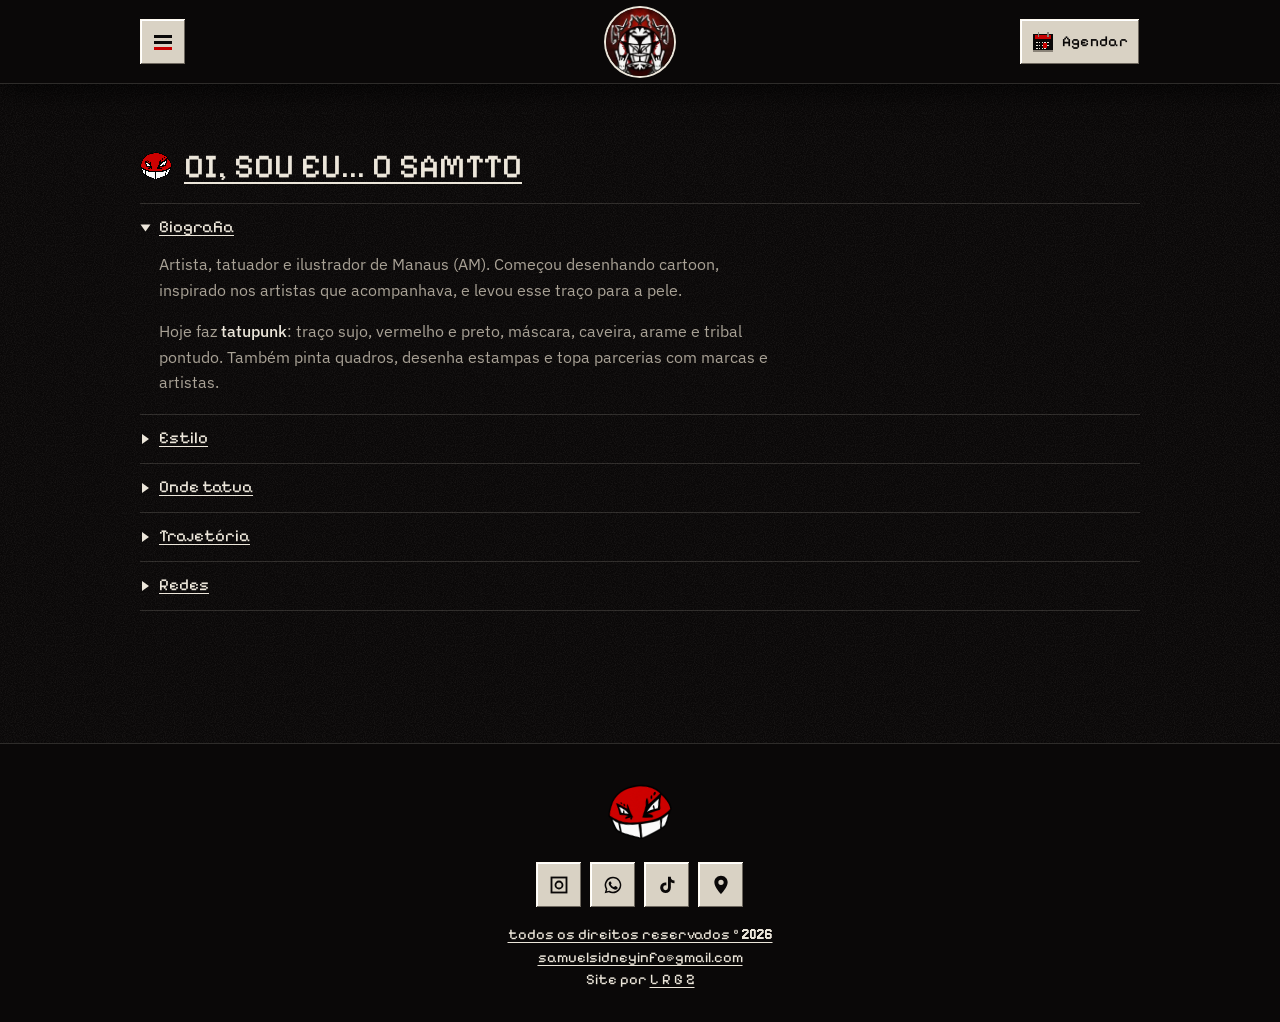
<file: sobre.html>
<!DOCTYPE html>
<html lang="pt-BR">
<head>
  <meta charset="UTF-8">
  <meta name="viewport" content="width=device-width, initial-scale=1, viewport-fit=cover">
  <title>Sobre mim | Samtto Tatupunk</title>
  <meta name="description" content="Samtto, artista e tatuador tatupunk em Manaus.">
  <meta name="theme-color" content="#0a0808">
  <meta name="robots" content="index, follow, max-image-preview:large">
  <meta name="author" content="Samtto">
  <meta name="geo.region" content="BR-AM">
  <meta name="geo.placename" content="Manaus">
  <link rel="canonical" href="https://samtto.com.br/sobre">
  <meta property="og:type" content="website">
  <meta property="og:title" content="Sobre mim | Samtto Tatupunk">
  <meta property="og:description" content="Samtto, artista e tatuador tatupunk em Manaus.">
  <meta property="og:url" content="https://samtto.com.br/sobre">
  <meta property="og:image" content="https://samtto.com.br/assets/img/og-samtto-desktop.jpg">
  <meta property="og:image:secure_url" content="https://samtto.com.br/assets/img/og-samtto-desktop.jpg">
  <meta property="og:image:type" content="image/jpeg">
  <meta property="og:image:width" content="1200">
  <meta property="og:image:height" content="630">
  <meta property="og:image:alt" content="Janela samtto.exe com o logo do Samtto e os ícones do site: desenhos disponíveis, agenda, acervo, sobre, dúvidas e parcerias">
  <meta property="og:site_name" content="Samtto Tatupunk">
  <meta property="og:locale" content="pt_BR">
  <meta name="twitter:card" content="summary_large_image">
  <link rel="icon" href="assets/img/favicon-32.png" sizes="32x32" type="image/png">
  <link rel="apple-touch-icon" href="assets/img/icon-192.png">
  <link rel="manifest" href="manifest.webmanifest">
  <link rel="preconnect" href="https://fonts.googleapis.com">
  <link rel="preconnect" href="https://fonts.gstatic.com" crossorigin>
  <link href="https://fonts.googleapis.com/css2?family=Pixelify+Sans:wght@400;500&family=Rubik+Dirt&family=Sedgwick+Ave+Display&family=IBM+Plex+Sans:wght@400;500&display=swap" rel="stylesheet">
  <link rel="stylesheet" href="css/style.css?v=20261109a">
  <script>document.documentElement.classList.add("js")</script>
</head>
<body><!--email_off-->
<a class="skip" href="#conteudo">Pular para o conteúdo</a>
<div class="grain" aria-hidden="true"></div>
<header class="header">
  <div class="wrap header__in">
    <button class="btn icon-btn" type="button" data-start aria-expanded="false" aria-controls="start" aria-label="Abrir menu"><svg class="px" viewBox="0 0 16 16" shape-rendering="crispEdges" aria-hidden="true"><rect x="2" y="3" width="12" height="2" fill="#0a0808"/><rect x="2" y="7" width="12" height="2" fill="#0a0808"/><rect x="2" y="11" width="12" height="2" fill="#c80000"/></svg></button>
    <a class="header__logo" href="/" aria-label="Samtto, início"><img src="assets/brand/logo-nav.webp" alt="" width="72" height="72"></a>
    <a class="btn head-cta" href="/orcamento" aria-label="Agendar tattoo"><svg class="px" viewBox="0 0 16 16" shape-rendering="crispEdges" aria-hidden="true"><rect x="1" y="2" width="14" height="13" fill="#0a0808"/><rect x="2" y="3" width="12" height="3" fill="#c80000"/><rect x="4" y="1" width="1" height="3" fill="#8a8378"/><rect x="11" y="1" width="1" height="3" fill="#8a8378"/><rect x="3" y="8" width="1" height="1" fill="#ece6da"/><rect x="5" y="8" width="1" height="1" fill="#ece6da"/><rect x="7" y="8" width="1" height="1" fill="#ece6da"/><rect x="9" y="8" width="1" height="1" fill="#ece6da"/><rect x="11" y="8" width="1" height="1" fill="#ece6da"/><rect x="3" y="10" width="1" height="1" fill="#ece6da"/><rect x="5" y="10" width="1" height="1" fill="#ece6da"/><rect x="7" y="10" width="1" height="1" fill="#ece6da"/><rect x="11" y="10" width="1" height="1" fill="#ece6da"/><rect x="3" y="12" width="1" height="1" fill="#ece6da"/><rect x="5" y="12" width="1" height="1" fill="#ece6da"/><rect x="7" y="12" width="1" height="1" fill="#ece6da"/><rect x="9" y="12" width="1" height="1" fill="#ece6da"/><rect x="8" y="9" width="3" height="3" fill="#c80000"/><rect x="1" y="14" width="14" height="1" fill="#8a8378"/></svg><span>Agendar</span></a>
  </div>
</header>
<div class="start" id="start" data-start-root>
  <nav class="start__panel bevel" aria-label="Menu">
    <div class="start__band"><span>Samtto</span></div>
    <div class="start__body">
      <ul class="start__list">
<li><a class="start__link" href="/"><img class="px" src="assets/brand/logo-sm.webp" alt="" width="32" height="32" style="border-radius:50%"><span>Início</span></a></li>
<li class="start__sep" role="separator"></li>
<li><a class="start__link" href="/disponiveis"><svg class="px" viewBox="0 0 16 16" shape-rendering="crispEdges" aria-hidden="true"><rect x="0" y="2" width="7" height="3" fill="#0a0808"/><rect x="1" y="3" width="5" height="2" fill="#c80000"/><rect x="0" y="4" width="16" height="11" fill="#0a0808"/><rect x="1" y="5" width="14" height="9" fill="#c80000"/><rect x="3" y="3" width="11" height="6" fill="#0a0808"/><rect x="4" y="5" width="2" height="1" fill="#ece6da"/><rect x="7" y="5" width="4" height="1" fill="#ece6da"/><rect x="4" y="7" width="6" height="1" fill="#ece6da"/><rect x="11" y="7" width="2" height="1" fill="#c80000"/><rect x="0" y="10" width="16" height="5" fill="#0a0808"/><rect x="1" y="11" width="14" height="3" fill="#c80000"/><rect x="1" y="13" width="14" height="1" fill="#7e0c02"/></svg><span>Desenhos disponíveis</span></a></li>
<li><a class="start__link" href="/prints"><svg class="px" viewBox="0 0 16 16" shape-rendering="crispEdges" aria-hidden="true"><rect x="7" y="0" width="2" height="2" fill="#8a8378"/><rect x="1" y="2" width="14" height="13" fill="#0a0808"/><rect x="3" y="4" width="10" height="9" fill="#c80000"/><rect x="7" y="5" width="2" height="1" fill="#ece6da"/><rect x="6" y="6" width="1" height="2" fill="#ece6da"/><rect x="9" y="6" width="1" height="2" fill="#ece6da"/><rect x="5" y="8" width="1" height="3" fill="#ece6da"/><rect x="10" y="8" width="1" height="3" fill="#ece6da"/><rect x="6" y="9" width="4" height="1" fill="#ece6da"/><rect x="3" y="12" width="10" height="1" fill="#7e0c02"/></svg><span>Prints e quadros</span></a></li>
<li><a class="start__link" href="/orcamento"><svg class="px" viewBox="0 0 16 16" shape-rendering="crispEdges" aria-hidden="true"><rect x="1" y="2" width="14" height="13" fill="#0a0808"/><rect x="2" y="3" width="12" height="3" fill="#c80000"/><rect x="4" y="1" width="1" height="3" fill="#8a8378"/><rect x="11" y="1" width="1" height="3" fill="#8a8378"/><rect x="3" y="8" width="1" height="1" fill="#ece6da"/><rect x="5" y="8" width="1" height="1" fill="#ece6da"/><rect x="7" y="8" width="1" height="1" fill="#ece6da"/><rect x="9" y="8" width="1" height="1" fill="#ece6da"/><rect x="11" y="8" width="1" height="1" fill="#ece6da"/><rect x="3" y="10" width="1" height="1" fill="#ece6da"/><rect x="5" y="10" width="1" height="1" fill="#ece6da"/><rect x="7" y="10" width="1" height="1" fill="#ece6da"/><rect x="11" y="10" width="1" height="1" fill="#ece6da"/><rect x="3" y="12" width="1" height="1" fill="#ece6da"/><rect x="5" y="12" width="1" height="1" fill="#ece6da"/><rect x="7" y="12" width="1" height="1" fill="#ece6da"/><rect x="9" y="12" width="1" height="1" fill="#ece6da"/><rect x="8" y="9" width="3" height="3" fill="#c80000"/><rect x="1" y="14" width="14" height="1" fill="#8a8378"/></svg><span>Agende sua tattoo</span></a></li>
<li><a class="start__link" href="/portfolio"><svg class="px" viewBox="0 0 16 16" shape-rendering="crispEdges" aria-hidden="true"><rect x="1" y="2" width="14" height="12" fill="#0a0808"/><rect x="2" y="3" width="12" height="10" fill="#ece6da"/><rect x="7" y="5" width="2" height="7" fill="#c80000"/><rect x="6" y="7" width="4" height="5" fill="#c80000"/><rect x="5" y="9" width="6" height="3" fill="#c80000"/><rect x="8" y="4" width="1" height="1" fill="#c80000"/><rect x="4" y="11" width="8" height="1" fill="#7e0c02"/><rect x="11" y="4" width="1" height="1" fill="#0a0808"/><rect x="3" y="5" width="1" height="1" fill="#0a0808"/></svg><span>Acervo tattoo</span></a></li>
<li><a class="start__link" href="/sobre"><img class="px" src="assets/brand/face.png" alt="" width="48" height="48"><span>Sobre mim</span></a></li>
<li><a class="start__link" href="/papo"><svg class="px" viewBox="0 0 16 16" shape-rendering="crispEdges" aria-hidden="true"><rect x="1" y="2" width="14" height="9" fill="#0a0808"/><rect x="3" y="11" width="3" height="1" fill="#0a0808"/><rect x="3" y="12" width="2" height="1" fill="#0a0808"/><rect x="3" y="13" width="1" height="1" fill="#0a0808"/><rect x="6" y="4" width="4" height="1" fill="#c80000"/><rect x="9" y="5" width="1" height="2" fill="#c80000"/><rect x="8" y="6" width="1" height="1" fill="#c80000"/><rect x="7" y="7" width="2" height="1" fill="#c80000"/><rect x="7" y="9" width="2" height="1" fill="#c80000"/></svg><span>Papo e dúvidas</span></a></li>
<li><a class="start__link" href="#" data-wa="Salve Samtto! Quero propor uma parceria."><svg class="px" viewBox="0 0 16 16" shape-rendering="crispEdges" aria-hidden="true"><rect x="1" y="3" width="14" height="10" fill="#0a0808"/><rect x="2" y="4" width="1" height="1" fill="#ece6da"/><rect x="3" y="5" width="1" height="1" fill="#ece6da"/><rect x="4" y="6" width="1" height="1" fill="#ece6da"/><rect x="5" y="7" width="1" height="1" fill="#ece6da"/><rect x="6" y="8" width="1" height="1" fill="#ece6da"/><rect x="9" y="8" width="1" height="1" fill="#ece6da"/><rect x="10" y="7" width="1" height="1" fill="#ece6da"/><rect x="11" y="6" width="1" height="1" fill="#ece6da"/><rect x="12" y="5" width="1" height="1" fill="#ece6da"/><rect x="13" y="4" width="1" height="1" fill="#ece6da"/><rect x="7" y="8" width="2" height="3" fill="#c80000"/><rect x="1" y="12" width="14" height="1" fill="#8a8378"/></svg><span>Parcerias</span></a></li>
<li><a class="start__link" href="https://www.instagram.com/ssamtto/" target="_blank" rel="noopener"><svg class="px" viewBox="0 0 16 16" shape-rendering="crispEdges" aria-hidden="true"><rect x="4" y="3" width="4" height="1" fill="#0a0808"/><rect x="1" y="4" width="14" height="10" fill="#0a0808"/><rect x="2" y="5" width="12" height="8" fill="#ece6da"/><rect x="5" y="6" width="6" height="6" fill="#0a0808"/><rect x="6" y="7" width="4" height="4" fill="#c80000"/><rect x="7" y="8" width="2" height="2" fill="#ece6da"/><rect x="11" y="6" width="2" height="1" fill="#c80000"/></svg><span>Instagram</span></a></li>
      </ul>
      <p class="start__foot">Manaus · AM · Estúdio Maniva</p>
    </div>
  </nav>
</div>
<main id="conteudo">

<section class="page"><div class="wrap">
  <h1 class="page__title"><img class="px" src="assets/brand/face.png" alt="" width="48" height="48"><span>Oi, sou eu... o Samtto</span></h1>
  <div class="tgs"><details class="tg" open><summary><span>Biografia</span></summary><div class="tg__body"><p>Artista, tatuador e ilustrador de Manaus (AM). Começou desenhando cartoon, inspirado nos artistas que acompanhava, e levou esse traço para a pele.</p><p>Hoje faz <strong>tatupunk</strong>: traço sujo, vermelho e preto, máscara, caveira, arame e tribal pontudo. Também pinta quadros, desenha estampas e topa parcerias com marcas e artistas.</p></div></details><details class="tg"><summary><span>Estilo</span></summary><div class="tg__body"><blockquote class="cita"><p>Eu não descobri meu estilo, eu construí. Começou com a vontade de desenhar cartoon como artistas que eu já acompanhava. Com o tempo, as referências foram virando base, e a vivência, o traço e a intenção foram moldando algo próprio.</p><cite>Samtto</cite></blockquote><p><strong>TATUPUNK</strong> é a junção de tatuagem com punk: tatuagem punk. Uma expressão autoral da pegada underground dele, ligada à atitude e à cultura do movimento punk no Amazonas. Mais do que estética, é um jeito de expressar rebeldia e identidade pela tatuagem.</p><p>Tatupunk · ignorant style · neotribal · underground. Sai do padrão ae.</p></div></details><details class="tg"><summary><span>Onde tatua</span></summary><div class="tg__body"><p><strong>Estúdio Maniva</strong>, Manaus (AM). Atendimento das <strong>10h às 22h</strong>. Estúdio privado: endereço e dia combinados no chat.</p></div></details><details class="tg"><summary><span>Trajetória</span></summary><div class="tg__body"><p>Construiu o trabalho no <strong>Estúdio Maniva</strong>, em Manaus. Até agora não passou por outros estúdios.</p><p>Nos planos: um <strong>guest em São Paulo em 2027</strong>, com possibilidade de passar pela Casa Feia. Data a confirmar.</p></div></details><details class="tg"><summary><span>Redes</span></summary><div class="tg__body"><p><a class="ulink" href="https://www.instagram.com/ssamtto/" target="_blank" rel="noopener">Instagram @ssamtto</a><br><a class="ulink" href="https://www.tiktok.com/@ssamttoo" target="_blank" rel="noopener">TikTok @ssamttoo</a><br><a class="ulink" href="#" data-wa="Salve Samtto! Vim pelo site.">WhatsApp (92) 99407-5239</a><br><a class="ulink" href="mailto:samuelsidneyinfo@gmail.com">samuelsidneyinfo@gmail.com</a></p></div></details></div>
</div></section>
</main>
<footer class="footer">
  <div class="wrap">
    <img class="footer__face" src="assets/brand/face.png" alt="" width="64" height="64" loading="lazy">
    <ul class="socials">
      <li><a class="btn" href="https://www.instagram.com/ssamtto/" target="_blank" rel="noopener" aria-label="Instagram"><svg viewBox="0 0 24 24" fill="none" stroke="currentColor" stroke-width="2.2" aria-hidden="true"><rect x="3" y="3" width="18" height="18"/><circle cx="12" cy="12" r="4.2"/><path d="M17.5 6.5h.01" stroke-width="3"/></svg></a></li>
      <li><a class="btn" href="#" data-wa="Salve Samtto! Vim pelo site." aria-label="WhatsApp"><svg viewBox="0 0 24 24" fill="currentColor" aria-hidden="true"><path d="M12 2a10 10 0 0 0-8.6 15.1L2 22l5-1.3A10 10 0 1 0 12 2Zm0 18.2a8.2 8.2 0 0 1-4.2-1.2l-.3-.2-3 .8.8-2.9-.2-.3A8.2 8.2 0 1 1 12 20.2Zm4.5-6.1c-.2-.1-1.5-.7-1.7-.8-.2-.1-.4-.1-.6.1l-.8 1c-.1.2-.3.2-.5.1a6.7 6.7 0 0 1-3.3-2.9c-.3-.4.2-.4.7-1.3.1-.2 0-.3 0-.4l-.8-1.8c-.2-.5-.4-.4-.6-.4h-.5a1 1 0 0 0-.7.3 3 3 0 0 0-.9 2.2 5.2 5.2 0 0 0 1.1 2.7 11.8 11.8 0 0 0 4.5 4c1.7.7 2.4.8 3.2.6a2.8 2.8 0 0 0 1.8-1.3 2.3 2.3 0 0 0 .2-1.3c-.1-.1-.3-.2-.5-.3Z"/></svg></a></li>
      <li><a class="btn" href="https://www.tiktok.com/@ssamttoo" target="_blank" rel="noopener" aria-label="TikTok"><svg viewBox="0 0 24 24" fill="currentColor" aria-hidden="true"><path d="M16.6 2h-3.4v13.3a2.9 2.9 0 1 1-2.9-2.9c.3 0 .6 0 .9.1V9a6.4 6.4 0 1 0 5.4 6.3V8.6a8 8 0 0 0 4.4 1.4V6.6a4.5 4.5 0 0 1-4.4-4.6Z"/></svg></a></li>
      <li><a class="btn" href="https://www.instagram.com/manivatattoo/" target="_blank" rel="noopener" aria-label="Estúdio Maniva"><svg viewBox="0 0 24 24" fill="currentColor" aria-hidden="true"><path d="M12 1C7.6 1 4 4.5 4 8.8 4 14.7 12 23 12 23s8-8.3 8-14.2C20 4.5 16.4 1 12 1Zm0 11a3.2 3.2 0 1 1 0-6.4 3.2 3.2 0 0 1 0 6.4Z"/></svg></a></li>
    </ul>
    <div class="footer__copy">
      <p><a href="/">todos os direitos reservados © 2026</a></p>
      <p><a href="mailto:samuelsidneyinfo@gmail.com">samuelsidneyinfo@gmail.com</a></p>
      <p>Site por <a href="https://lrgz.com.br" target="_blank" rel="noopener">L R G Z</a></p>
    </div>
  </div>
</footer>
<script src="js/main.js?v=20261109a" defer></script>
<!--/email_off--></body>
</html>
</file>
<file: css/style.css>
/* SAMTTO  -  v2 "desktop"
   Formato do invocad0 (desktop de ícones, páginas com sanfonas, relevo de Windows 98)
   com a paleta do Samtto: tinta, papel e sangue. Mobile first, raio zero.
   ------------------------------------------------------------ */

@view-transition { navigation: auto; }

/* números em Jersey 10: no Pixelify o 5 parece um S. Só os dígitos 0-9 trocam de fonte */
@font-face { font-family: "Samtto Num"; src: url("../assets/fonts/jersey-num.woff2") format("woff2");
  unicode-range: U+30-39; font-display: swap; size-adjust: 125%; }

:root {
  --ink: #0a0808;
  --ink-2: #141010;
  --ink-3: #201a19;
  --paper: #ece6da;
  --paper-2: #d9d2c4;
  --paper-dim: #a9a296;
  --blood: #c80000;
  --blood-deep: #7e0c02;
  --line: rgba(236, 230, 218, .16);

  /* relevo Windows 98 em papel */
  --hi: #fffaf0;
  --lo: #6e685f;
  --edge: #0a0808;

  --f-ui: "Samtto Num", "Pixelify Sans", "Lucida Console", monospace;
  --f-text: "IBM Plex Sans", system-ui, sans-serif;
  --f-mark: "Rubik Dirt", Impact, sans-serif;
  --f-tag: "Sedgwick Ave Display", cursive;

  --ease: cubic-bezier(.16, .84, .32, 1);
  --spring: linear(0, .26 6%, .78 14%, 1.07 22%, 1.12 27%, 1.06 35%, .99 44%, 1 60%, 1);
  --gutter: clamp(16px, 5vw, 40px);
  --max: 1080px;
  --header-h: 84px;
}

*, *::before, *::after { box-sizing: border-box; }
html { overflow-x: clip; -webkit-text-size-adjust: 100%; scroll-padding-top: calc(var(--header-h) + 12px); }
@media (prefers-reduced-motion: no-preference) { html { scroll-behavior: smooth; } }
body {
  margin: 0; min-height: 100svh; display: flex; flex-direction: column;
  background: var(--ink); color: var(--paper);
  font: 400 1rem/1.6 var(--f-text);
  overflow-x: clip; -webkit-font-smoothing: antialiased;
}
main { flex: 1; }
img, svg { display: block; max-width: 100%; }
img { height: auto; }
a { color: inherit; }
button, input, textarea, select { font: inherit; color: inherit; }
::selection { background: var(--blood); color: var(--paper); }
:focus-visible { outline: 1px dotted var(--paper); outline-offset: 3px; }
p { margin: 0 0 1em; }
p:last-child { margin-bottom: 0; }

.sr-only { position: absolute; width: 1px; height: 1px; overflow: hidden; clip: rect(0 0 0 0); white-space: nowrap; }
.skip { position: fixed; left: 12px; top: -60px; z-index: 100; background: var(--blood); padding: 10px 14px; font: 500 .9rem var(--f-ui); text-decoration: none; }
.skip:focus { top: 12px; }
.wrap { width: 100%; max-width: var(--max); margin-inline: auto; padding-inline: max(var(--gutter), env(safe-area-inset-left)) max(var(--gutter), env(safe-area-inset-right)); }
.px { width: 48px; height: 48px; image-rendering: pixelated; }
.px--s { width: 24px; height: 24px; }
.muted { color: var(--paper-dim); }
.red { color: var(--blood); }

/* grão leve, o único resto do fundo antigo */
.grain { position: fixed; inset: -50%; z-index: -1; pointer-events: none; opacity: .09; mix-blend-mode: screen;
  background-image: url("data:image/svg+xml;utf8,<svg xmlns='http://www.w3.org/2000/svg' width='200' height='200'><filter id='n'><feTurbulence type='fractalNoise' baseFrequency='.9' numOctaves='3' stitchTiles='stitch'/><feColorMatrix values='0 0 0 0 1  0 0 0 0 .95  0 0 0 0 .9  0 0 0 1.4 -.55'/></filter><rect width='100%' height='100%' filter='url(%23n)'/></svg>"); }

/* "a preencher" */
.todo { display: inline-flex; align-items: center; gap: 6px; padding: 4px 7px; vertical-align: middle; white-space: nowrap;
  font: 500 .78rem/1 var(--f-ui); text-transform: uppercase; color: var(--ink);
  background: repeating-linear-gradient(-45deg, var(--paper) 0 6px, var(--paper-2) 6px 12px); }
.todo::before { content: "✎"; }
.todo-text { color: var(--paper-dim); border-bottom: 1px dashed var(--paper-dim); }

/* ============================================================
   RELEVO WINDOWS 98
   ============================================================ */
.bevel { background: var(--paper-2); color: var(--ink);
  box-shadow: inset -1px -1px 0 var(--edge), inset 1px 1px 0 var(--hi), inset -2px -2px 0 var(--lo), inset 2px 2px 0 #fff; }
.bevel-in { background: #f6f1e7; color: var(--ink);
  box-shadow: inset 1px 1px 0 var(--lo), inset -1px -1px 0 var(--hi), inset 2px 2px 0 var(--edge), inset -2px -2px 0 var(--paper-2); }

.btn {
  display: inline-flex; align-items: center; justify-content: center; gap: 10px;
  min-height: 46px; padding: 10px 22px; border: 0; cursor: pointer; text-decoration: none;
  font: 500 1rem/1 var(--f-ui); letter-spacing: .02em;
  background: var(--paper-2); color: var(--ink);
  box-shadow: inset -1px -1px 0 var(--edge), inset 1px 1px 0 var(--hi), inset -2px -2px 0 var(--lo), inset 2px 2px 0 #fff;
  transition: filter .2s var(--ease);
  -webkit-tap-highlight-color: transparent;
}
.btn:hover { filter: brightness(1.04); }
.btn:active, .btn.is-down {
  box-shadow: inset 1px 1px 0 var(--edge), inset -1px -1px 0 var(--hi), inset 2px 2px 0 var(--lo), inset -2px -2px 0 #fff;
  padding: 11px 21px 9px 23px;
}
.btn svg { width: 18px; height: 18px; flex: none; }
.btn--red { background: var(--blood); color: var(--paper);
  box-shadow: inset -1px -1px 0 #2a0000, inset 1px 1px 0 #ff6a5e, inset -2px -2px 0 var(--blood-deep), inset 2px 2px 0 #ff2a1e; }
.btn--red:active { box-shadow: inset 1px 1px 0 #2a0000, inset -1px -1px 0 #ff6a5e, inset 2px 2px 0 var(--blood-deep), inset -2px -2px 0 #ff2a1e; }
.btn--wide { width: 100%; }
.btn[disabled] { opacity: .55; pointer-events: none; }

.ulink { font-family: var(--f-ui); text-decoration: underline; text-underline-offset: 3px; text-decoration-thickness: 1px; }
.ulink:hover { color: var(--paper); background: var(--blood); text-decoration-color: transparent; }

/* ============================================================
   HEADER: menu | logo | carrinho
   ============================================================ */
.header { position: sticky; top: 0; z-index: 50; height: var(--header-h); background: var(--ink);
  box-shadow: 0 10px 24px rgba(0,0,0,.55); border-bottom: 1px solid var(--line); view-transition-name: header; }
.header__in { height: 100%; display: grid; grid-template-columns: 1fr auto 1fr; align-items: center; }
.header__logo { display: grid; place-items: center; width: 68px; height: 68px; border-radius: 50%; }
.header__logo img { width: 68px; height: 68px; border-radius: 50%; box-shadow: 0 0 0 2px var(--paper); transition: transform .4s var(--spring); }
.header__logo:hover img { transform: rotate(-8deg) scale(1.05); }
.icon-btn { justify-self: start; display: inline-grid; place-items: center; width: 46px; height: 46px; padding: 0; }
.icon-btn .px { width: 24px; height: 24px; }
.head-cta { justify-self: end; gap: 8px; min-height: 46px; padding: 8px 12px; font-size: .95rem; }
.head-cta .px { width: 22px; height: 22px; }
.head-cta:active { padding: 9px 11px 7px 13px; }
/* celular: só o ícone, quadrado como o botão do menu, logo fica no centro com folga */
@media (max-width: 399px) { .head-cta { width: 46px; padding: 0; } .head-cta:active { padding: 1px 0 0 1px; } .head-cta span { display: none; } }

/* ============================================================
   MENU INICIAR (gaveta da esquerda)
   ============================================================ */
.start { position: fixed; inset: 0; z-index: 60; visibility: hidden; }
.start::before { content: ""; position: absolute; inset: 0; background: rgba(5,3,3,.6); opacity: 0; transition: opacity .3s var(--ease); }
.start__panel { position: absolute; left: 0; top: 0; bottom: 0; width: min(86vw, 340px); display: grid; grid-template-columns: 34px 1fr;
  transform: translateX(-102%); transition: transform .38s var(--ease); }
.start__band { background: linear-gradient(0deg, var(--blood), var(--blood-deep)); display: flex; align-items: flex-end; justify-content: center; padding-bottom: 14px; }
.start__band span { writing-mode: vertical-rl; transform: rotate(180deg); font: 400 1.5rem/1 var(--f-mark); color: var(--paper); letter-spacing: .04em; }
.start__body { display: flex; flex-direction: column; overflow-y: auto; padding: 8px 6px; }
.start__list { list-style: none; margin: 0; padding: 0; }
.start__link { display: flex; align-items: center; gap: 12px; min-height: 50px; padding: 6px 10px; text-decoration: none; font: 500 1.05rem/1.2 var(--f-ui); color: var(--ink); }
.start__link .px { width: 32px; height: 32px; flex: none; }
.start__link img.px { border-radius: 0; }
.start__link:hover, .start__link:focus-visible, .start__link[aria-current="page"] { background: var(--blood); color: var(--paper); outline: none; }
.start__sep { height: 2px; margin: 6px 4px; box-shadow: inset 0 1px 0 var(--lo), inset 0 -1px 0 var(--hi); }
.start__foot { margin-top: auto; padding: 10px 10px 6px; font: 400 .85rem var(--f-ui); color: var(--lo); }
.start-open .start { visibility: visible; }
.start-open .start::before { opacity: 1; }
.start-open .start__panel { transform: none; }
.start-open { overflow: hidden; }

/* ============================================================
   HOME: marca + desktop de ícones
   ============================================================ */
.home { padding-block: clamp(36px, 9vw, 72px) clamp(48px, 10vw, 88px); text-align: center; }

.desktop { display: grid; grid-template-columns: repeat(3, minmax(0, 1fr)); gap: clamp(22px, 6vw, 44px) clamp(6px, 3vw, 32px);
  max-width: 560px; margin: 0 auto; padding: 0; list-style: none; }
.dicon { display: flex; flex-direction: column; align-items: center; gap: 8px; padding: 6px 2px; text-decoration: none; -webkit-tap-highlight-color: transparent; }
.dicon__img { display: grid; place-items: center; width: 56px; height: 56px; }
.dicon__img .px, .dicon__img img { width: 48px; height: 48px; transition: transform .35s var(--spring); }
.dicon__label { font: 400 clamp(.92rem, 3.8vw, 1.02rem)/1.2 var(--f-ui); text-decoration: underline; text-underline-offset: 3px; text-decoration-thickness: 1px; padding: 1px 4px; }
.dicon:hover .dicon__img .px, .dicon:hover .dicon__img img, .dicon:focus-visible .dicon__img .px { transform: translateY(-4px); }
.dicon:focus-visible { outline: none; }
.dicon:focus-visible .dicon__label, .dicon:active .dicon__label { background: var(--blood); color: var(--paper); text-decoration: none; }
.dicon:active .dicon__img { filter: brightness(.75) sepia(1) hue-rotate(-40deg) saturate(4); }

/* entrada da home: os ícones aparecem um a um, como desktop carregando */
.js .desktop .dicon { opacity: 0; transform: translateY(6px); }
.js .desktop.is-in .dicon { opacity: 1; transform: none; transition: opacity .3s linear, transform .45s var(--ease); }
.js .desktop.is-in li:nth-child(2) .dicon { transition-delay: .05s; }
.js .desktop.is-in li:nth-child(3) .dicon { transition-delay: .1s; }
.js .desktop.is-in li:nth-child(4) .dicon { transition-delay: .15s; }
.js .desktop.is-in li:nth-child(5) .dicon { transition-delay: .2s; }
.js .desktop.is-in li:nth-child(6) .dicon { transition-delay: .25s; }
.js .desktop.is-in li:nth-child(7) .dicon { transition-delay: .3s; }
.js .desktop.is-in li:nth-child(8) .dicon { transition-delay: .35s; }
.js .desktop.is-in li:nth-child(9) .dicon { transition-delay: .4s; }

/* ============================================================
   PÁGINAS INTERNAS: ícone + título sublinhado + sanfonas
   ============================================================ */
.page { padding-block: clamp(32px, 8vw, 64px) clamp(56px, 12vw, 96px); }
.page__title { display: flex; align-items: center; gap: 12px; margin: 0 0 18px; font: 500 clamp(1.5rem, 6.5vw, 2.1rem)/1.1 var(--f-ui); text-transform: uppercase; }
.page__title .px, .page__title img { width: 32px; height: 32px; flex: none; }
.page__title span { text-decoration: underline; text-underline-offset: 5px; text-decoration-thickness: 2px; }
.page__lead { font: 400 1.05rem/1.5 var(--f-ui); color: var(--paper-dim); margin: 0 0 18px; max-width: 52ch; }

.tgs { border-top: 1px solid var(--line); margin-bottom: 36px; }
.tg { border-bottom: 1px solid var(--line); }
.tg summary { list-style: none; cursor: pointer; display: flex; align-items: center; gap: 10px; min-height: 48px; padding: 8px 2px; font: 400 1.05rem/1.3 var(--f-ui); }
.tg summary::-webkit-details-marker { display: none; }
.tg summary::before { content: ""; width: 0; height: 0; flex: none; border-style: solid; border-width: 5px 0 5px 7px; border-color: transparent transparent transparent var(--paper); transition: transform .25s var(--ease); }
.tg[open] summary::before { transform: rotate(90deg); }
.tg summary span { text-decoration: underline; text-underline-offset: 3px; text-decoration-thickness: 1px; }
.tg summary:hover span { background: var(--blood); text-decoration-color: transparent; }
.tg__body { padding: 0 2px 18px 19px; color: var(--paper-dim); max-width: 64ch; }
.tg__body a { color: var(--paper); }
.tg__body strong { color: var(--paper); font-weight: 500; }
.tg__body ul { margin: 0; padding-left: 18px; }

.shortcut { display: inline-flex; flex-direction: column; align-items: center; gap: 6px; text-decoration: none; margin: 0 0 36px; }
.shortcut .px { width: 40px; height: 40px; }
.shortcut span { font: 400 .98rem/1.2 var(--f-ui); text-decoration: underline; text-underline-offset: 3px; text-align: center; }
.shortcut:hover span { background: var(--blood); text-decoration-color: transparent; }

.section-label { display: flex; align-items: center; gap: 10px; margin: 0 0 16px; font: 500 1.05rem var(--f-ui); text-transform: uppercase; }
.section-label .px { width: 24px; height: 24px; }

/* ============================================================
   JANELA (dialogs, carrinho, formulário)
   ============================================================ */
.win { background: var(--paper-2); color: var(--ink); padding: 3px;
  box-shadow: inset -1px -1px 0 var(--edge), inset 1px 1px 0 var(--hi), inset -2px -2px 0 var(--lo), inset 2px 2px 0 #fff, 8px 8px 0 rgba(0,0,0,.45); }
.win__bar { display: flex; align-items: center; gap: 8px; min-height: 30px; padding: 3px 3px 3px 8px;
  background: linear-gradient(90deg, var(--blood-deep), var(--blood)); color: var(--paper); font: 500 .95rem/1 var(--f-ui); }
.win__bar .px { width: 16px; height: 16px; }
.win__bar span { flex: 1; min-width: 0; overflow: hidden; text-overflow: ellipsis; white-space: nowrap; }
.win__x { display: grid; place-items: center; width: 40px; height: 32px; padding: 0; margin: -2px -1px -2px 0; font: 500 1rem/1 var(--f-ui); }
.win__x svg { width: 14px; height: 14px; }
.win__body { padding: clamp(14px, 4vw, 22px); }
.win__body a { color: var(--blood-deep); }

/* ============================================================
   GRADES: acervo, flash e loja
   ============================================================ */
.grid { display: grid; grid-template-columns: repeat(2, minmax(0, 1fr)); gap: 16px 12px; }
@media (min-width: 720px) { .grid { grid-template-columns: repeat(3, minmax(0, 1fr)); gap: 22px 18px; } }
@media (min-width: 1000px) { .grid--4 { grid-template-columns: repeat(4, minmax(0, 1fr)); } }

.card { display: flex; flex-direction: column; gap: 8px; padding: 0; border: 0; background: none; text-align: left; cursor: pointer; text-decoration: none; color: inherit; -webkit-tap-highlight-color: transparent; }
.card__img { position: relative; overflow: hidden; background: var(--ink-3); aspect-ratio: 4 / 5; }
.card--sq .card__img { aspect-ratio: 1; }
.card__img img { width: 100%; height: 100%; object-fit: cover; transition: transform .6s var(--ease), filter .3s var(--ease); }
.card:hover .card__img img { transform: scale(1.04); }
.card__img::after { content: ""; position: absolute; inset: 0; box-shadow: inset 0 0 0 1px var(--line); pointer-events: none; }
.card__t { font: 400 .98rem/1.25 var(--f-ui); text-decoration: underline; text-underline-offset: 3px; text-decoration-thickness: 1px; text-transform: uppercase; }
.card:hover .card__t { color: var(--paper); background: var(--blood); text-decoration-color: transparent; }
.card__s { font: 400 .85rem/1.2 var(--f-ui); color: var(--paper-dim); margin-top: -4px; }
.card__price { font: 500 1.05rem/1 var(--f-ui); color: var(--paper); }
.card.is-hidden { display: none; }
/* prints: folha A4 inteira, sem cortar (o print deitado fica com faixa) */
.card--a4 .card__img { aspect-ratio: 210 / 297; }
.card--a4 .card__img img { object-fit: contain; }
.capa { margin: 0 0 28px; max-width: 420px; }
.capa img { width: 100%; height: auto; display: block; box-shadow: inset 0 0 0 1px var(--line); }
@media (max-width: 719px) { .card.is-solo { grid-column: 1 / -1; justify-self: center; width: calc(50% - 6px); } }

.js .grid .card { opacity: 0; transform: translateY(10px); }
.js .grid .card.is-in { opacity: 1; transform: none; transition: opacity .35s linear, transform .5s var(--ease); }

.filters { display: grid; grid-template-columns: repeat(2, 1fr); gap: 6px; margin: 0 0 24px; max-width: 520px; }
@media (min-width: 720px) { .filters { display: flex; flex-wrap: wrap; max-width: none; } }
.filter { min-height: 44px; padding: 8px 8px; font-size: .9rem; white-space: nowrap; }
.filter[aria-pressed="true"] { background: var(--blood); color: var(--paper);
  box-shadow: inset 1px 1px 0 #2a0000, inset -1px -1px 0 #ff6a5e, inset 2px 2px 0 var(--blood-deep), inset -2px -2px 0 #ff2a1e; }
.filter sup { font-size: .7rem; margin-left: 3px; }
.more { text-align: center; margin-top: 36px; }
.more[hidden] { display: none; }

/* ============================================================
   FORMULÁRIOS (dentro de janela)
   ============================================================ */
.form { display: grid; gap: 16px; }
.field { display: grid; gap: 6px; border: 0; margin: 0; padding: 0; min-width: 0; }
.field label, .field legend { font: 500 .95rem var(--f-ui); padding: 0; }
.field input[type="text"], .field input[type="tel"], .field textarea {
  width: 100%; min-height: 46px; padding: 11px 12px; border: 0; border-radius: 0; font: 400 1rem var(--f-text); color: var(--ink);
  background: #fbf8f2; box-shadow: inset 1px 1px 0 var(--lo), inset -1px -1px 0 var(--hi), inset 2px 2px 0 var(--edge), inset -2px -2px 0 var(--paper-2);
}
.field textarea { min-height: 110px; resize: vertical; }
.field input::placeholder, .field textarea::placeholder { color: #8f887c; }
.field input:focus, .field textarea:focus { outline: 1px dotted var(--ink); outline-offset: 2px; }
.field small { font-size: .85rem; color: var(--lo); line-height: 1.4; }
.field__err { display: none; color: var(--blood); font: 500 .85rem var(--f-ui); }
.field.is-invalid .field__err { display: block; }
.chips { display: flex; flex-wrap: wrap; gap: 6px; }
.chip { position: relative; }
.chip input { position: absolute; opacity: 0; pointer-events: none; }
.chip span { display: inline-flex; align-items: center; min-height: 44px; padding: 8px 12px; font: 400 .95rem var(--f-ui); cursor: pointer; }
.chip input:checked + span { background: var(--blood); color: var(--paper);
  box-shadow: inset 1px 1px 0 #2a0000, inset -1px -1px 0 #ff6a5e, inset 2px 2px 0 var(--blood-deep), inset -2px -2px 0 #ff2a1e; }
.chip input:focus-visible + span { outline: 1px dotted var(--ink); outline-offset: 2px; }
.upload__input { position: absolute; opacity: 0; width: 1px; height: 1px; }
.upload__zone { display: grid; place-items: center; gap: 4px; padding: 16px; text-align: center; cursor: pointer; font-family: var(--f-ui); }
.upload__zone span { font-size: .85rem; color: var(--lo); }
.upload__preview { display: grid; grid-template-columns: 60px 1fr 44px; gap: 10px; align-items: center; padding: 8px; }
.upload__preview[hidden] { display: none; }
.upload__preview img { width: 60px; height: 60px; object-fit: cover; }
.upload__name { font-size: .85rem; overflow: hidden; text-overflow: ellipsis; white-space: nowrap; }
.upload__remove { width: 44px; height: 44px; padding: 0; }
.upload__remove svg { width: 14px; height: 14px; }
.field__lbl { font: 500 .95rem var(--f-ui); }
.field__lbl small { font-size: .85rem; color: var(--lo); margin-left: 4px; }
.mq { padding: 2px; background: var(--ink); }
.mq iframe { display: block; width: 100%; height: 560px; border: 0; background: var(--ink); }
@media (max-width: 719px) { .mq iframe { height: 520px; } }
[data-local].is-on { color: var(--blood-deep); font-family: var(--f-ui); }
.hint { font: 500 .9rem var(--f-ui); color: var(--blood-deep); }

/* ============================================================
   DIALOGS
   ============================================================ */
dialog { padding: 0; border: 0; background: transparent; max-width: none; max-height: none; width: 100%; height: 100%; color: inherit; }
dialog::backdrop { background: rgba(5,3,3,.82); }
dialog[open] .win { animation: win-in .32s var(--ease); }
@keyframes win-in { from { opacity: 0; transform: scale(.92); } }
.dlg { min-height: 100%; display: grid; place-items: center; padding: 16px; }
.dlg .win { width: min(100%, 620px); }
.dlg__img { background: var(--ink); }
.dlg__img img { width: 100%; max-height: 64svh; object-fit: contain; }
.dlg__meta { display: flex; flex-direction: column; gap: 12px; padding-top: 14px; }
.dlg__meta p { margin: 0; font: 500 1rem var(--f-ui); }
.dlg__meta small { font: 400 .88rem var(--f-ui); color: var(--lo); }
@media (min-width: 560px) { .dlg__meta { flex-direction: row; justify-content: space-between; align-items: center; } }

/* ============================================================
   CARINHA (camadas do desenho original)
   ============================================================ */
.face { position: relative; width: clamp(160px, 52vw, 260px); aspect-ratio: 1; margin-inline: auto; cursor: pointer; -webkit-tap-highlight-color: transparent; user-select: none; transform-origin: 50% 85%; }
.face > img, .face__eye, .face__look, .face__pupil { position: absolute; inset: 0; width: 100%; height: 100%; }
.face img { pointer-events: none; -webkit-user-drag: none; }
.face__eye { -webkit-mask-size: 100% 100%; mask-size: 100% 100%; -webkit-mask-repeat: no-repeat; mask-repeat: no-repeat; }
.face__eye--l { -webkit-mask-image: url(../assets/brand/face/eye-l.png); mask-image: url(../assets/brand/face/eye-l.png); }
.face__eye--r { -webkit-mask-image: url(../assets/brand/face/eye-r.png); mask-image: url(../assets/brand/face/eye-r.png); }
.face__look { will-change: transform; }
.face__eye--l .face__pupil { transform-origin: 24.7% 46.8%; }
.face__eye--r .face__pupil { transform-origin: 72.1% 44.4%; }
.face.is-mad { animation: face-hop .62s cubic-bezier(.65,0,.35,1); }
.face.is-mad .face__pupil { animation: pupil-rage .62s cubic-bezier(.65,0,.35,1); }
@keyframes face-hop { 18% { transform: scale(1.12, .84); } 42% { transform: translateY(-16%) scale(.92, 1.1) rotate(-4deg); } 58% { transform: translateY(-16%) scale(.95, 1.06) rotate(4deg); } 78% { transform: scale(1.08, .9); } }
@keyframes pupil-rage { 20%, 70% { transform: scale(.55, .8); } }
/* ============================================================
   TOAST
   ============================================================ */
.toast { position: fixed; left: 50%; bottom: max(16px, env(safe-area-inset-bottom)); z-index: 90; width: min(92vw, 420px); transform: translate(-50%, 160%); transition: transform .45s var(--ease); }
.toast.is-on { transform: translate(-50%, 0); }
.toast .win__body { display: flex; gap: 12px; align-items: center; justify-content: space-between; padding: 12px; font: 400 .95rem/1.35 var(--f-ui); }
.toast .win__body a { white-space: nowrap; }

/* ============================================================
   FOOTER
   ============================================================ */
.footer { padding: 36px 0 30px; text-align: center; border-top: 1px solid var(--line); background: var(--ink); }
.footer__face { width: 64px; margin: 0 auto 18px; transform: rotate(-6deg); }
.socials { display: flex; justify-content: center; gap: 8px; margin: 0 0 16px; padding: 0; list-style: none; }
.socials a { display: grid; place-items: center; width: 46px; height: 46px; padding: 0; }
.socials svg { width: 20px; height: 20px; }
.footer__copy { font: 400 .92rem var(--f-ui); }
.footer__copy a { text-decoration: underline; text-underline-offset: 3px; }
.footer__copy a:hover { background: var(--blood); }
.footer__copy p { margin: 4px 0; }

/* ============================================================
   TRANSIÇÃO ENTRE PÁGINAS + MOVIMENTO REDUZIDO
   ============================================================ */
::view-transition-old(root) { animation: .2s ease both vt-out; }
::view-transition-new(root) { animation: .28s var(--ease) both vt-in; }
@keyframes vt-out { to { opacity: 0; } }
@keyframes vt-in { from { opacity: 0; transform: translateY(8px); } }

@media (hover: none) {
  .card:hover .card__img img { transform: none; }
  .dicon:hover .dicon__img .px, .dicon:hover .dicon__img img { transform: none; }
}
@media (prefers-reduced-motion: reduce) {
  *, *::before, *::after { animation-duration: .001ms !important; transition-duration: .001ms !important; }
  .js .desktop .dicon, .js .grid .card { opacity: 1 !important; transform: none !important; }
}

/* ============================================================
   LOJA (só aparece com LOJA = True no _ref/build.py)
   compra fecha no WhatsApp: janelinha pedido.exe
   ============================================================ */
.card--sq .card__s { margin-top: -2px; line-height: 1.35; }
.add { margin-top: auto; min-height: 44px; padding: 8px 12px; font-size: .95rem; width: 100%; }
[data-shop] .card { cursor: default; }
[data-shop] .card:hover .card__t { background: none; color: inherit; text-decoration-color: currentColor; }
.qty { display: inline-flex; align-items: stretch; height: 44px; }
.qty button { width: 44px; min-height: 44px; padding: 0; font-size: 1.2rem; }
.qty output { display: grid; place-items: center; min-width: 48px; font: 500 1.05rem var(--f-ui); }
.co-item { display: grid; grid-template-columns: 72px 1fr; gap: 12px; align-items: center; margin: 0 0 16px; }
.co-item img { width: 72px; height: 72px; object-fit: cover; }
.co-item__t { margin: 0; font: 500 1rem/1.25 var(--f-ui); text-transform: uppercase; }
.co-item__p { margin: 4px 0 0; font: 500 1.1rem var(--f-ui); color: var(--blood); }
.co-label { font: 500 .95rem var(--f-ui); }
.co-note { font: 400 .85rem/1.4 var(--f-ui); color: var(--lo); }
.checkout .win { width: min(100%, 460px); }
/* janelinha de compra cabe na tela do celular sem rolar */
.checkout .dlg { padding: 8px; }
.checkout .win__body { padding: 12px 14px 14px; }
.checkout .form { gap: 10px; }
.checkout .co-item { margin-bottom: 10px; }
.checkout .field { gap: 4px; }
.checkout { overflow-y: auto; overscroll-behavior: contain; }

/* citação do Samtto (Sobre > Estilo) */
.cita { margin: 4px 0 14px; padding: 12px 14px 12px 16px; border-left: 4px solid var(--blood); background: rgba(236,230,218,.05); }
.cita p { margin: 0 0 8px; font: 400 1.08rem/1.5 var(--f-ui); color: var(--paper); }
.cita cite { font: 500 .85rem var(--f-ui); font-style: normal; color: var(--blood); text-transform: uppercase; letter-spacing: .06em; }
.cita cite::before { content: "— "; }
.tg__body ul { padding-left: 18px; }
.tg__body li + li { margin-top: 4px; }

/* tabela de valores (Agende, Papo) */
.precos { list-style: none; margin: 0 0 12px; padding: 0 !important; border-top: 1px solid var(--line); }
.precos li { display: flex; justify-content: space-between; align-items: baseline; gap: 12px; padding: 9px 0; border-bottom: 1px dashed var(--line); margin: 0 !important; }
.precos span { color: var(--paper-dim); }
.precos b { font: 500 1.02rem var(--f-ui); color: var(--paper); white-space: nowrap; }
.precos li:last-child b { color: var(--blood); }
.card__s s, .precos s { color: var(--paper-dim); opacity: .7; margin-right: 4px; text-decoration-thickness: 1.5px; }
.card__s b { color: var(--blood); font-weight: 600; }
</file>
